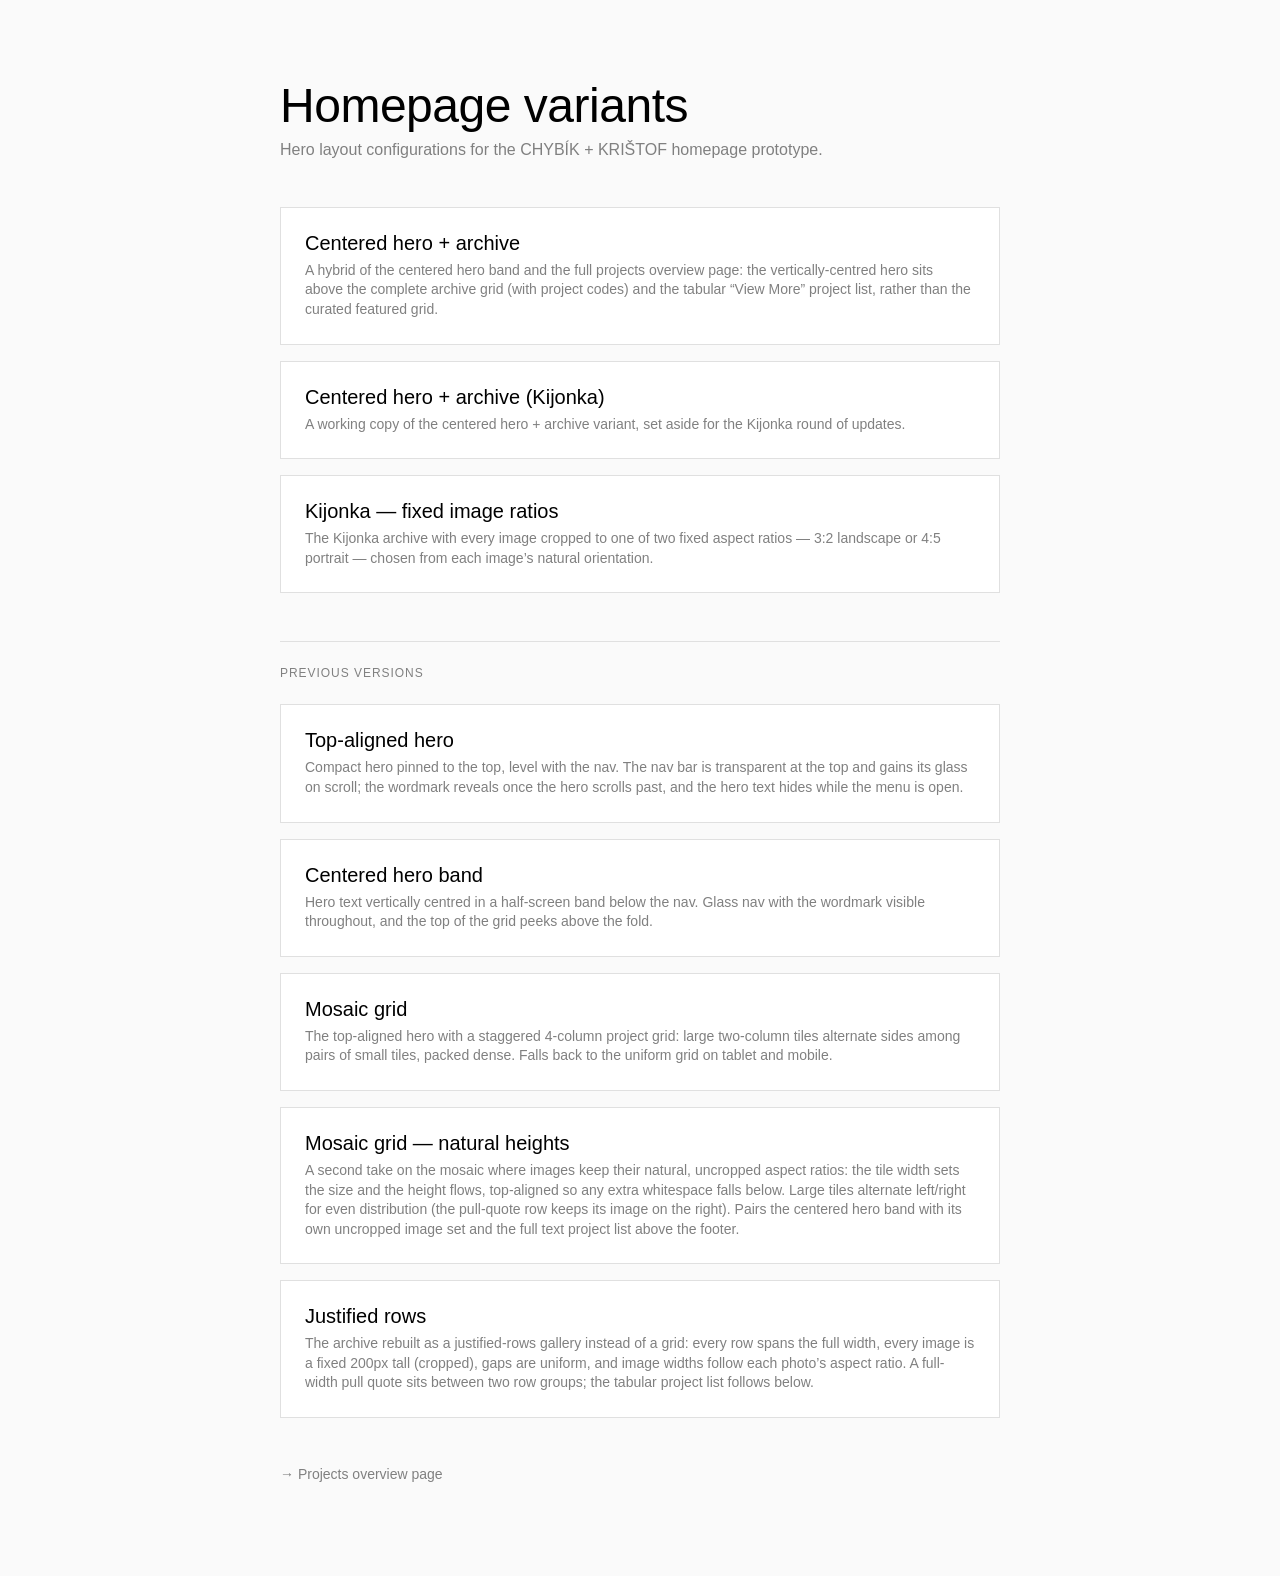
<file: index.html>
<!DOCTYPE html>
<html lang="en">
<head>
  <meta charset="UTF-8">
  <meta name="viewport" content="width=device-width, initial-scale=1.0">
  <meta name="robots" content="noindex, nofollow">
  <title>Homepage variants — CHYBÍK + KRIŠTOF</title>
  <!-- Self-contained landing page: a hub for demoing the homepage layout
       variants without switching git branches. Each link opens a full variant
       page (shared style.css + its own variant CSS). -->
  <style>
    *, *::before, *::after { box-sizing: border-box; }
    body {
      margin: 0;
      padding: 16px;
      background: #fafafa;
      color: #000;
      font-family: "Arial", Arial, system-ui, -apple-system, sans-serif;
      -webkit-font-smoothing: antialiased;
    }
    .wrap { max-width: 720px; margin: 0 auto; padding: 64px 0; }
    h1 {
      margin: 0 0 8px;
      font-size: clamp(28px, 5vw, 48px);
      font-weight: 400;
      line-height: 1.1;
      letter-spacing: -0.01em;
    }
    .sub { margin: 0 0 48px; color: #808080; font-size: 16px; }

    .variants { list-style: none; margin: 0; padding: 0; display: flex; flex-direction: column; gap: 16px; }
    .variant {
      display: block;
      padding: 24px;
      background: #fff;
      border: 1px solid #e0e0e0;
      color: #000;
      text-decoration: none;
      transition: border-color 0.2s ease;
    }
    .variant:hover { border-color: #000; }
    .variant__name { font-size: 20px; }
    .variant__desc { margin-top: 6px; color: #808080; font-size: 14px; line-height: 1.4; }

    .section-divider { margin: 48px 0 0; border: none; border-top: 1px solid #e0e0e0; }
    .section-sub {
      margin: 24px 0;
      font-size: 12px;
      font-weight: 400;
      color: #808080;
      text-transform: uppercase;
      letter-spacing: 0.08em;
    }

    .more { margin-top: 48px; font-size: 14px; }
    .more a { color: #808080; text-decoration: none; transition: color 0.2s ease; }
    .more a:hover { color: #000; }

    @media (prefers-reduced-motion: reduce) {
      .variant, .more a { transition: none; }
    }
  </style>
</head>
<body>
  <main class="wrap">
    <h1>Homepage variants</h1>
    <p class="sub">Hero layout configurations for the CHYBÍK + KRIŠTOF homepage prototype.</p>

    <ul class="variants">
      <li><a class="variant" href="home-archive.html">
        <div class="variant__name">Centered hero + archive</div>
        <div class="variant__desc">A hybrid of the centered hero band and the full projects overview page: the vertically-centred hero sits above the complete archive grid (with project codes) and the tabular “View More” project list, rather than the curated featured grid.</div>
      </a></li>
      <li><a class="variant" href="home-archive-kijonka.html">
        <div class="variant__name">Centered hero + archive (Kijonka)</div>
        <div class="variant__desc">A working copy of the centered hero + archive variant, set aside for the Kijonka round of updates.</div>
      </a></li>
      <li><a class="variant" href="home-archive-kijonka-ratios.html">
        <div class="variant__name">Kijonka — fixed image ratios</div>
        <div class="variant__desc">The Kijonka archive with every image cropped to one of two fixed aspect ratios — 3:2 landscape or 4:5 portrait — chosen from each image’s natural orientation.</div>
      </a></li>
    </ul>

    <hr class="section-divider">
    <h2 class="section-sub">Previous versions</h2>

    <ul class="variants">
      <li><a class="variant" href="home.html">
        <div class="variant__name">Top-aligned hero</div>
        <div class="variant__desc">Compact hero pinned to the top, level with the nav. The nav bar is transparent at the top and gains its glass on scroll; the wordmark reveals once the hero scrolls past, and the hero text hides while the menu is open.</div>
      </a></li>
      <li><a class="variant" href="home-centered.html">
        <div class="variant__name">Centered hero band</div>
        <div class="variant__desc">Hero text vertically centred in a half-screen band below the nav. Glass nav with the wordmark visible throughout, and the top of the grid peeks above the fold.</div>
      </a></li>
      <li><a class="variant" href="home-mosaic.html">
        <div class="variant__name">Mosaic grid</div>
        <div class="variant__desc">The top-aligned hero with a staggered 4-column project grid: large two-column tiles alternate sides among pairs of small tiles, packed dense. Falls back to the uniform grid on tablet and mobile.</div>
      </a></li>
      <li><a class="variant" href="home-mosaic-2.html">
        <div class="variant__name">Mosaic grid — natural heights</div>
        <div class="variant__desc">A second take on the mosaic where images keep their natural, uncropped aspect ratios: the tile width sets the size and the height flows, top-aligned so any extra whitespace falls below. Large tiles alternate left/right for even distribution (the pull-quote row keeps its image on the right). Pairs the centered hero band with its own uncropped image set and the full text project list above the footer.</div>
      </a></li>
      <li><a class="variant" href="home-archive-rows.html">
        <div class="variant__name">Justified rows</div>
        <div class="variant__desc">The archive rebuilt as a justified-rows gallery instead of a grid: every row spans the full width, every image is a fixed 200px tall (cropped), gaps are uniform, and image widths follow each photo’s aspect ratio. A full-width pull quote sits between two row groups; the tabular project list follows below.</div>
      </a></li>
    </ul>

    <p class="more"><a href="projects.html">→ Projects overview page</a></p>
  </main>
</body>
</html>
</file>
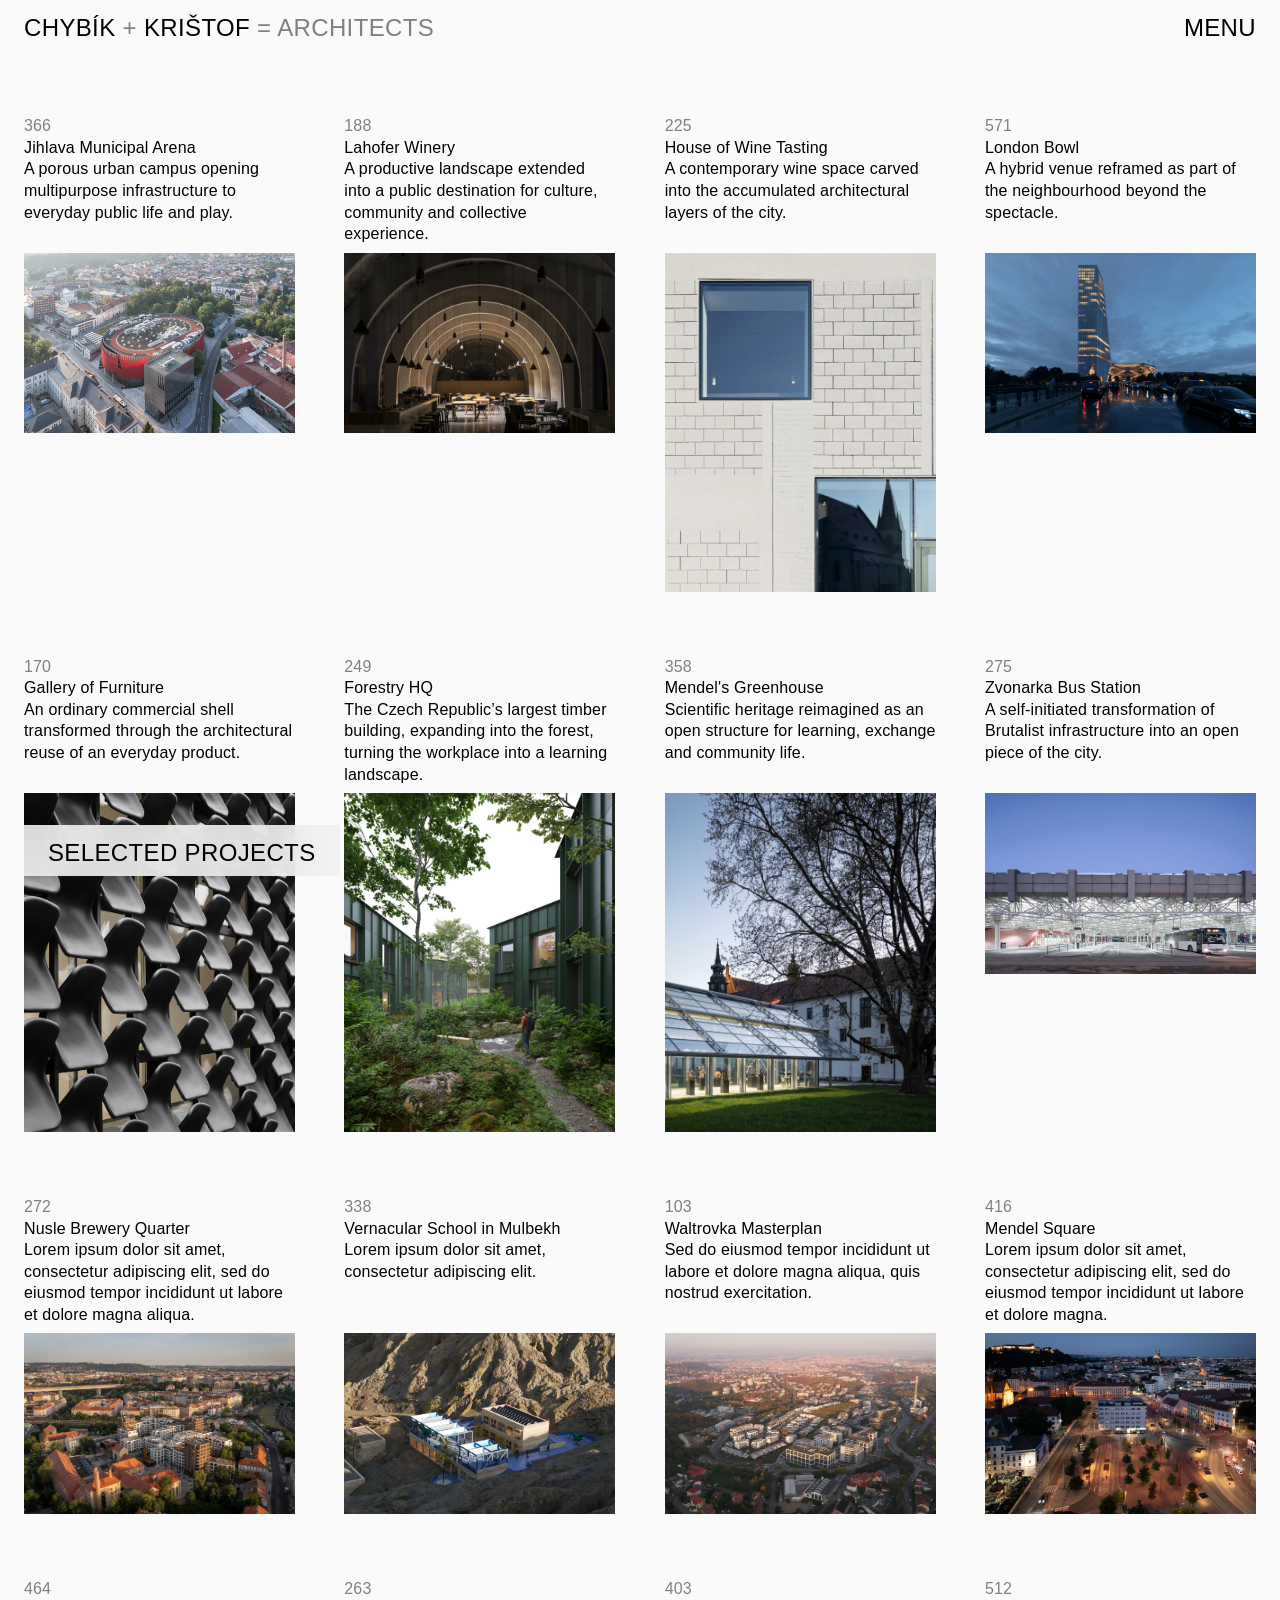
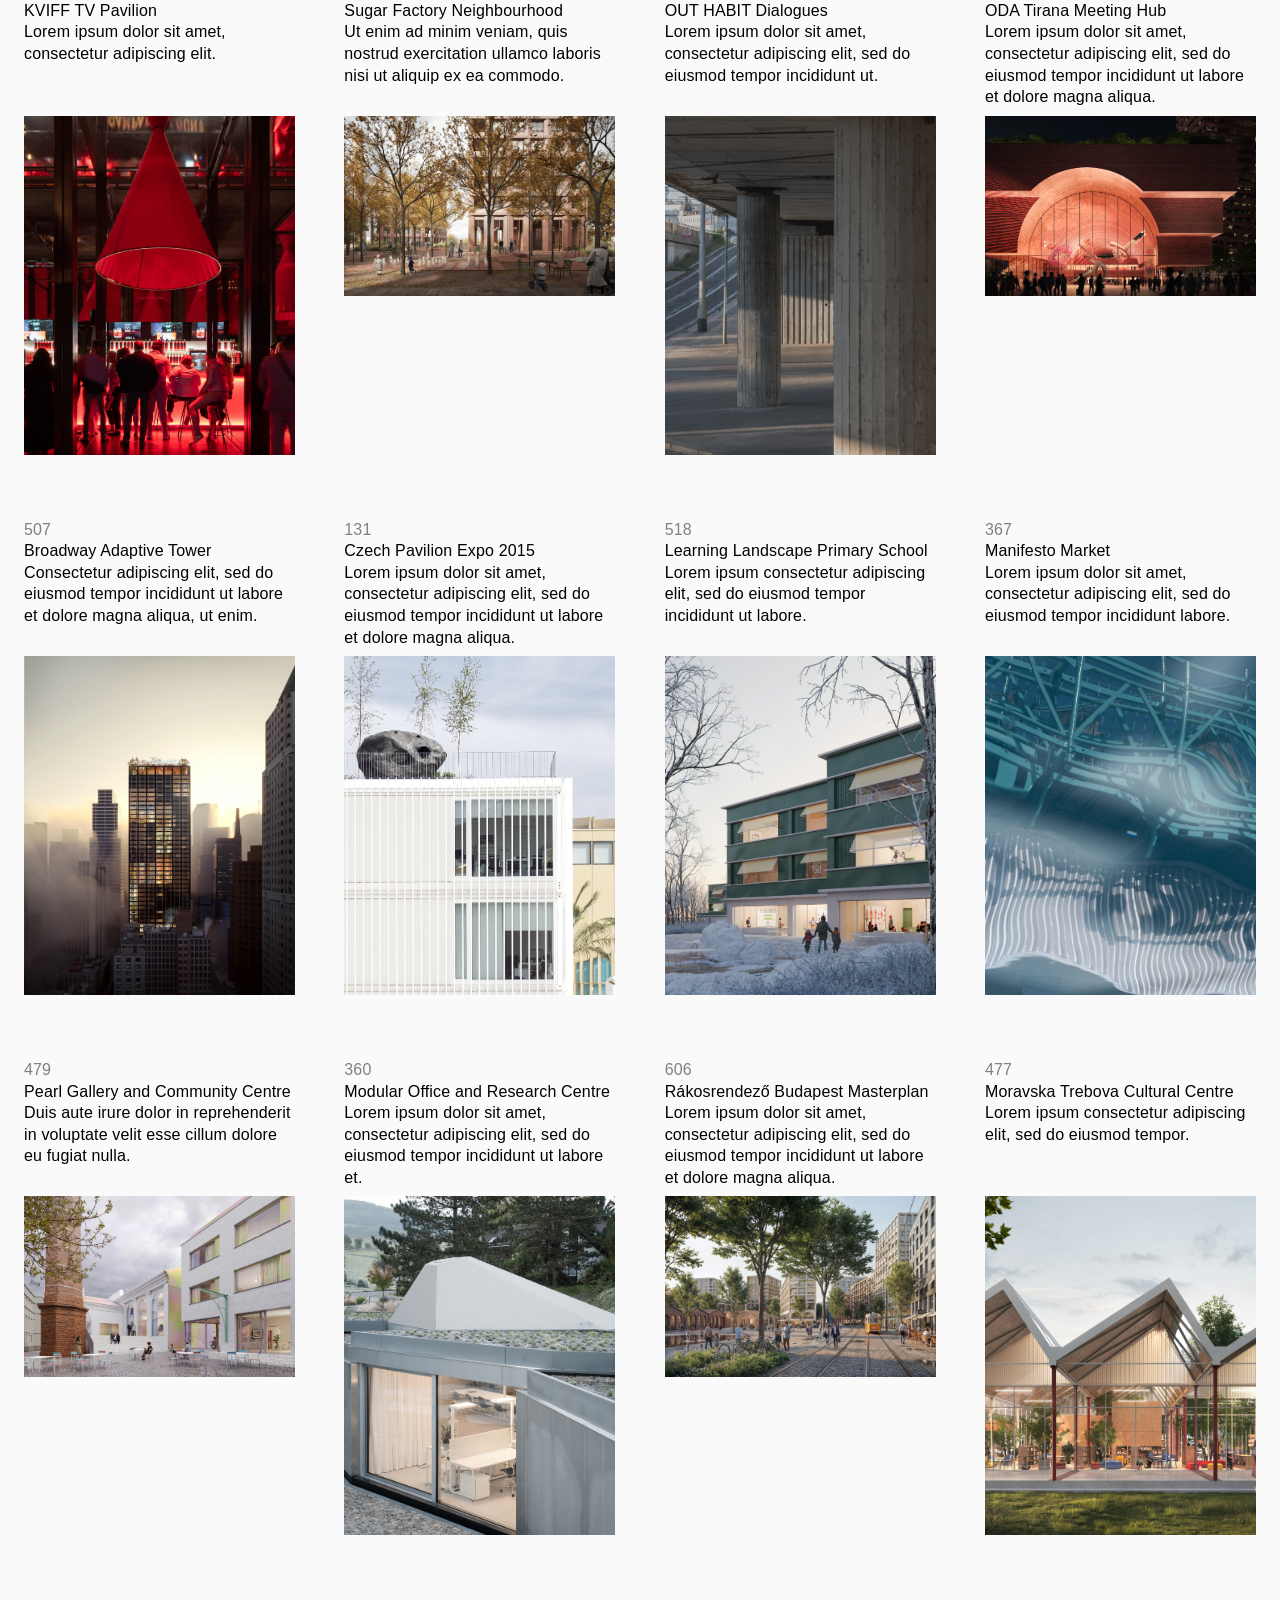
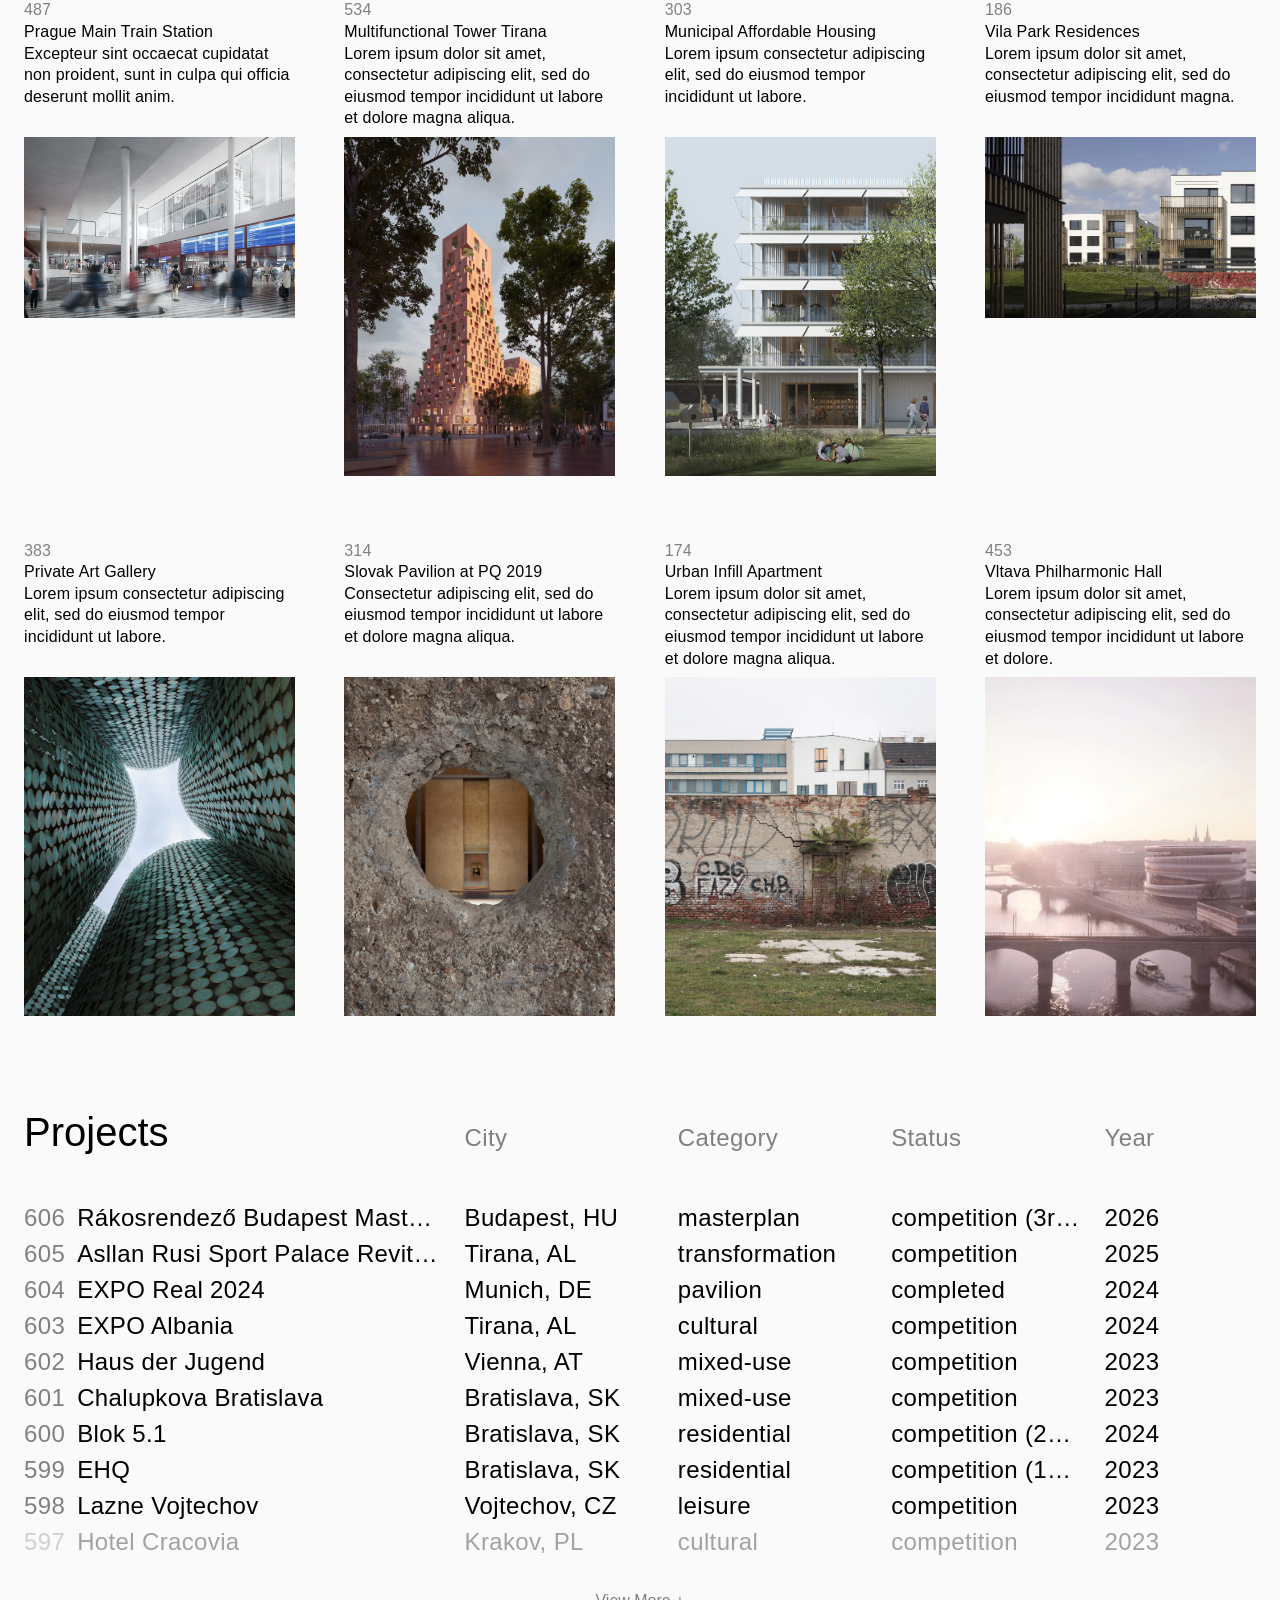
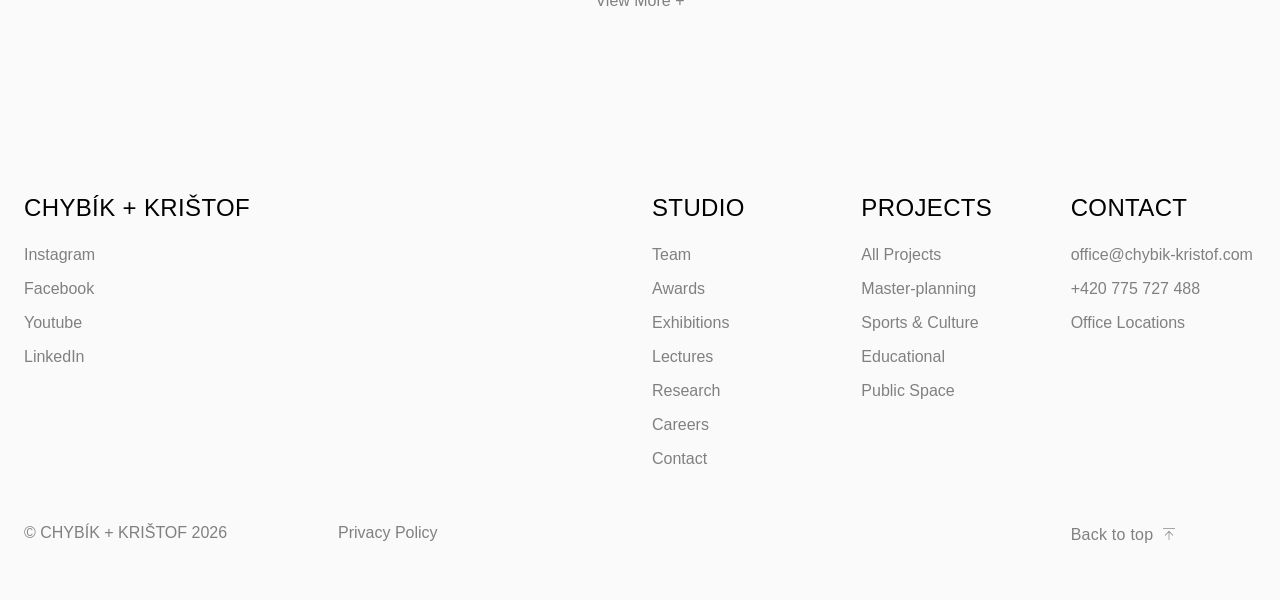
<file: home-archive-kijonka-ratios.html>
<!DOCTYPE html>
<html lang="en">
<head>
  <meta charset="UTF-8">
  <meta name="viewport" content="width=device-width, initial-scale=1.0">
  <meta name="robots" content="noindex, nofollow">
  <title>CHYBÍK + KRIŠTOF — Archive (Kijonka, fixed ratios)</title>
  <link rel="stylesheet" href="style.css">
  <link rel="stylesheet" href="home-archive-kijonka-ratios.css">
  <script src="chrome.js"></script>
</head>
<body id="top">
  <site-nav></site-nav>

  <main class="page">
    <!-- Projects overview format (archive grid + project list). Images only —
         each cropped to a fixed 3:2 (landscape) or 4:5 (portrait) ratio. -->
    <section class="module-archive" id="archive" aria-label="Projects"></section>

    <section class="project-list" id="projects" aria-label="Project list">
      <header class="project-list__head">
        <h2 class="project-list__title">Projects</h2>
        <div class="project-list__labels" aria-hidden="true">
          <span>City</span><span>Category</span><span>Status</span><span>Year</span>
        </div>
      </header>
      <div class="project-list__rows" id="projectRows"></div>
      <button class="project-list__more" id="projectMore" type="button">View More +</button>
    </section>
  </main>

  <site-footer></site-footer>

  <!-- Jump menu uses same-page anchors (no base); label tracks the section. -->
  <site-jump label="Selected Projects"></site-jump>

  <!-- Generated list of filenames in ./images/ (see generate-manifest.sh), then
       this page's custom display order (overrides the alphabetical manifest) and
       title overrides, the per-image aspect ratios, then the shared archive-grid
       renderer. archive.js reads window.IMAGE_RATIOS to tag each image
       landscape/portrait so the CSS can crop it. Images only — no pull quotes. -->
  <script src="manifest.js"></script>
  <script src="home-archive-kijonka-ratios-order.js"></script>
  <script src="home-archive-kijonka-ratios-titles.js"></script>
  <script src="image-ratios.js"></script>
  <script src="archive-data.js"></script>
  <script src="archive.js"></script>

  <!-- Project-list data + its shared renderer. -->
  <script src="projects.js"></script>
  <script src="project-list.js"></script>

  <!-- Shared nav toggle + jump-menu label behaviour. -->
  <script src="site.js"></script>
</body>
</html>
</file>
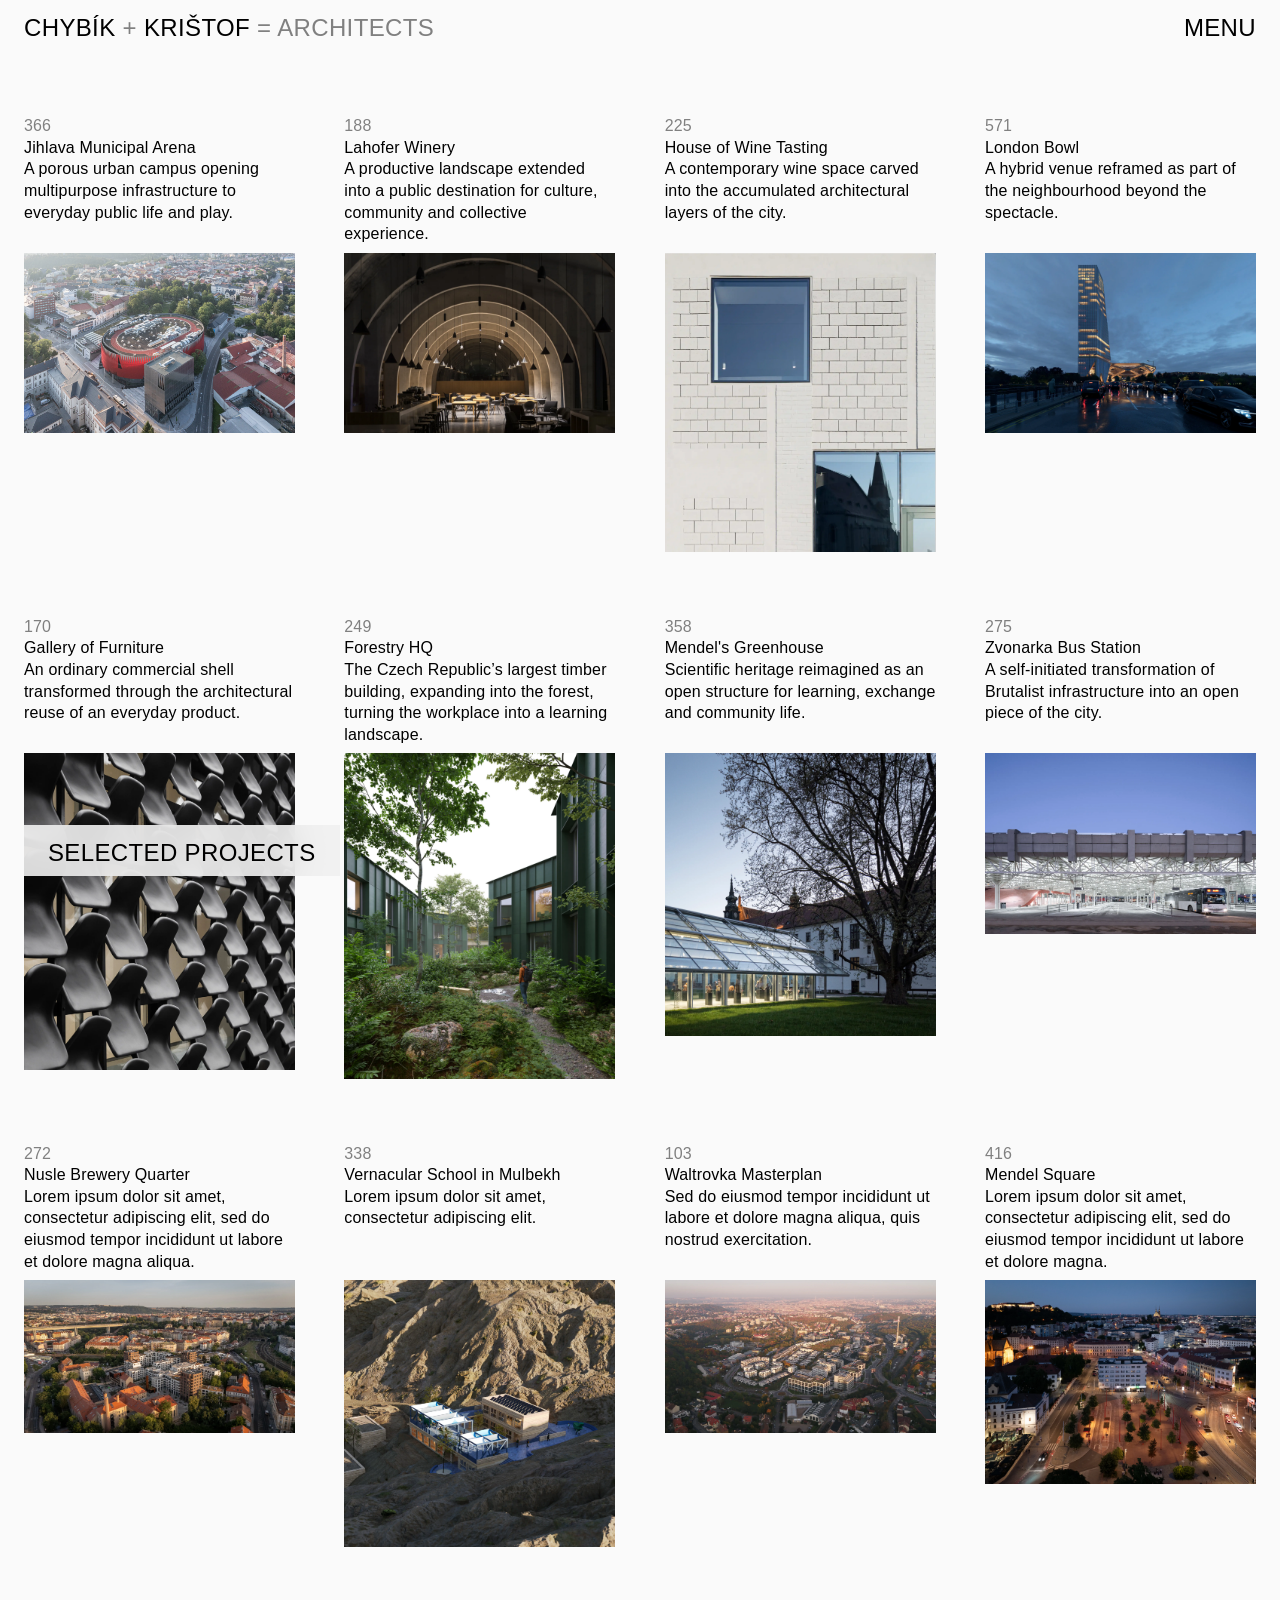
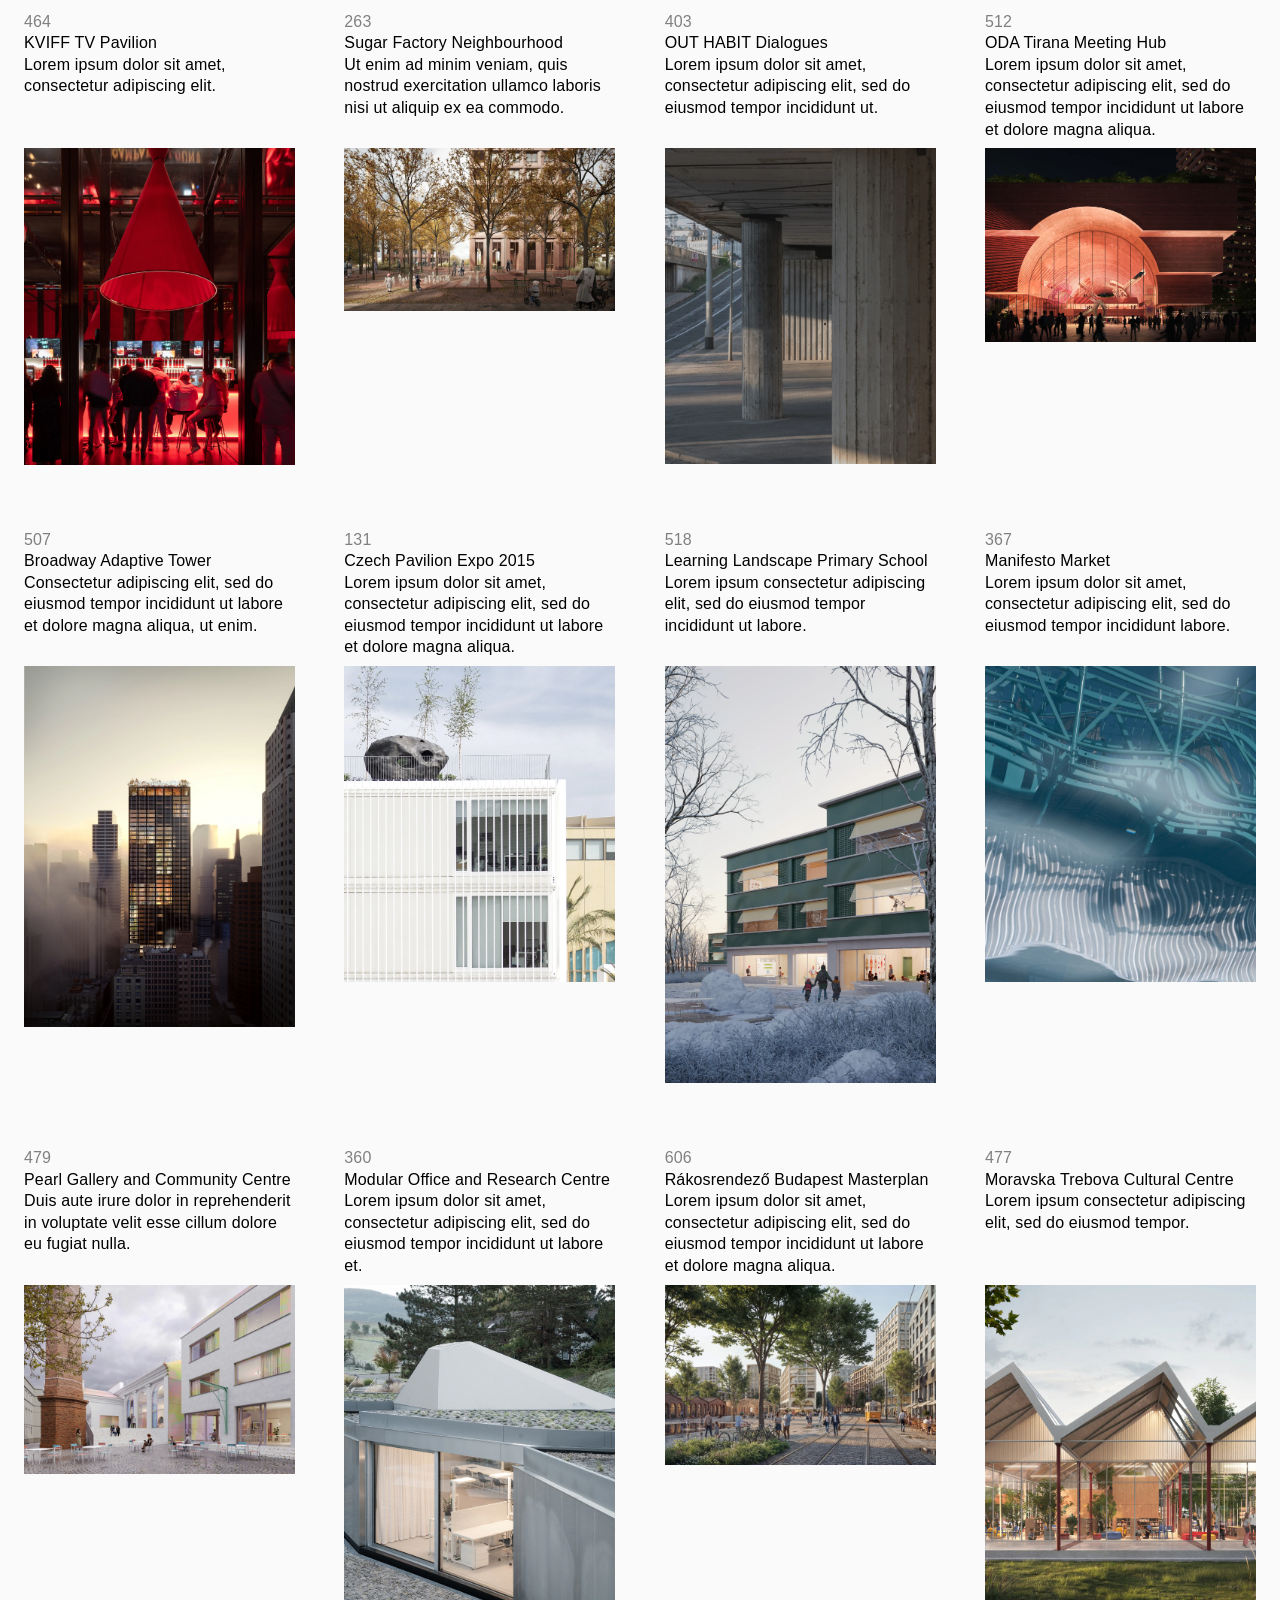
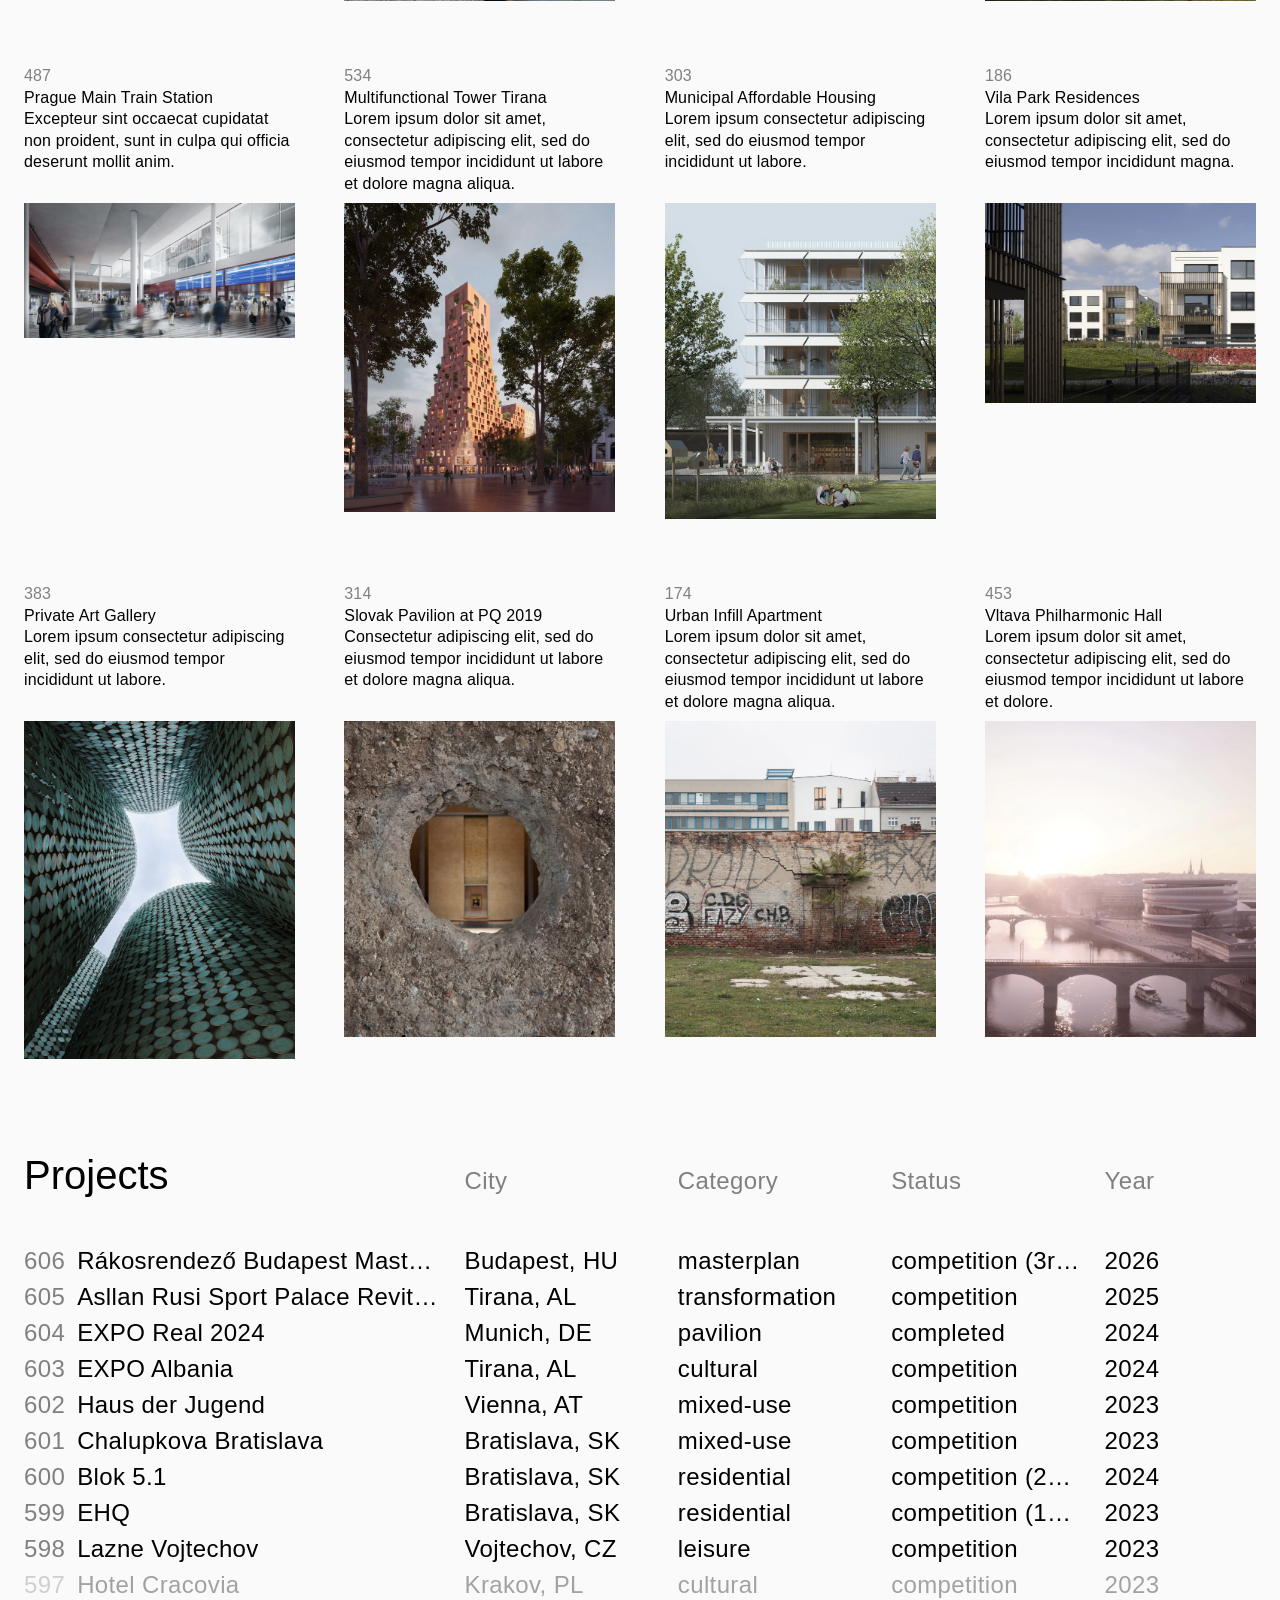
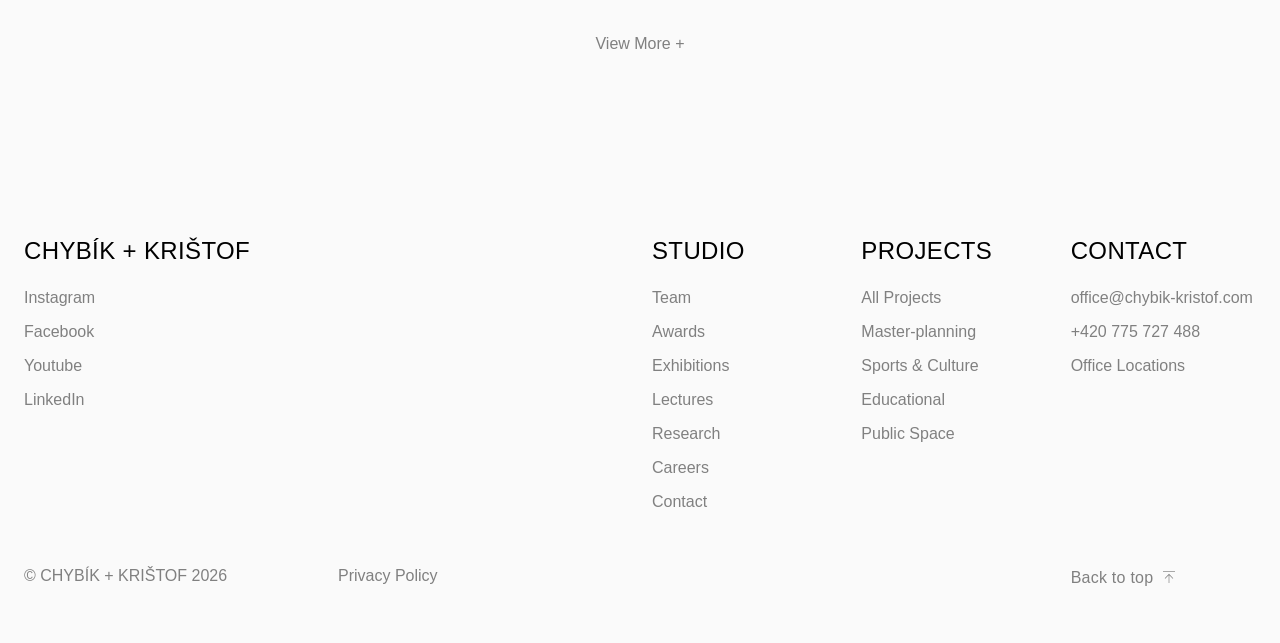
<file: home-archive-kijonka.html>
<!DOCTYPE html>
<html lang="en">
<head>
  <meta charset="UTF-8">
  <meta name="viewport" content="width=device-width, initial-scale=1.0">
  <meta name="robots" content="noindex, nofollow">
  <title>CHYBÍK + KRIŠTOF — Archive (Kijonka)</title>
  <link rel="stylesheet" href="style.css">
  <link rel="stylesheet" href="home-archive-kijonka.css">
  <script src="chrome.js"></script>
</head>
<body id="top">
  <site-nav></site-nav>

  <main class="page">
    <!-- Projects overview format (archive grid + project list), with pull-quote
         modules dropped into the grid — inserted and sized by archive-quote.js. -->
    <section class="module-archive" id="archive" aria-label="Projects"></section>

    <section class="project-list" id="projects" aria-label="Project list">
      <header class="project-list__head">
        <h2 class="project-list__title">Projects</h2>
        <div class="project-list__labels" aria-hidden="true">
          <span>City</span><span>Category</span><span>Status</span><span>Year</span>
        </div>
      </header>
      <div class="project-list__rows" id="projectRows"></div>
      <button class="project-list__more" id="projectMore" type="button">View More +</button>
    </section>
  </main>

  <site-footer></site-footer>

  <!-- Jump menu uses same-page anchors (no base); label tracks the section. -->
  <site-jump label="Selected Projects"></site-jump>

  <!-- Generated list of filenames in ./images/ (see generate-manifest.sh), then
       this page's custom display order (overrides the alphabetical manifest),
       then the shared archive-grid renderer. This variant has no pull-quote
       modules — the grid holds images only. -->
  <script src="manifest.js"></script>
  <script src="home-archive-kijonka-order.js"></script>
  <script src="home-archive-kijonka-titles.js"></script>
  <script src="archive-data.js"></script>
  <script src="archive.js"></script>

  <!-- Project-list data + its shared renderer. -->
  <script src="projects.js"></script>
  <script src="project-list.js"></script>

  <!-- Shared nav toggle + jump-menu label behaviour. -->
  <script src="site.js"></script>
</body>
</html>
</file>
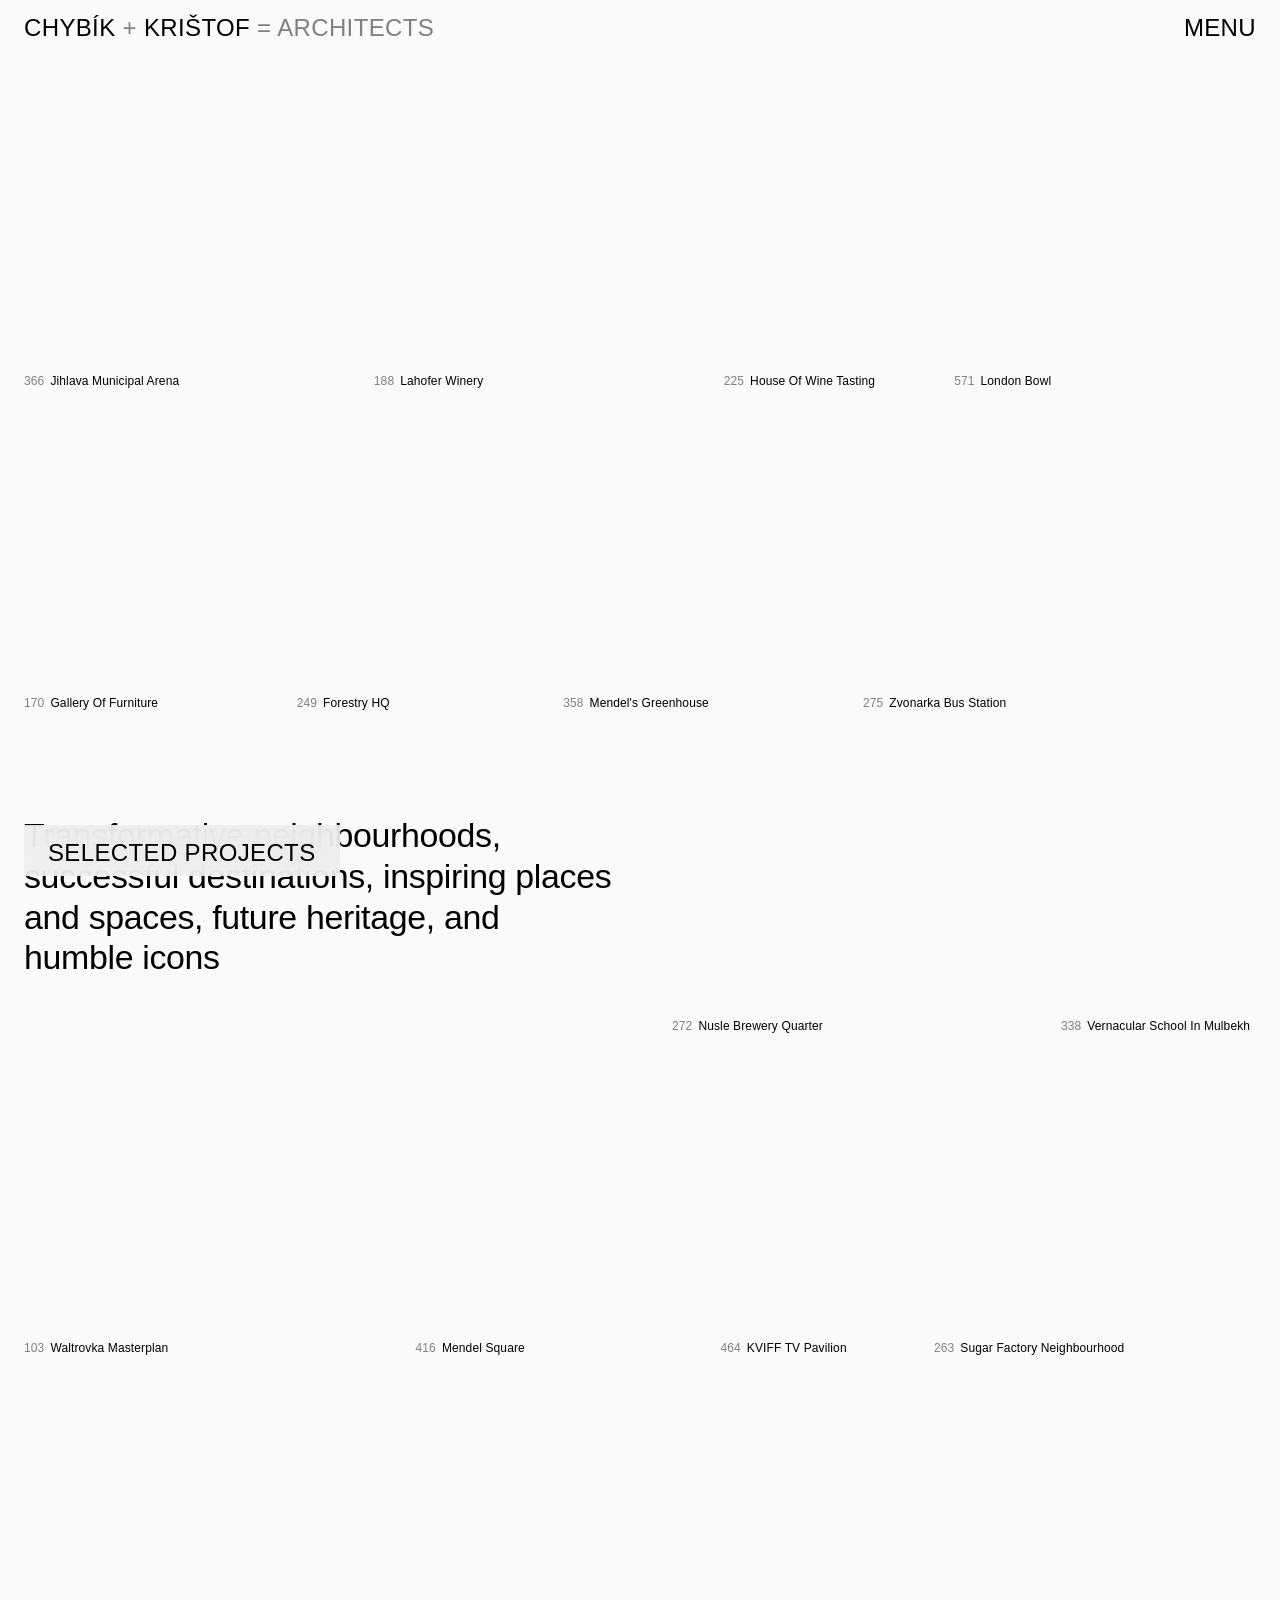
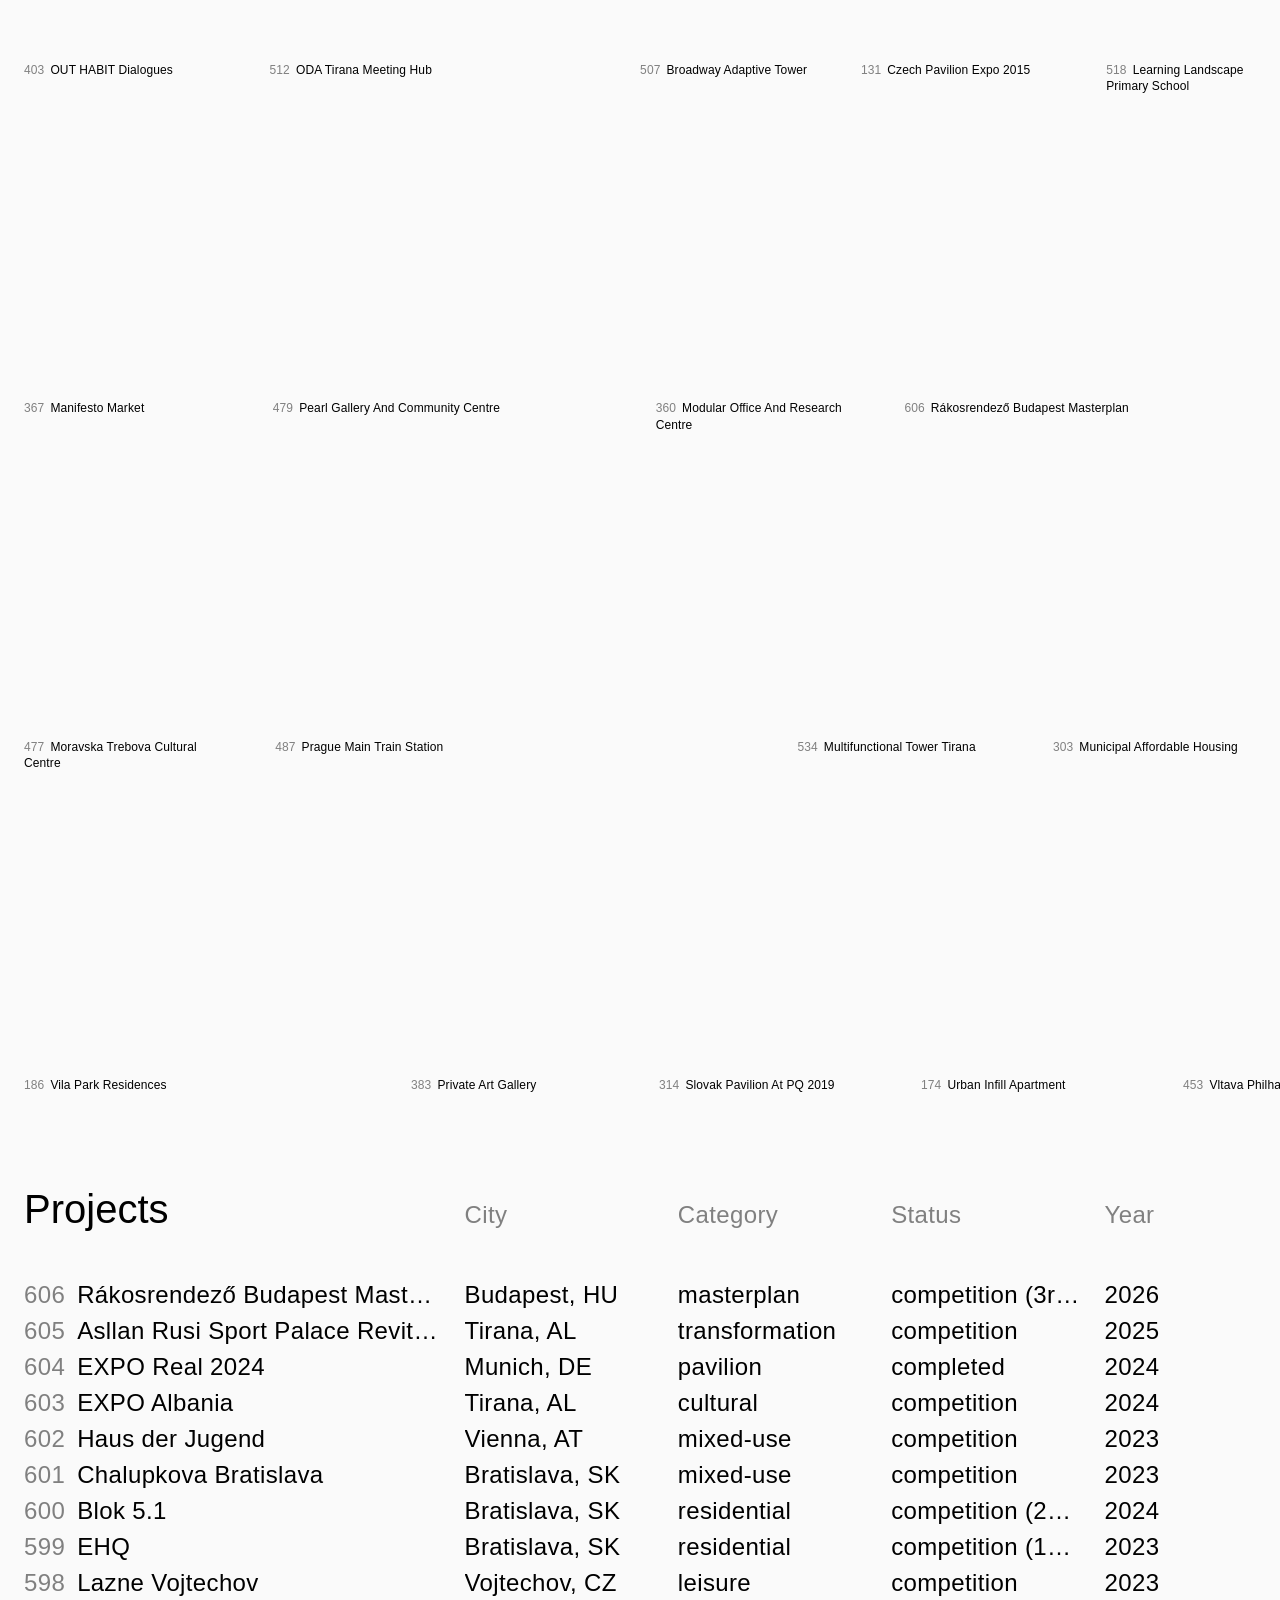
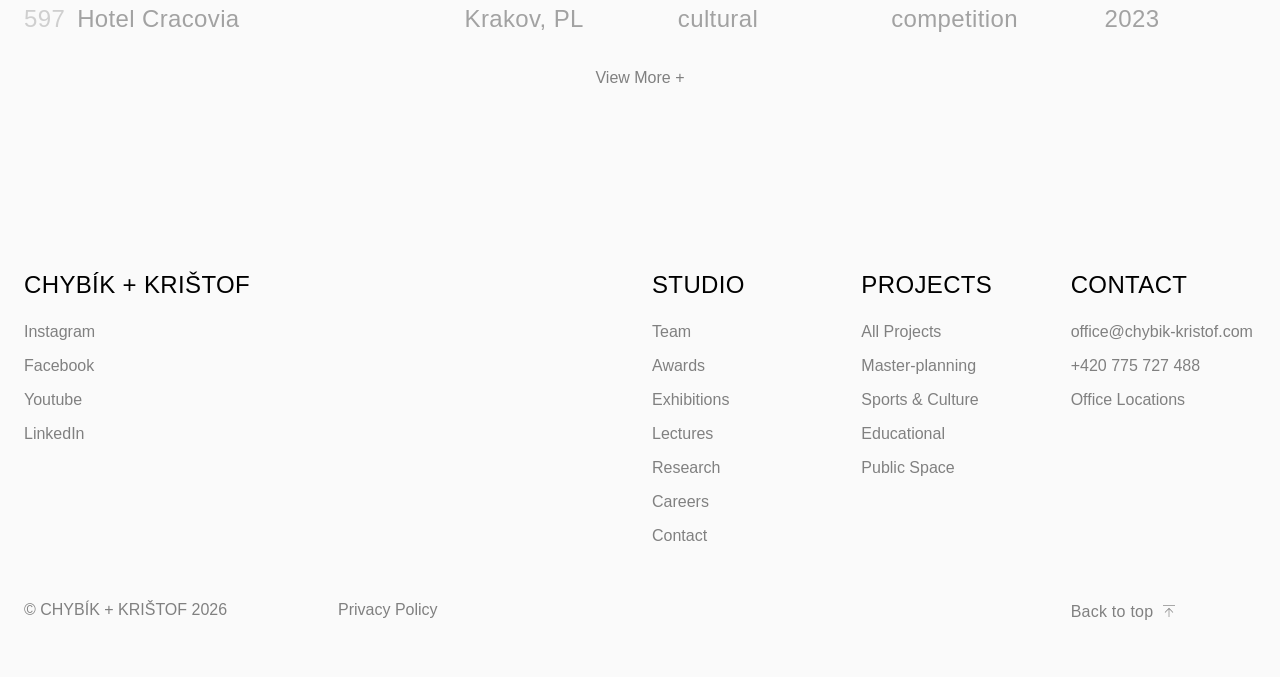
<file: home-archive-rows.html>
<!DOCTYPE html>
<html lang="en">
<head>
  <meta charset="UTF-8">
  <meta name="viewport" content="width=device-width, initial-scale=1.0">
  <meta name="robots" content="noindex, nofollow">
  <title>CHYBÍK + KRIŠTOF — Justified rows</title>
  <link rel="stylesheet" href="style.css">
  <link rel="stylesheet" href="home-archive-rows.css">
  <script src="chrome.js"></script>
</head>
<body id="top">
  <site-nav></site-nav>

  <main class="page">
    <!-- Justified-rows gallery (built by justified-rows.js): full-width rows,
         fixed 200px image height, uniform gaps, aspect-driven widths, with a
         full-width pull-quote band between two row groups. -->
    <section id="archive" aria-label="Projects"></section>

    <section class="project-list" id="projects" aria-label="Project list">
      <header class="project-list__head">
        <h2 class="project-list__title">Projects</h2>
        <div class="project-list__labels" aria-hidden="true">
          <span>City</span><span>Category</span><span>Status</span><span>Year</span>
        </div>
      </header>
      <div class="project-list__rows" id="projectRows"></div>
      <button class="project-list__more" id="projectMore" type="button">View More +</button>
    </section>
  </main>

  <site-footer></site-footer>

  <!-- Jump menu uses same-page anchors (no base); label tracks the section. -->
  <site-jump label="Selected Projects"></site-jump>

  <!-- Image list + this page's display order, then precomputed aspect ratios and
       the shared code map, then the justified-rows renderer. -->
  <script src="manifest.js"></script>
  <script src="home-archive-order.js"></script>
  <script src="image-ratios.js"></script>
  <script src="archive-data.js"></script>
  <script src="justified-rows.js"></script>

  <!-- Project-list data + its shared renderer. -->
  <script src="projects.js"></script>
  <script src="project-list.js"></script>

  <!-- Shared nav toggle + jump-menu label behaviour. -->
  <script src="site.js"></script>
</body>
</html>
</file>
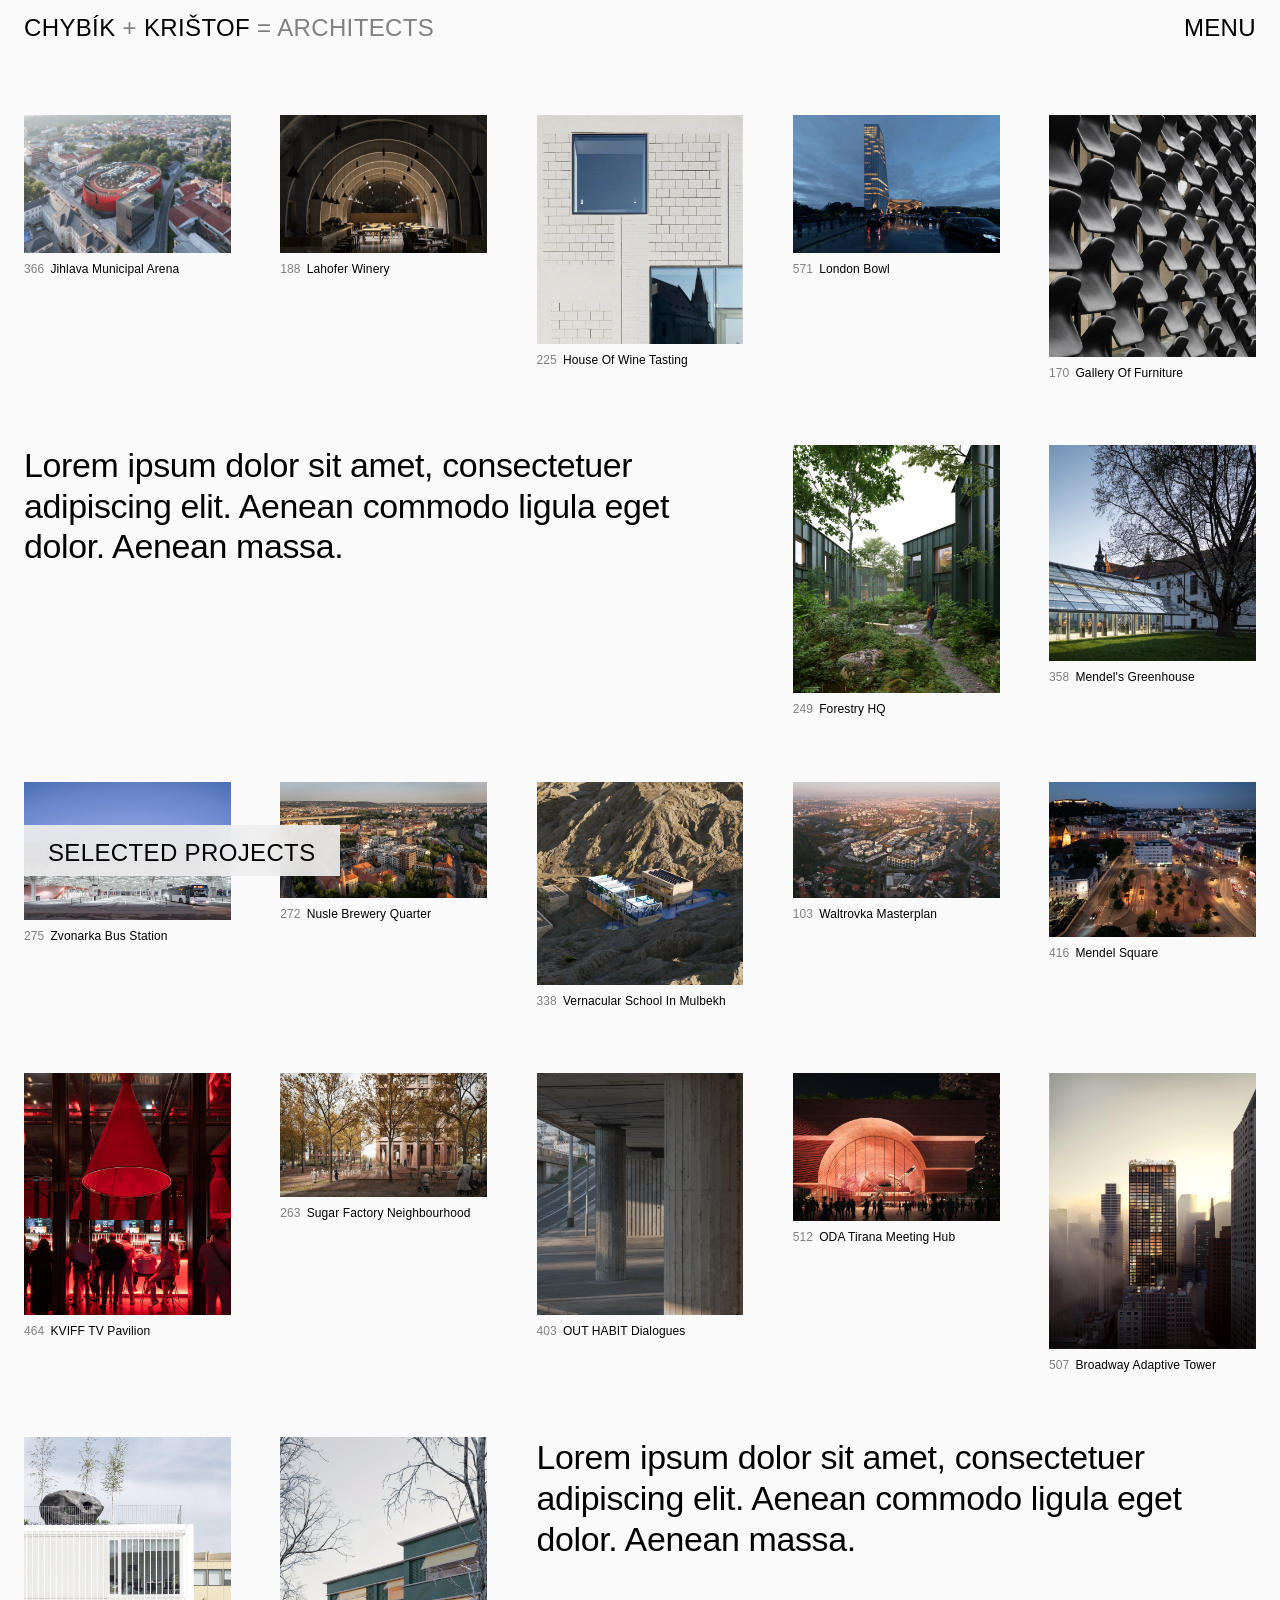
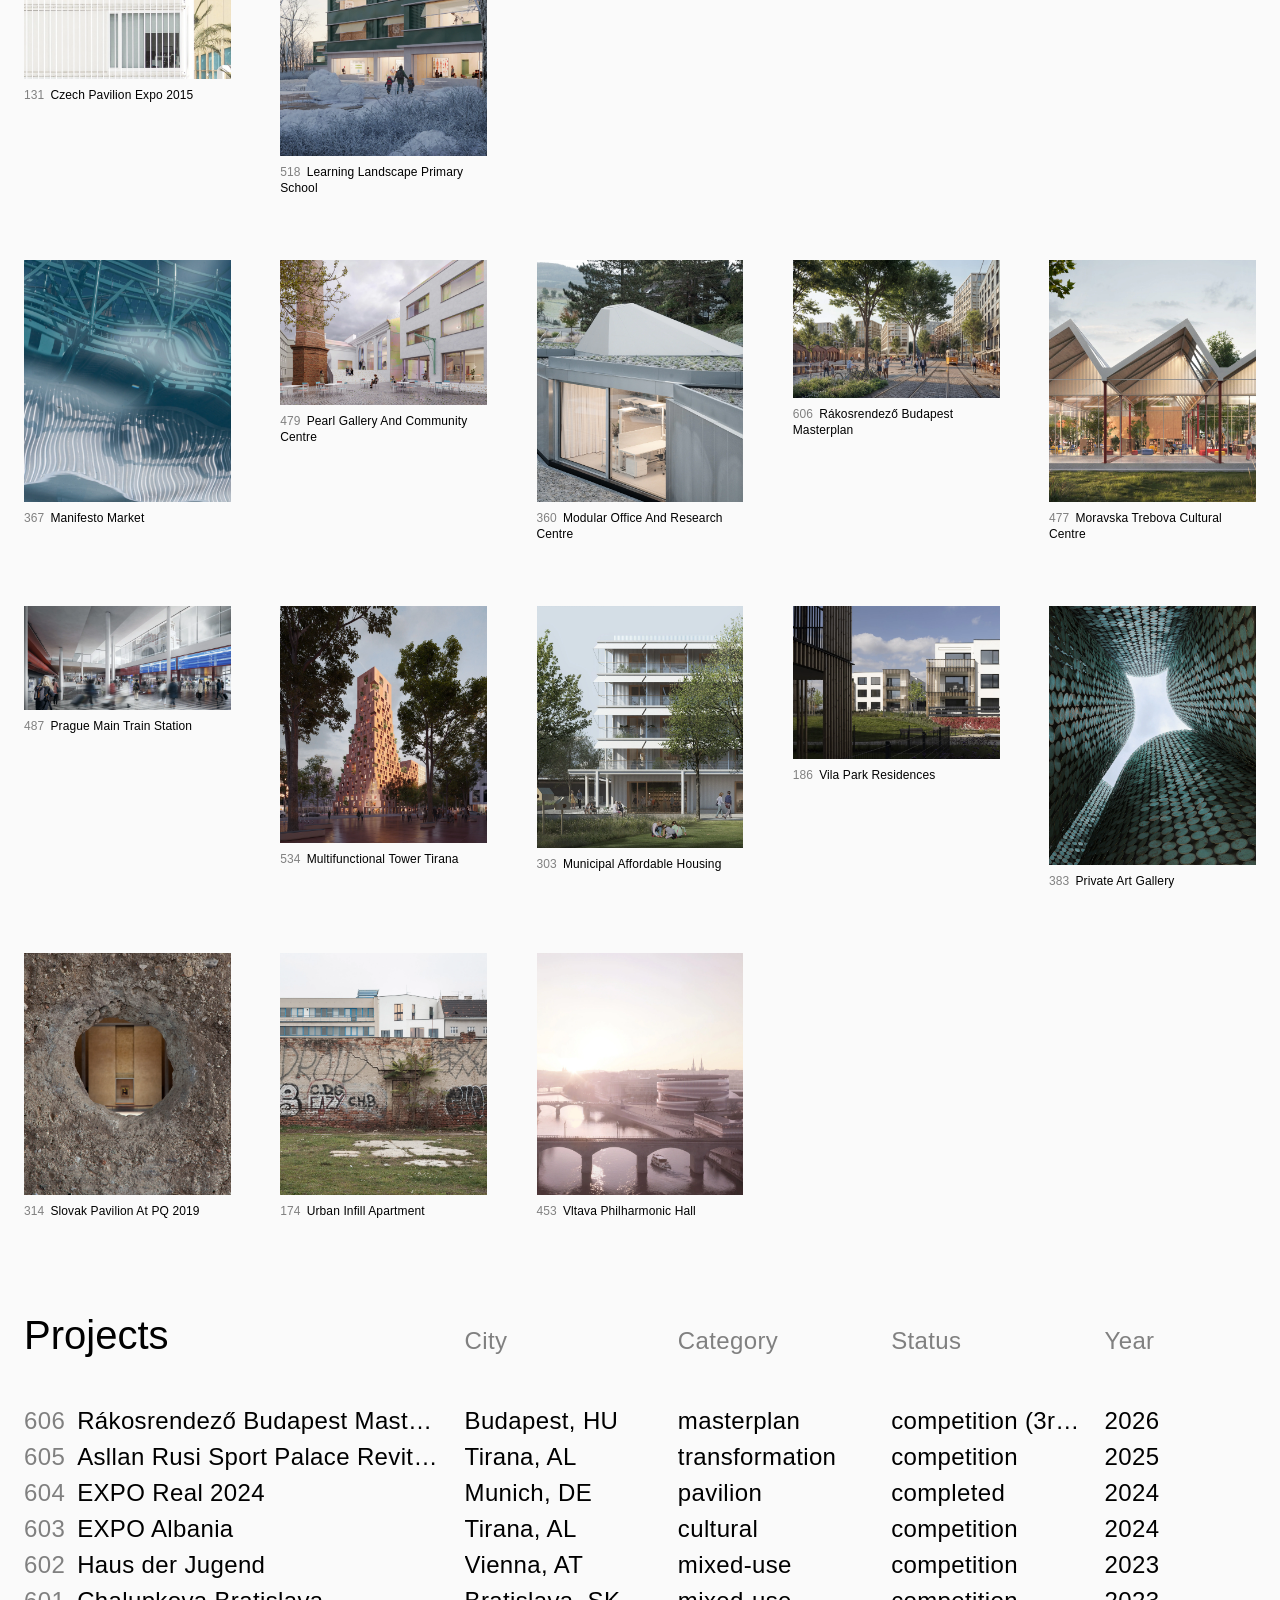
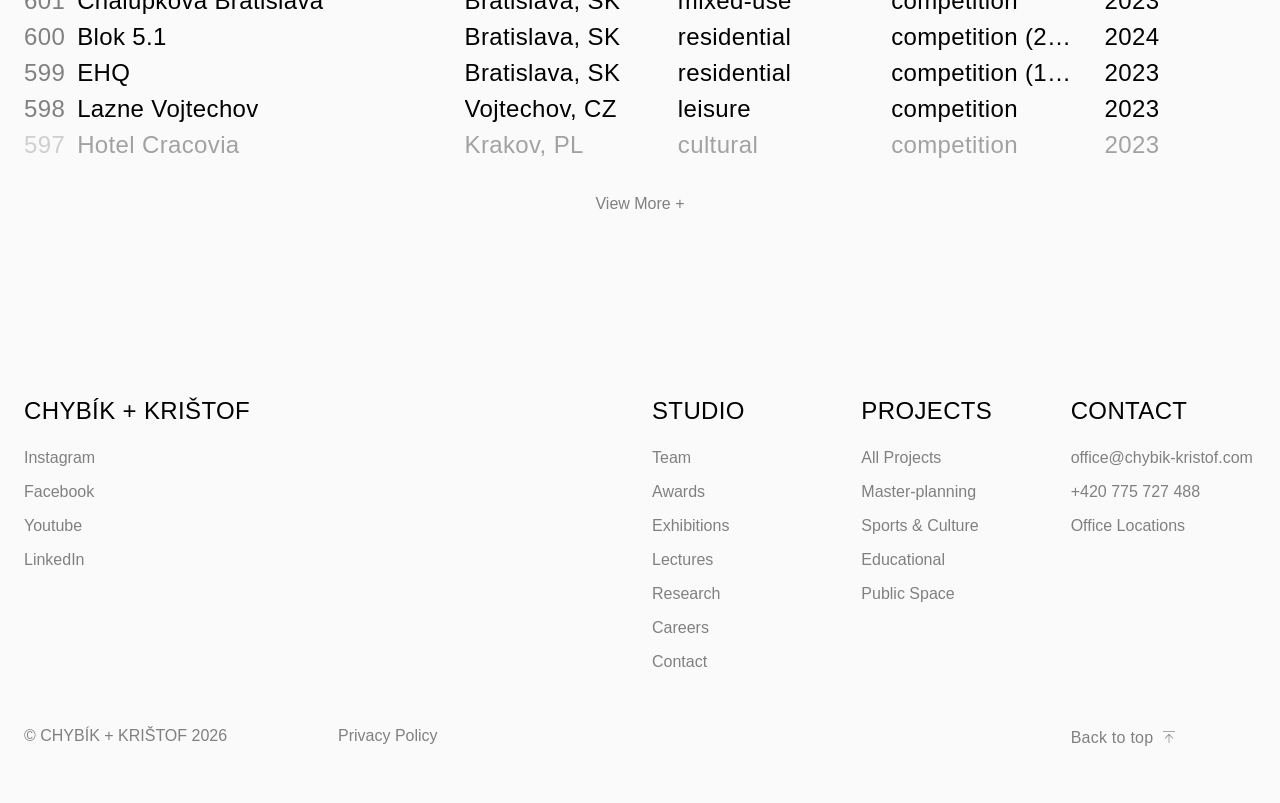
<file: home-archive.html>
<!DOCTYPE html>
<html lang="en">
<head>
  <meta charset="UTF-8">
  <meta name="viewport" content="width=device-width, initial-scale=1.0">
  <meta name="robots" content="noindex, nofollow">
  <title>CHYBÍK + KRIŠTOF — Archive + pull quote</title>
  <link rel="stylesheet" href="style.css">
  <link rel="stylesheet" href="home-archive.css">
  <script src="chrome.js"></script>
</head>
<body id="top">
  <site-nav></site-nav>

  <main class="page">
    <!-- Projects overview format (archive grid + project list), with pull-quote
         modules dropped into the grid — inserted and sized by archive-quote.js. -->
    <section class="module-archive" id="archive" aria-label="Projects"></section>

    <section class="project-list" id="projects" aria-label="Project list">
      <header class="project-list__head">
        <h2 class="project-list__title">Projects</h2>
        <div class="project-list__labels" aria-hidden="true">
          <span>City</span><span>Category</span><span>Status</span><span>Year</span>
        </div>
      </header>
      <div class="project-list__rows" id="projectRows"></div>
      <button class="project-list__more" id="projectMore" type="button">View More +</button>
    </section>
  </main>

  <site-footer></site-footer>

  <!-- Jump menu uses same-page anchors (no base); label tracks the section. -->
  <site-jump label="Selected Projects"></site-jump>

  <!-- Generated list of filenames in ./images/ (see generate-manifest.sh), then
       this page's custom display order (overrides the alphabetical manifest),
       then the shared archive-grid renderer, then the pull-quote modules. -->
  <script src="manifest.js"></script>
  <script src="home-archive-order.js"></script>
  <script src="archive-data.js"></script>
  <script src="archive.js"></script>
  <script src="archive-quote.js"></script>

  <!-- Project-list data + its shared renderer. -->
  <script src="projects.js"></script>
  <script src="project-list.js"></script>

  <!-- Shared nav toggle + jump-menu label behaviour. -->
  <script src="site.js"></script>
</body>
</html>
</file>
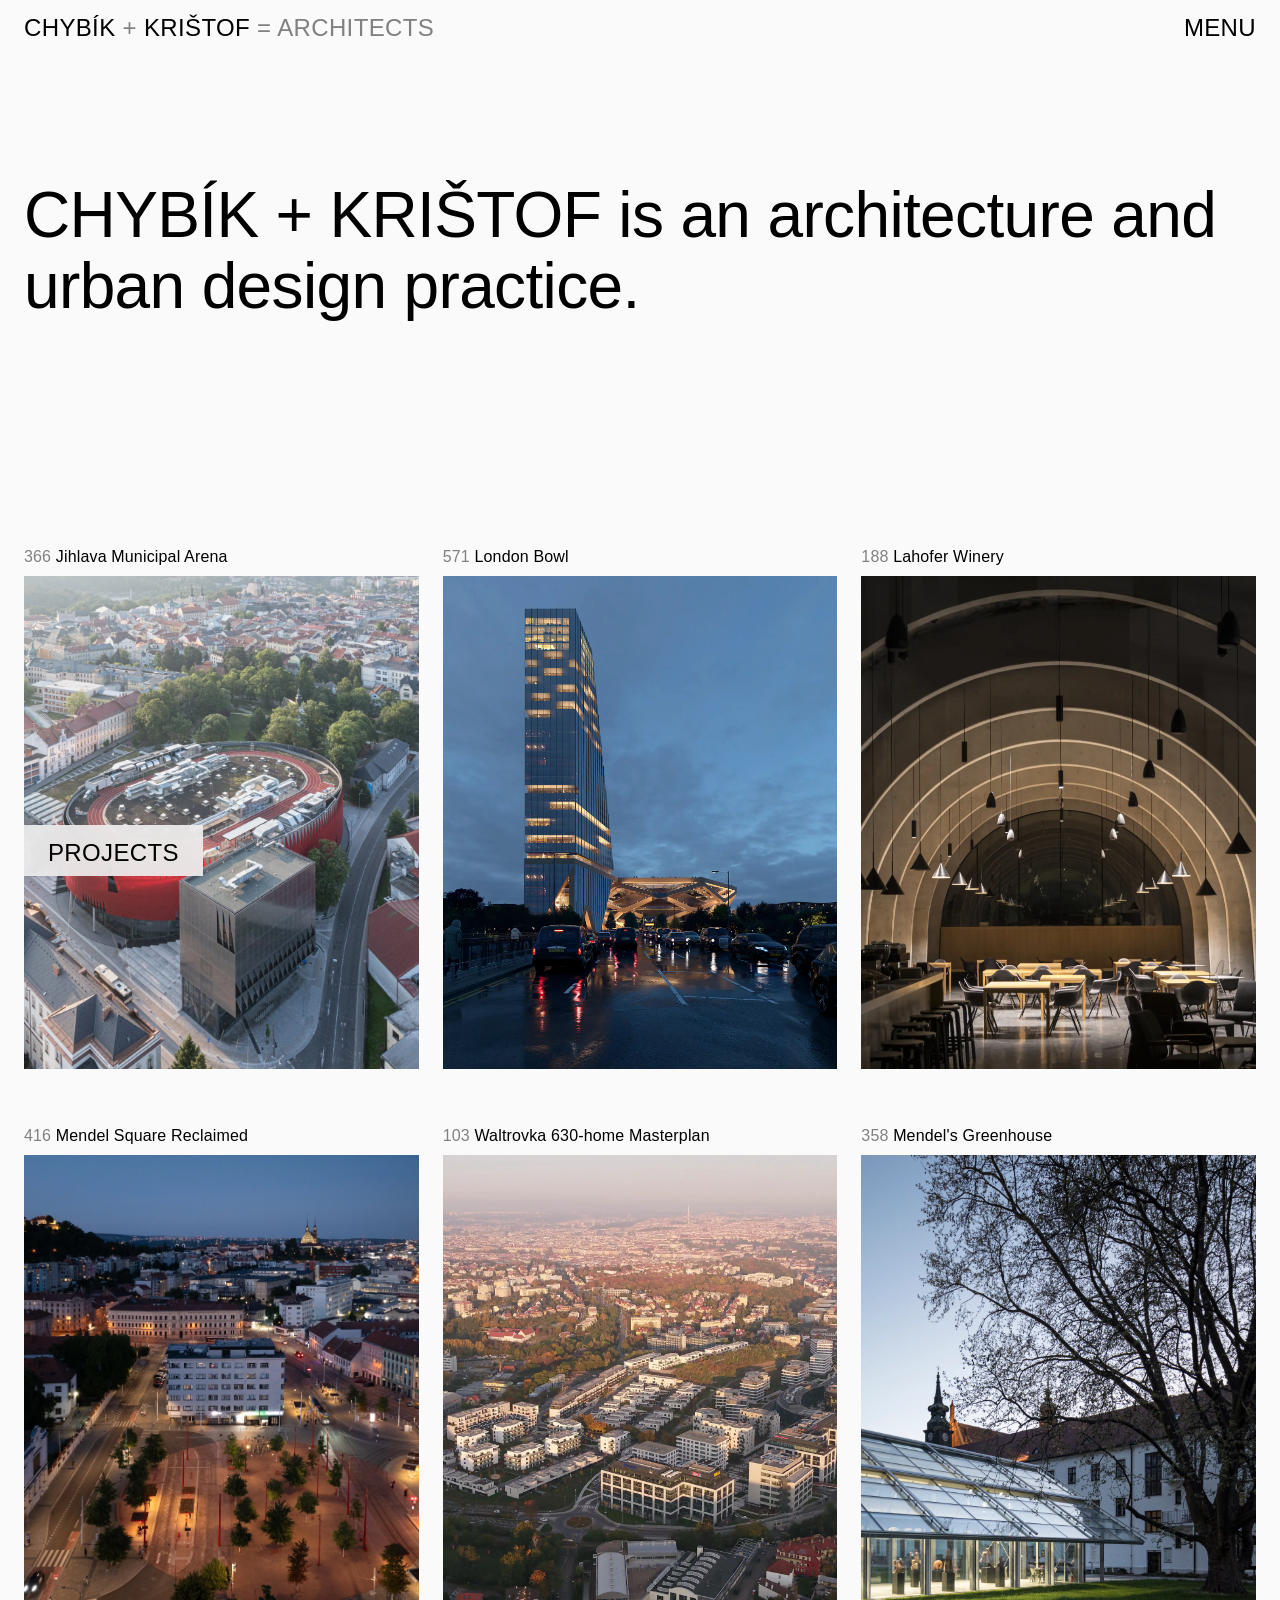
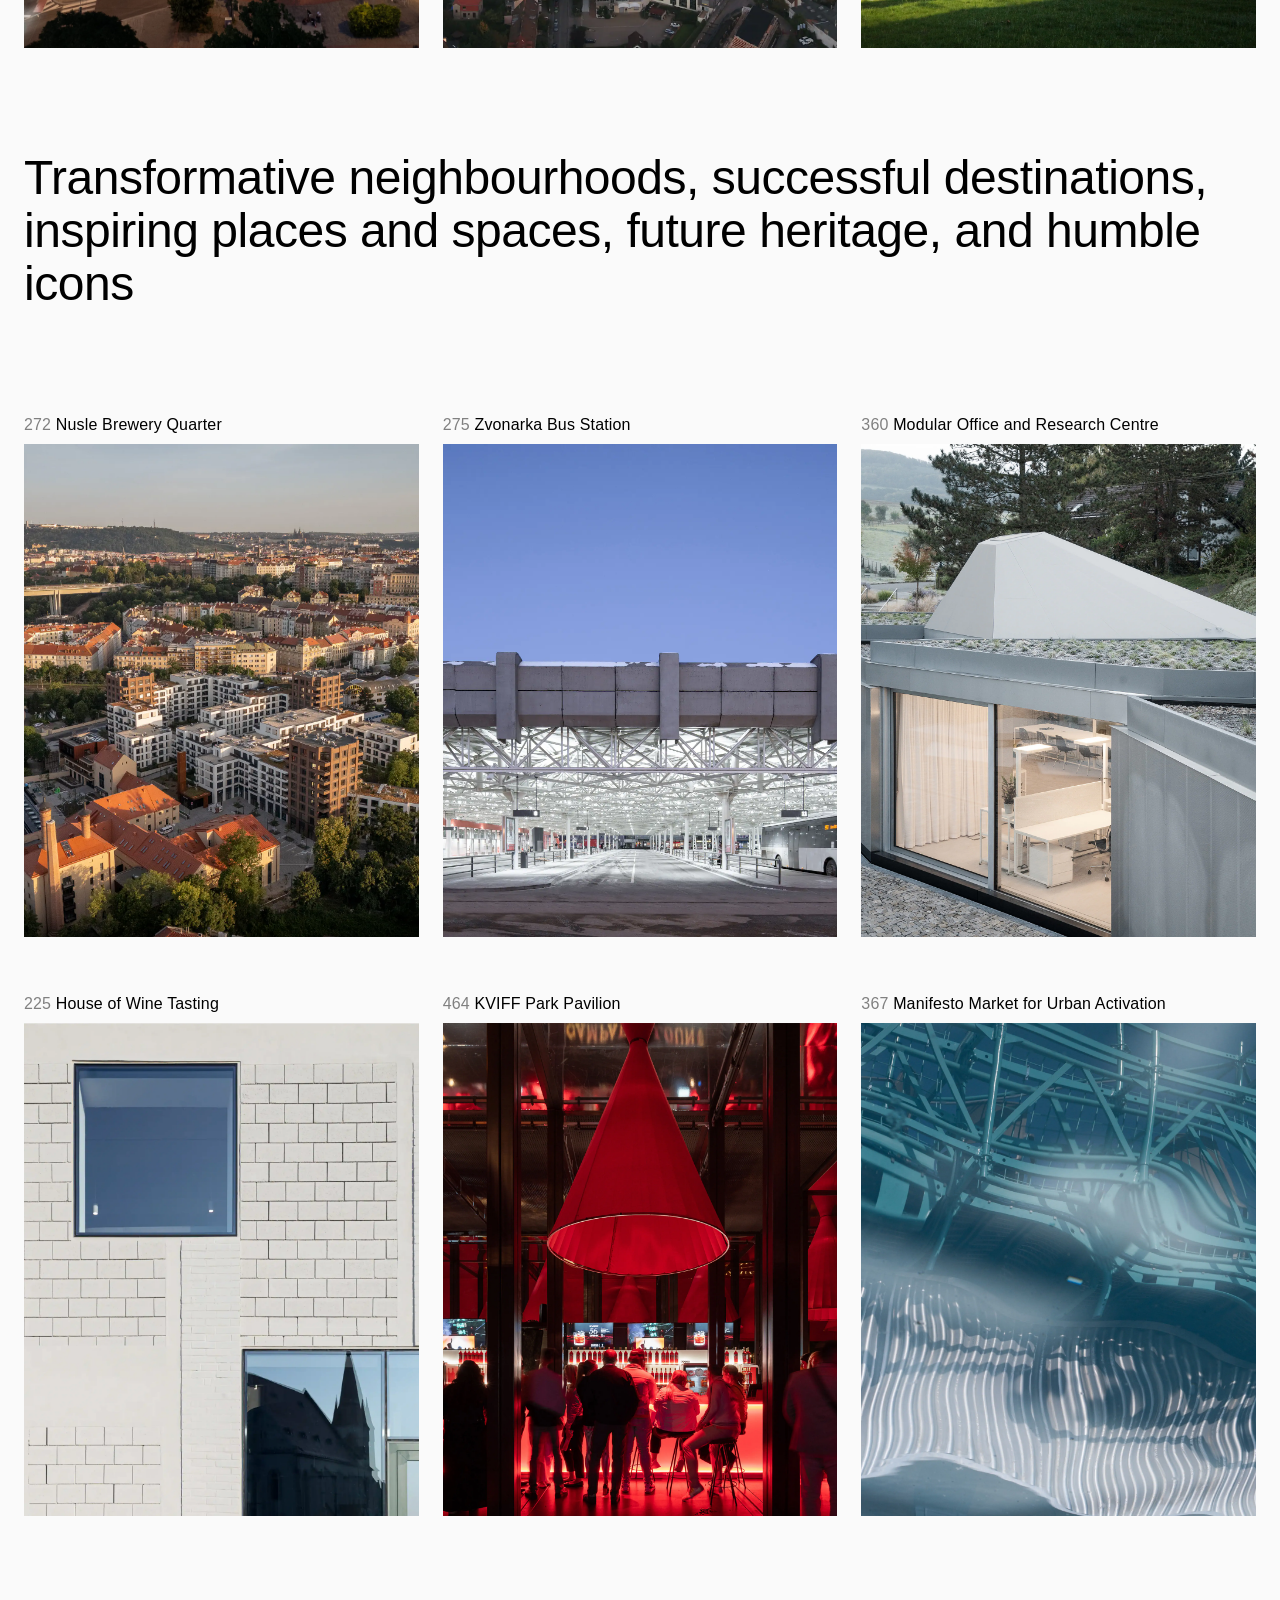
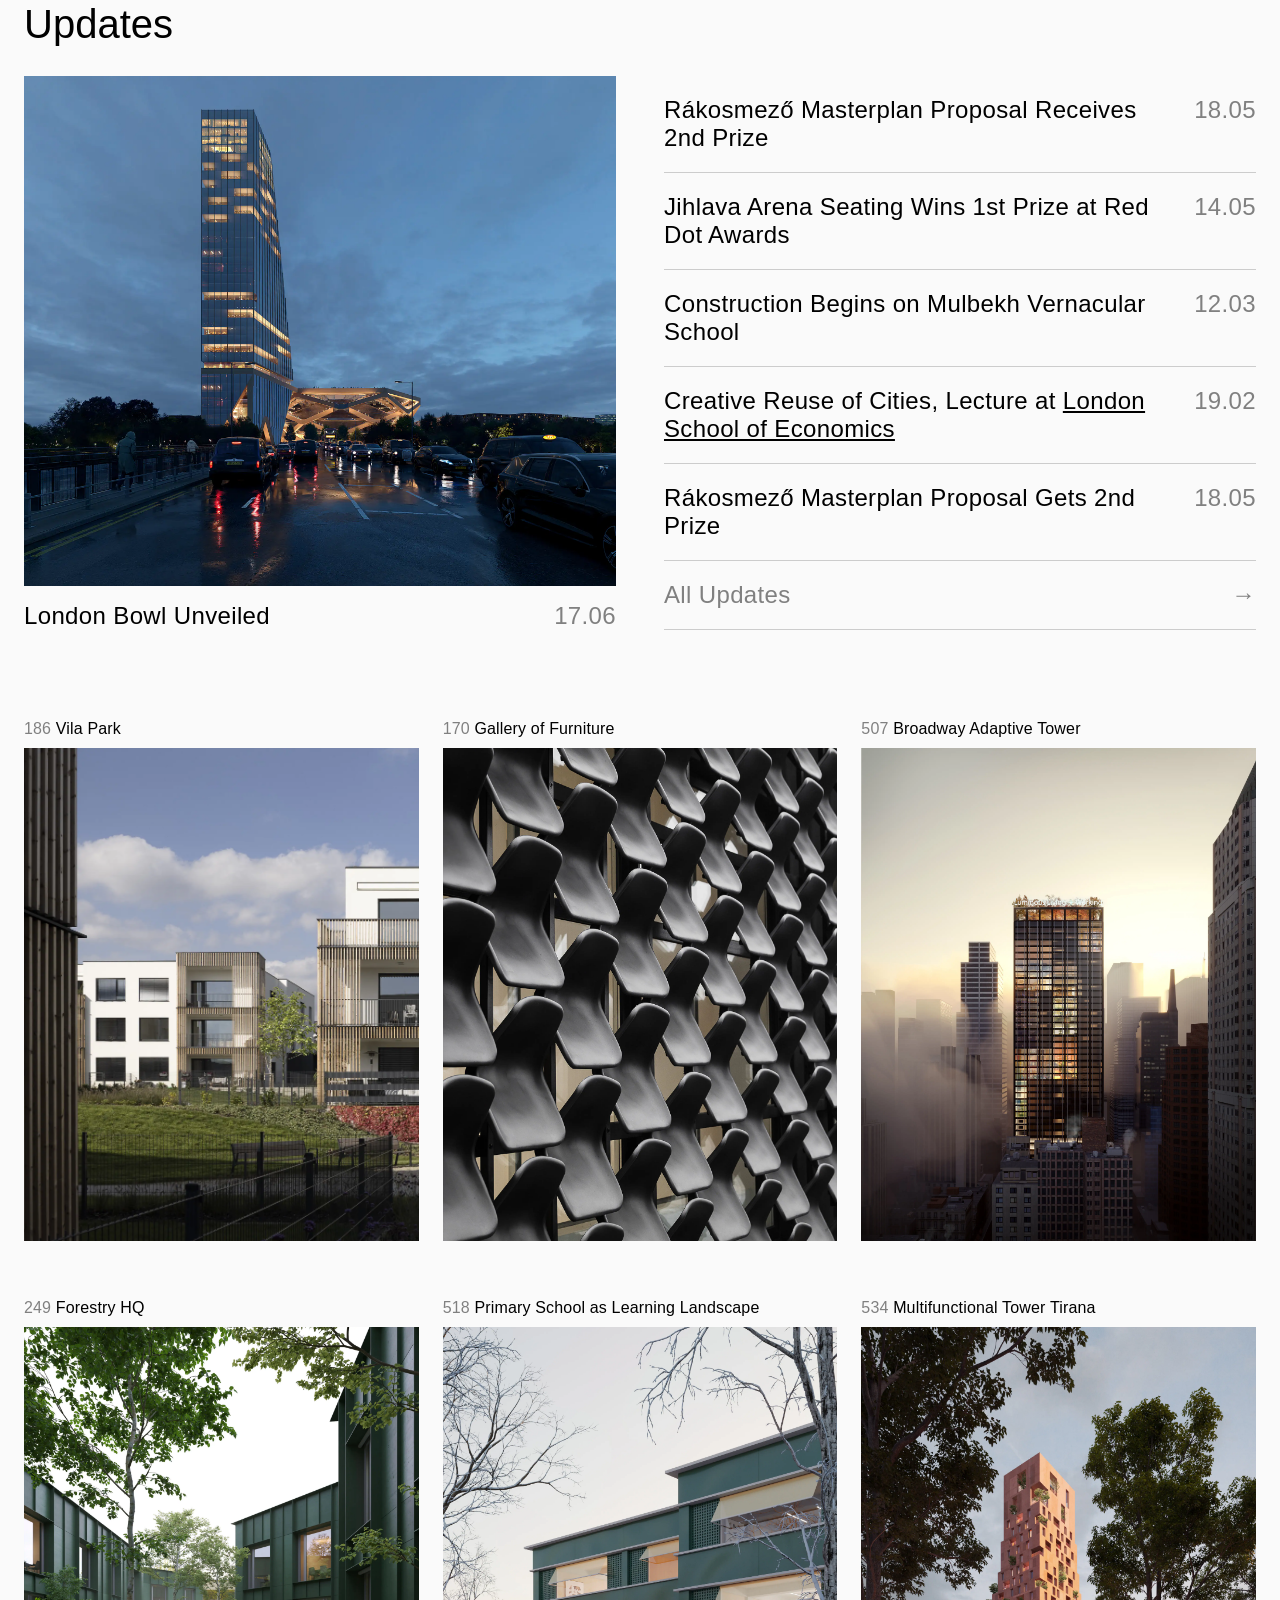
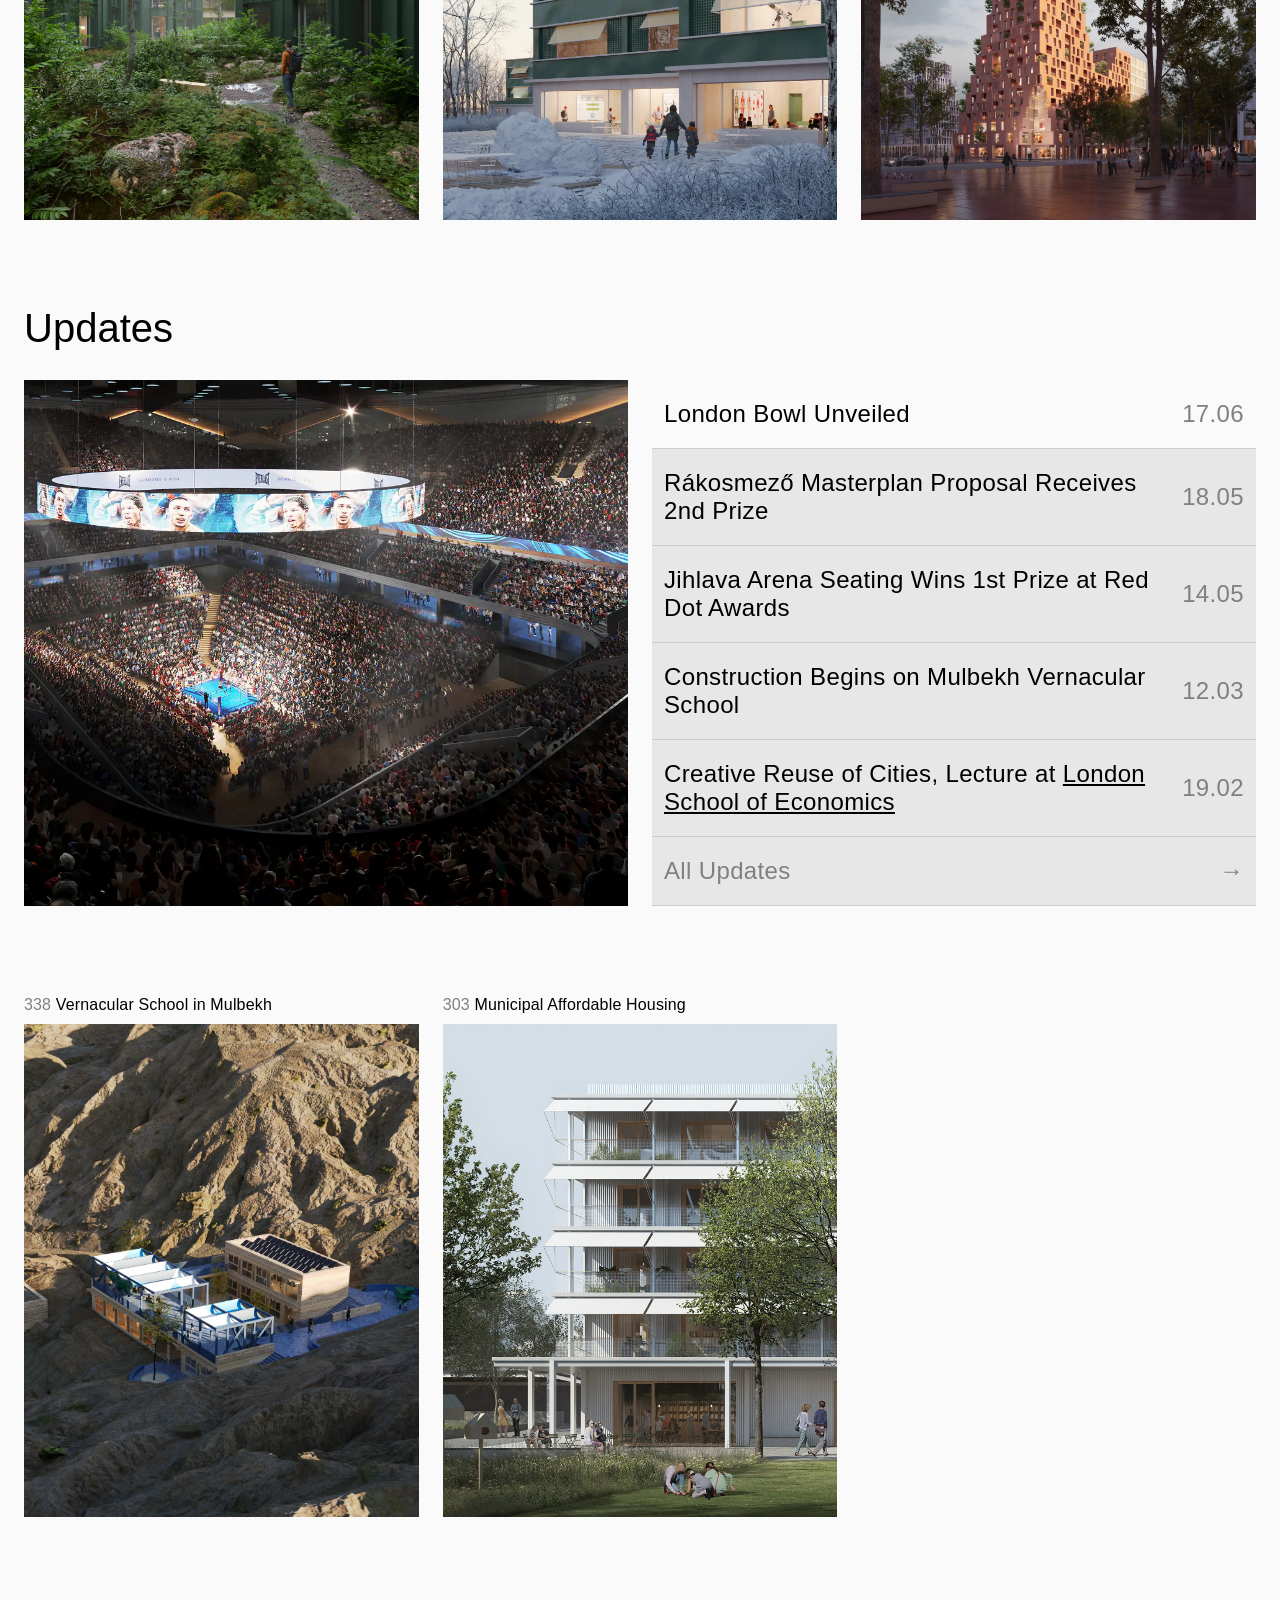
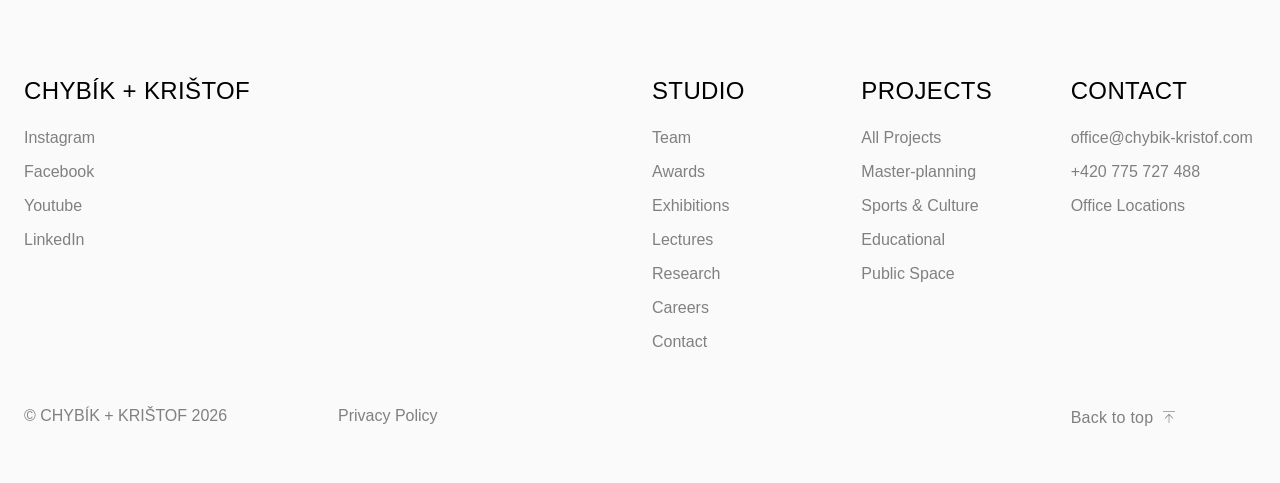
<file: home-centered.html>
<!DOCTYPE html>
<html lang="en">
<head>
  <meta charset="UTF-8">
  <meta name="viewport" content="width=device-width, initial-scale=1.0">
  <meta name="robots" content="noindex, nofollow">
  <title>CHYBÍK + KRIŠTOF — Centered hero</title>
  <link rel="stylesheet" href="style.css">
  <link rel="stylesheet" href="home-centered.css">
  <script src="chrome.js"></script>
</head>
<body id="top">
  <site-nav reveal></site-nav>

  <main class="home">
    <section class="hero">
      <p class="hero__text">CHYBÍK + KRIŠTOF is an architecture and urban design practice.</p>
    </section>
    <section class="home-grid" id="home-grid" aria-label="Featured projects"></section>
  </main>

  <site-footer></site-footer>

  <!-- Jump menu links across to the projects overview (cross-page base). -->
  <site-jump base="projects.html" label="Projects"></site-jump>

  <!-- Curated featured projects (home-order.js) + studio updates (updates.js),
       rendered by home.js. -->
  <script src="home-order.js"></script>
  <script src="updates.js"></script>
  <script src="home.js"></script>

  <!-- Shared nav toggle + jump-menu label behaviour. -->
  <script src="site.js"></script>
</body>
</html>
</file>
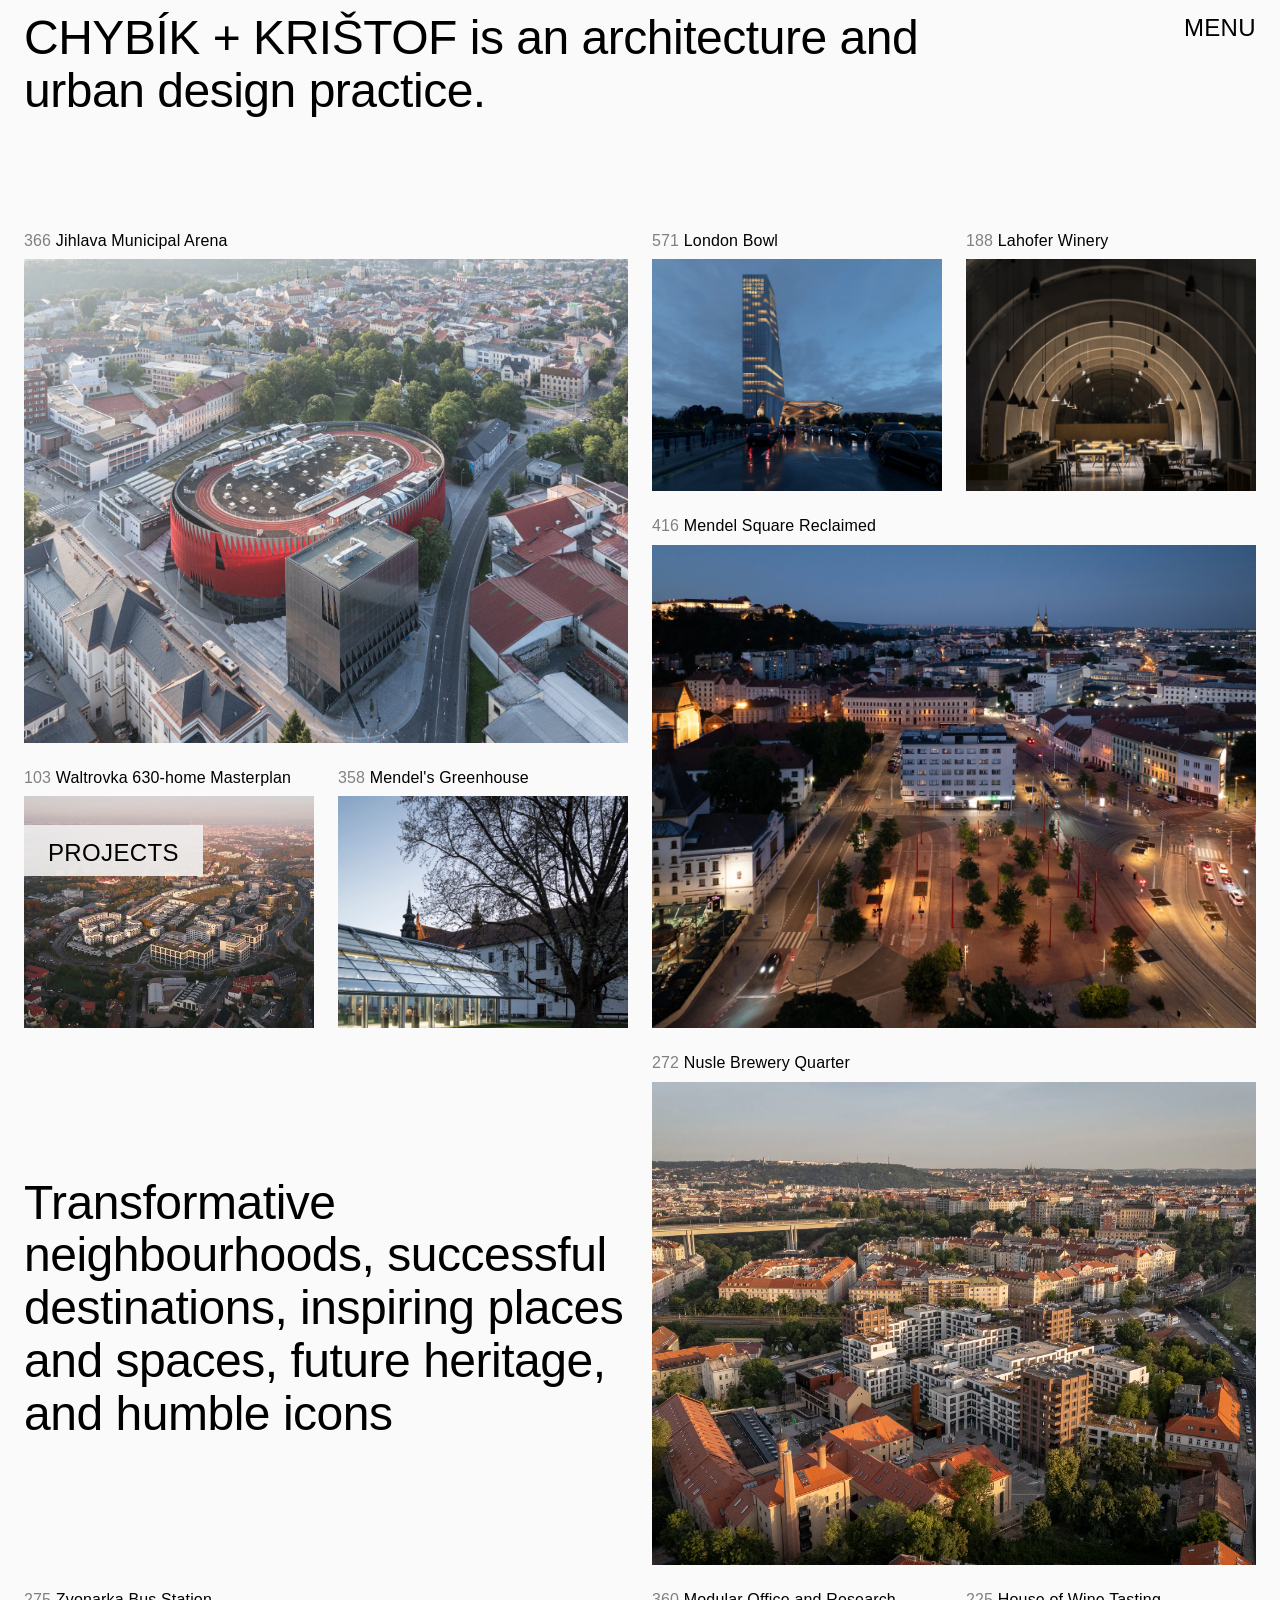
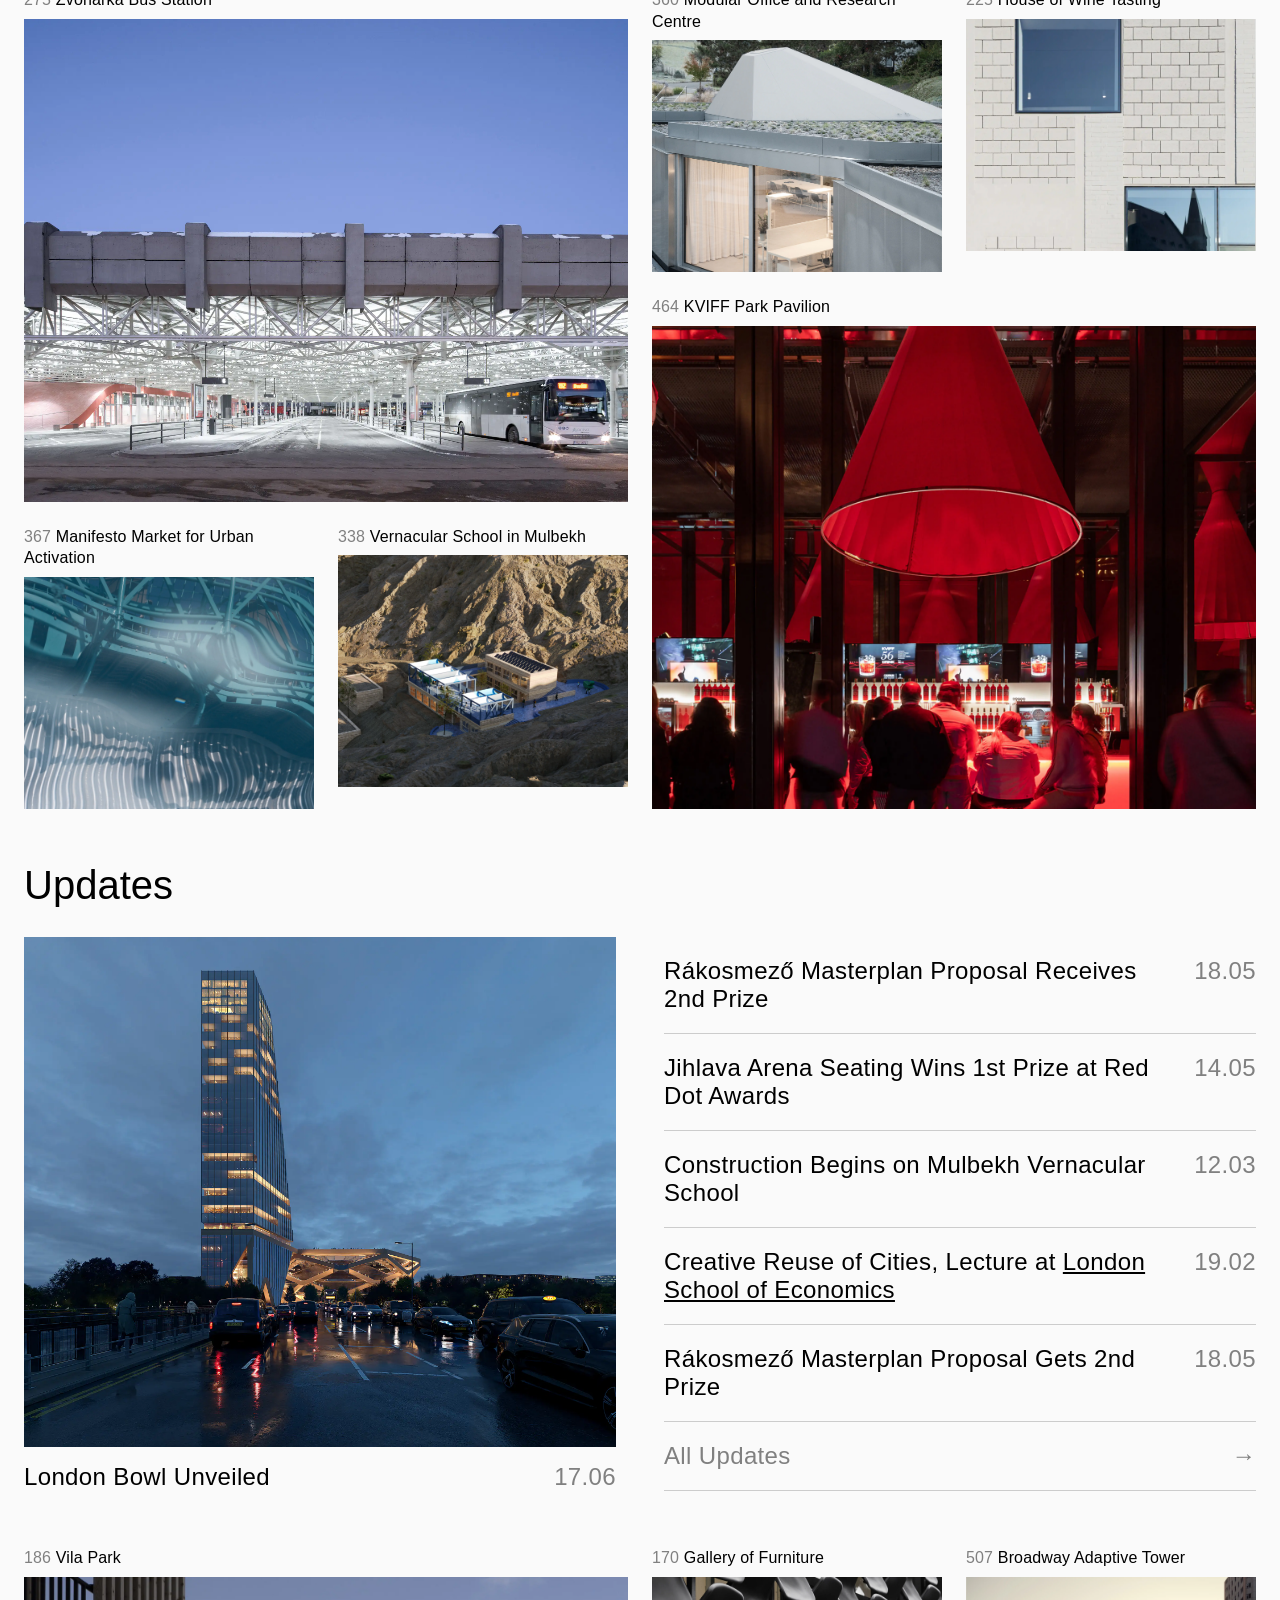
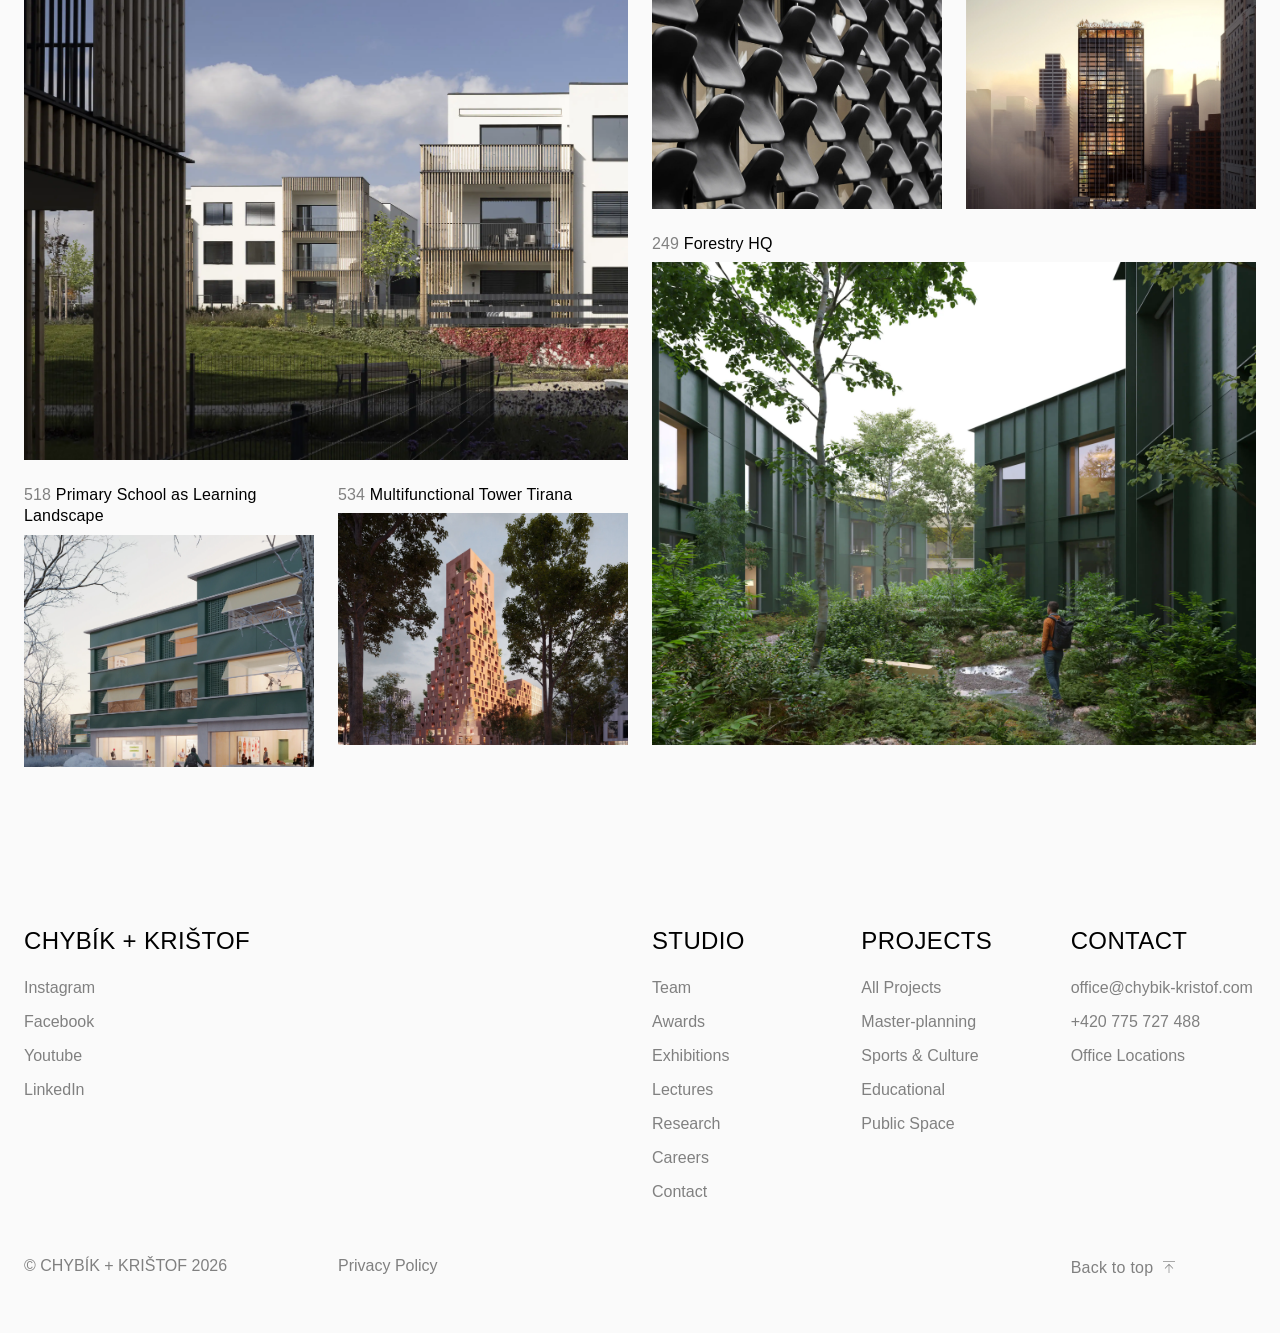
<file: home-mosaic.html>
<!DOCTYPE html>
<html lang="en">
<head>
  <meta charset="UTF-8">
  <meta name="viewport" content="width=device-width, initial-scale=1.0">
  <meta name="robots" content="noindex, nofollow">
  <title>CHYBÍK + KRIŠTOF — Mosaic grid</title>
  <link rel="stylesheet" href="style.css">
  <link rel="stylesheet" href="home-top.css">
  <link rel="stylesheet" href="home-mosaic.css">
  <script src="chrome.js"></script>
</head>
<body id="top">
  <site-nav reveal></site-nav>

  <main class="home">
    <section class="hero">
      <p class="hero__text">CHYBÍK + KRIŠTOF is an architecture and urban design&nbsp;practice.</p>
    </section>
    <section class="home-grid" id="home-grid" aria-label="Featured projects"></section>
  </main>

  <site-footer></site-footer>

  <!-- Jump menu links across to the projects overview (cross-page base). -->
  <site-jump base="projects.html" label="Projects"></site-jump>

  <!-- Curated featured projects (variant-specific home-order-mosaic.js) + studio
       updates (updates.js), rendered by home.js. -->
  <script src="home-order-mosaic.js"></script>
  <script src="updates.js"></script>
  <script src="home.js"></script>

  <!-- Shared nav toggle + jump-menu label behaviour. -->
  <script src="site.js"></script>
</body>
</html>
</file>
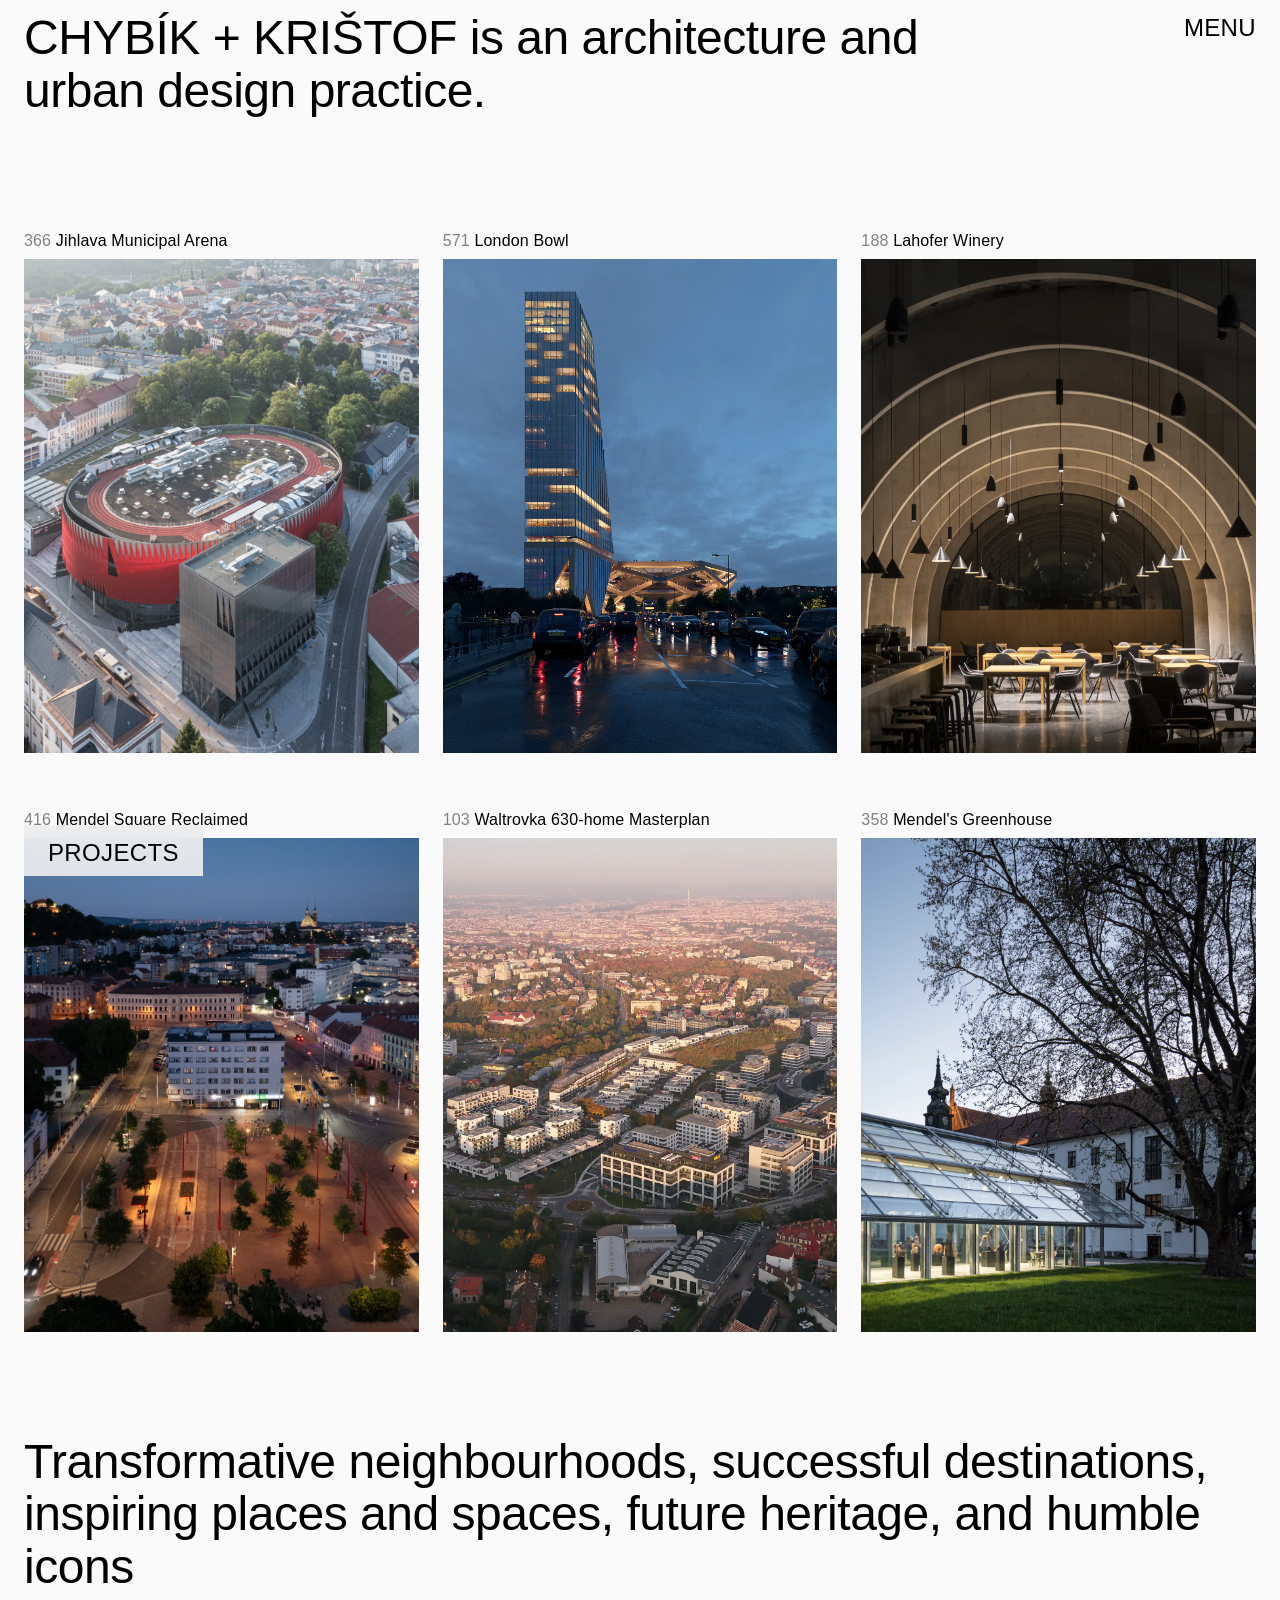
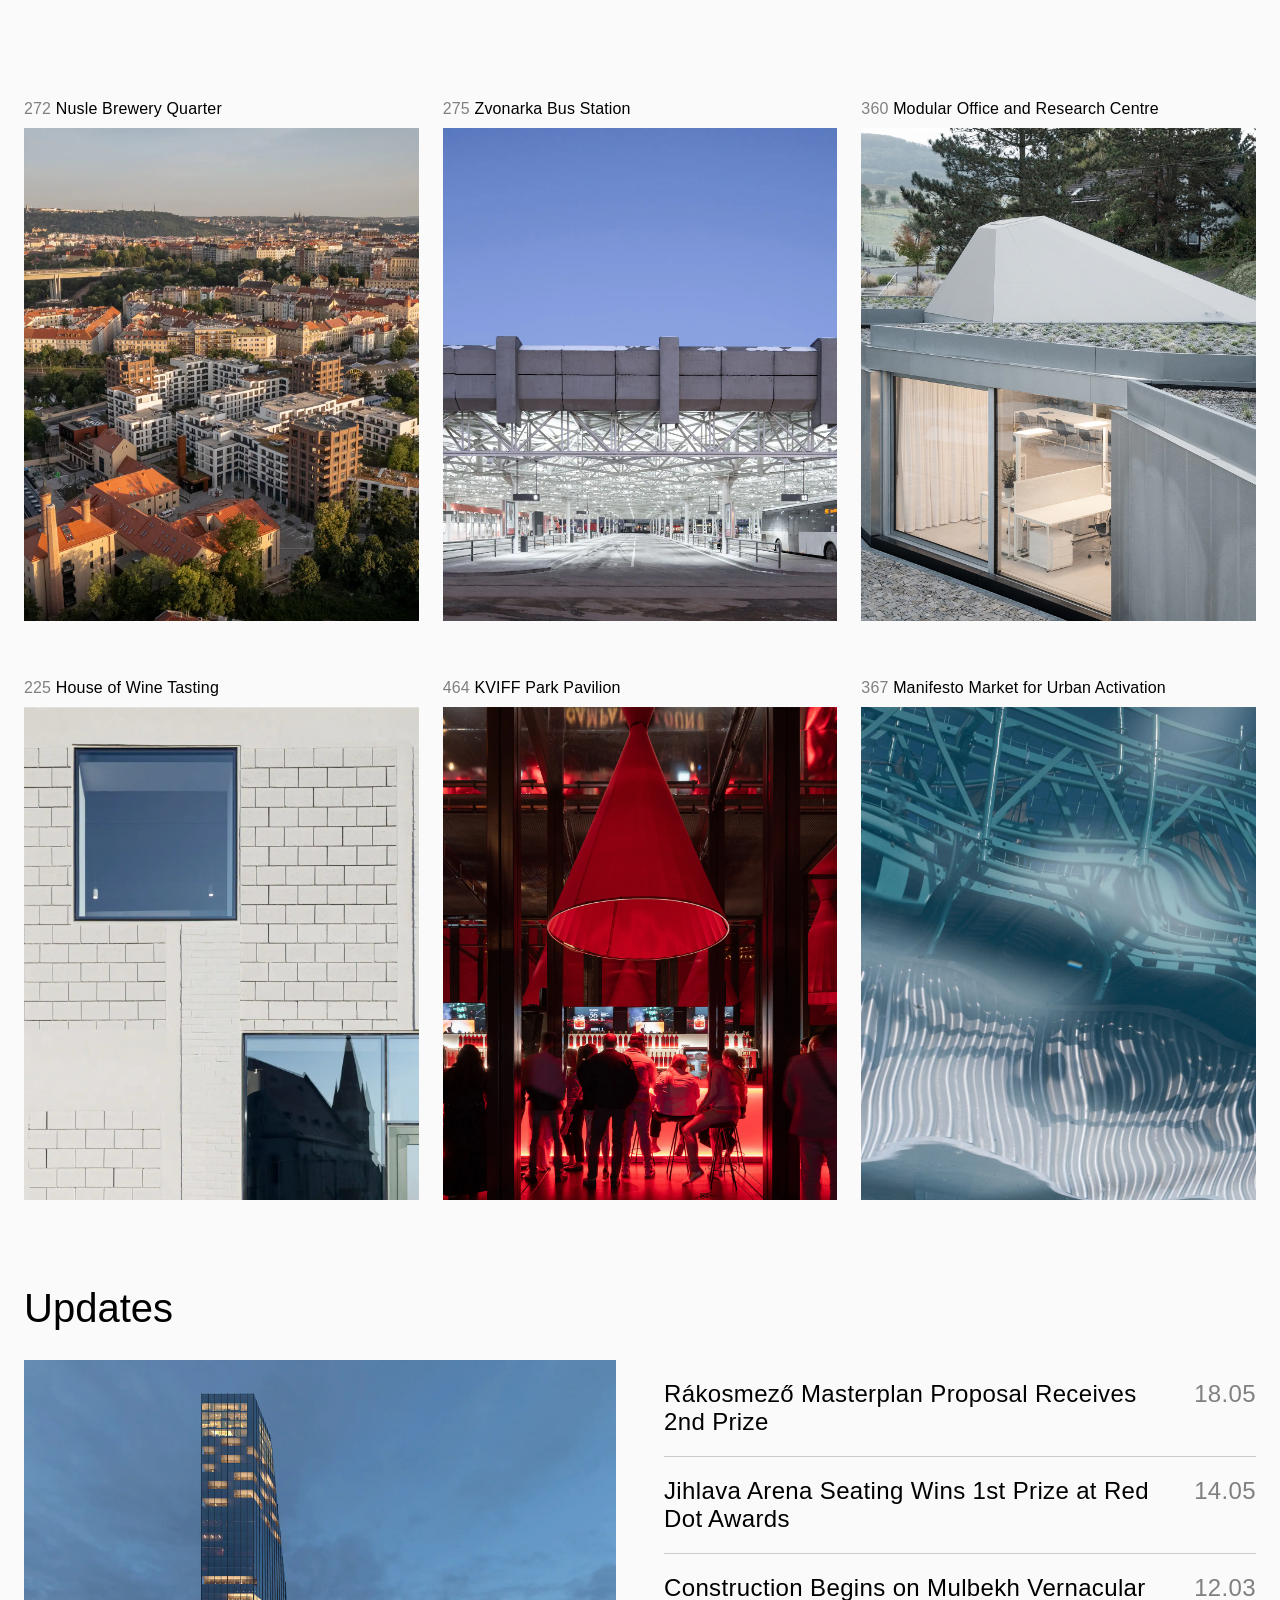
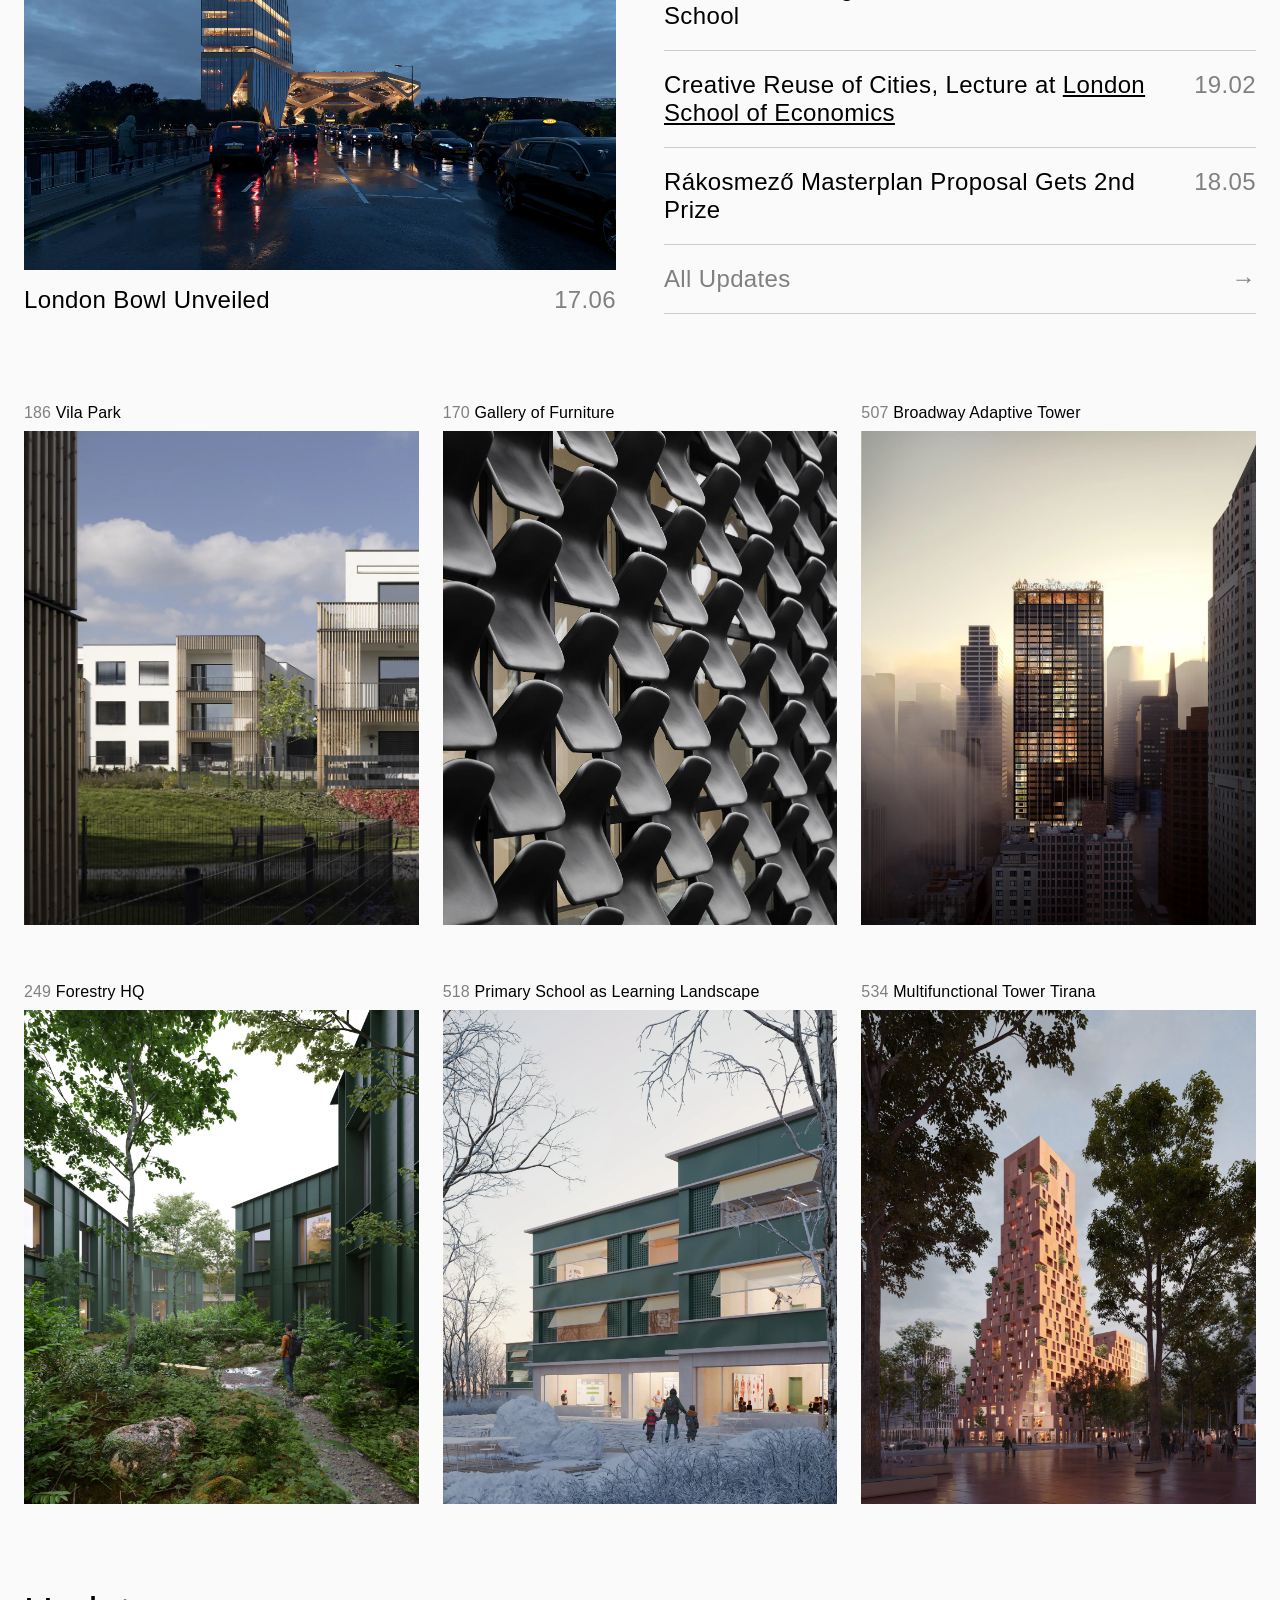
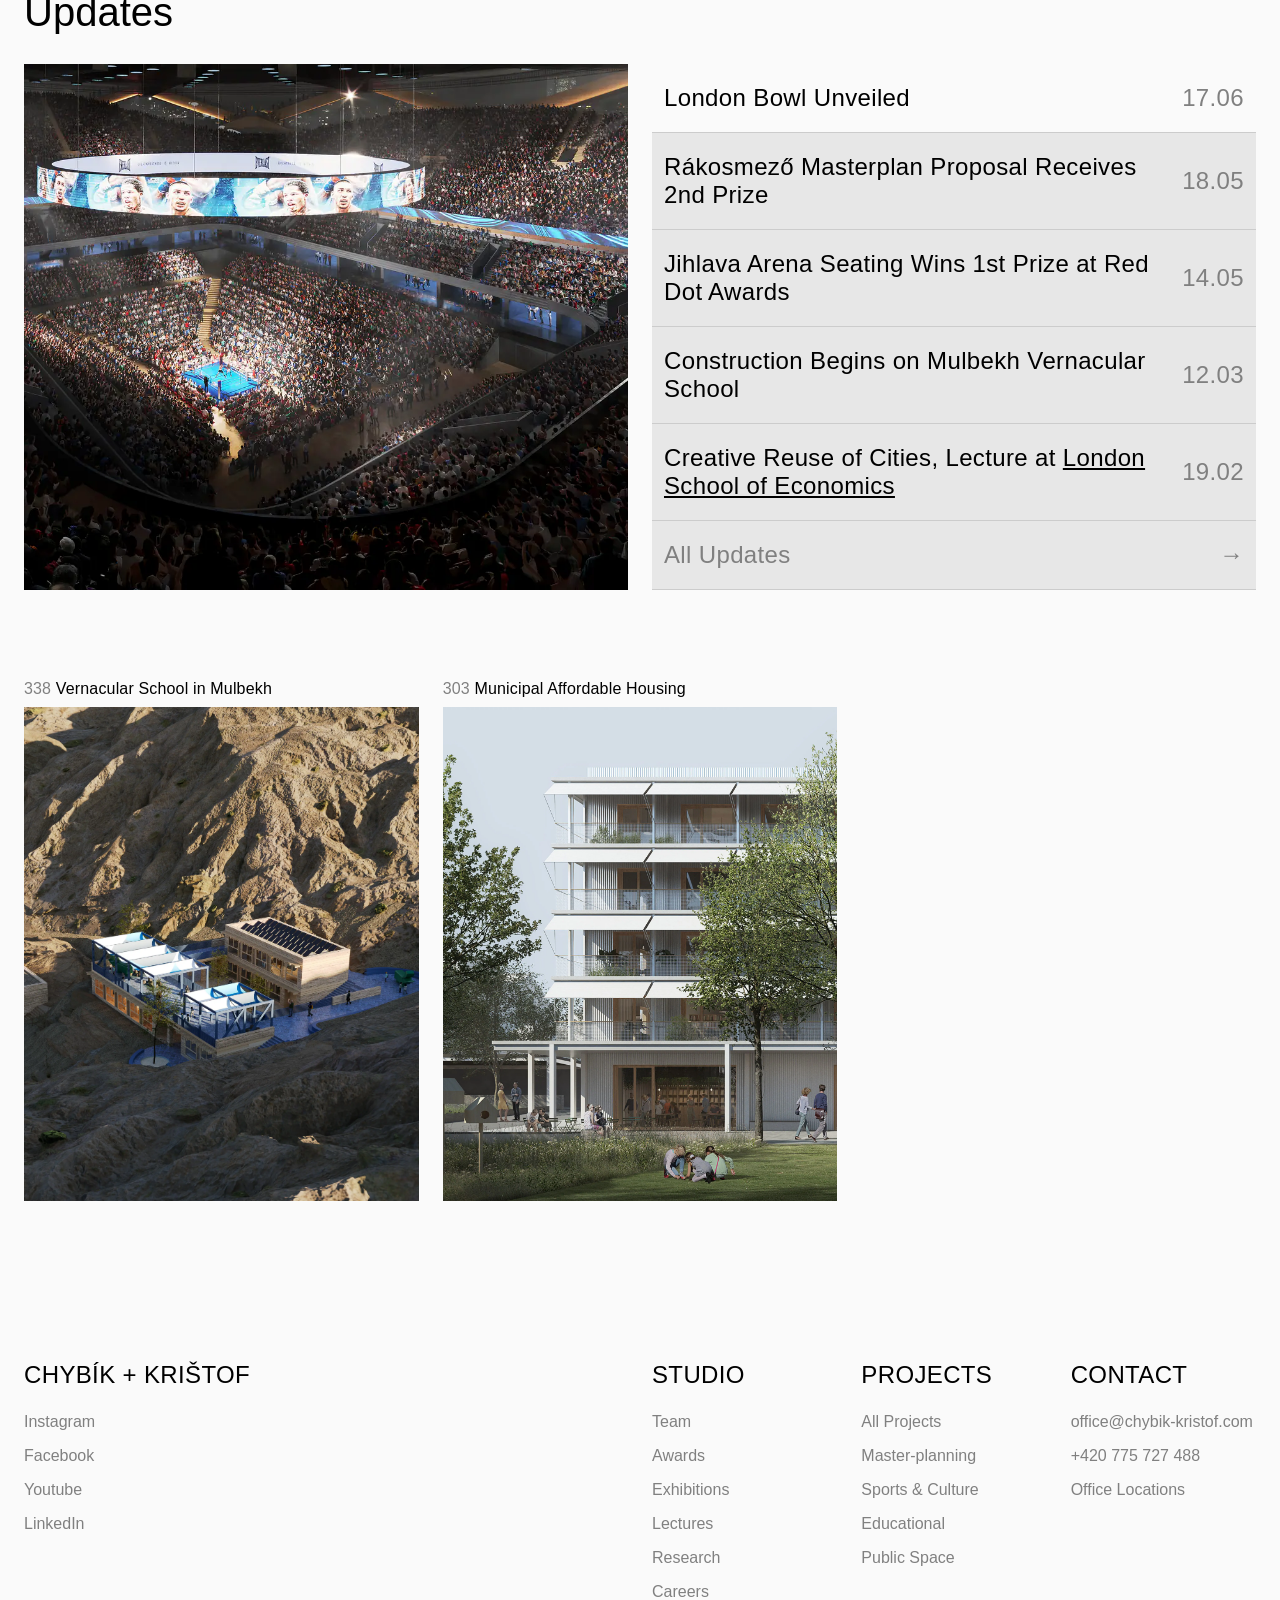
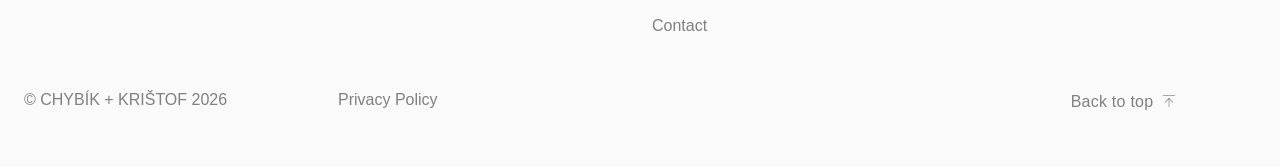
<file: home.html>
<!DOCTYPE html>
<html lang="en">
<head>
  <meta charset="UTF-8">
  <meta name="viewport" content="width=device-width, initial-scale=1.0">
  <meta name="robots" content="noindex, nofollow">
  <title>CHYBÍK + KRIŠTOF — Top-aligned hero</title>
  <link rel="stylesheet" href="style.css">
  <link rel="stylesheet" href="home-top.css">
  <script src="chrome.js"></script>
</head>
<body id="top">
  <site-nav reveal></site-nav>

  <main class="home">
    <section class="hero">
      <p class="hero__text">CHYBÍK + KRIŠTOF is an architecture and urban design&nbsp;practice.</p>
    </section>
    <section class="home-grid" id="home-grid" aria-label="Featured projects"></section>
  </main>

  <site-footer></site-footer>

  <!-- Jump menu links across to the projects overview (cross-page base). -->
  <site-jump base="projects.html" label="Projects"></site-jump>

  <!-- Curated featured projects (home-order.js) + studio updates (updates.js),
       rendered by home.js. -->
  <script src="home-order.js"></script>
  <script src="updates.js"></script>
  <script src="home.js"></script>

  <!-- Shared nav toggle + jump-menu label behaviour. -->
  <script src="site.js"></script>
</body>
</html>
</file>
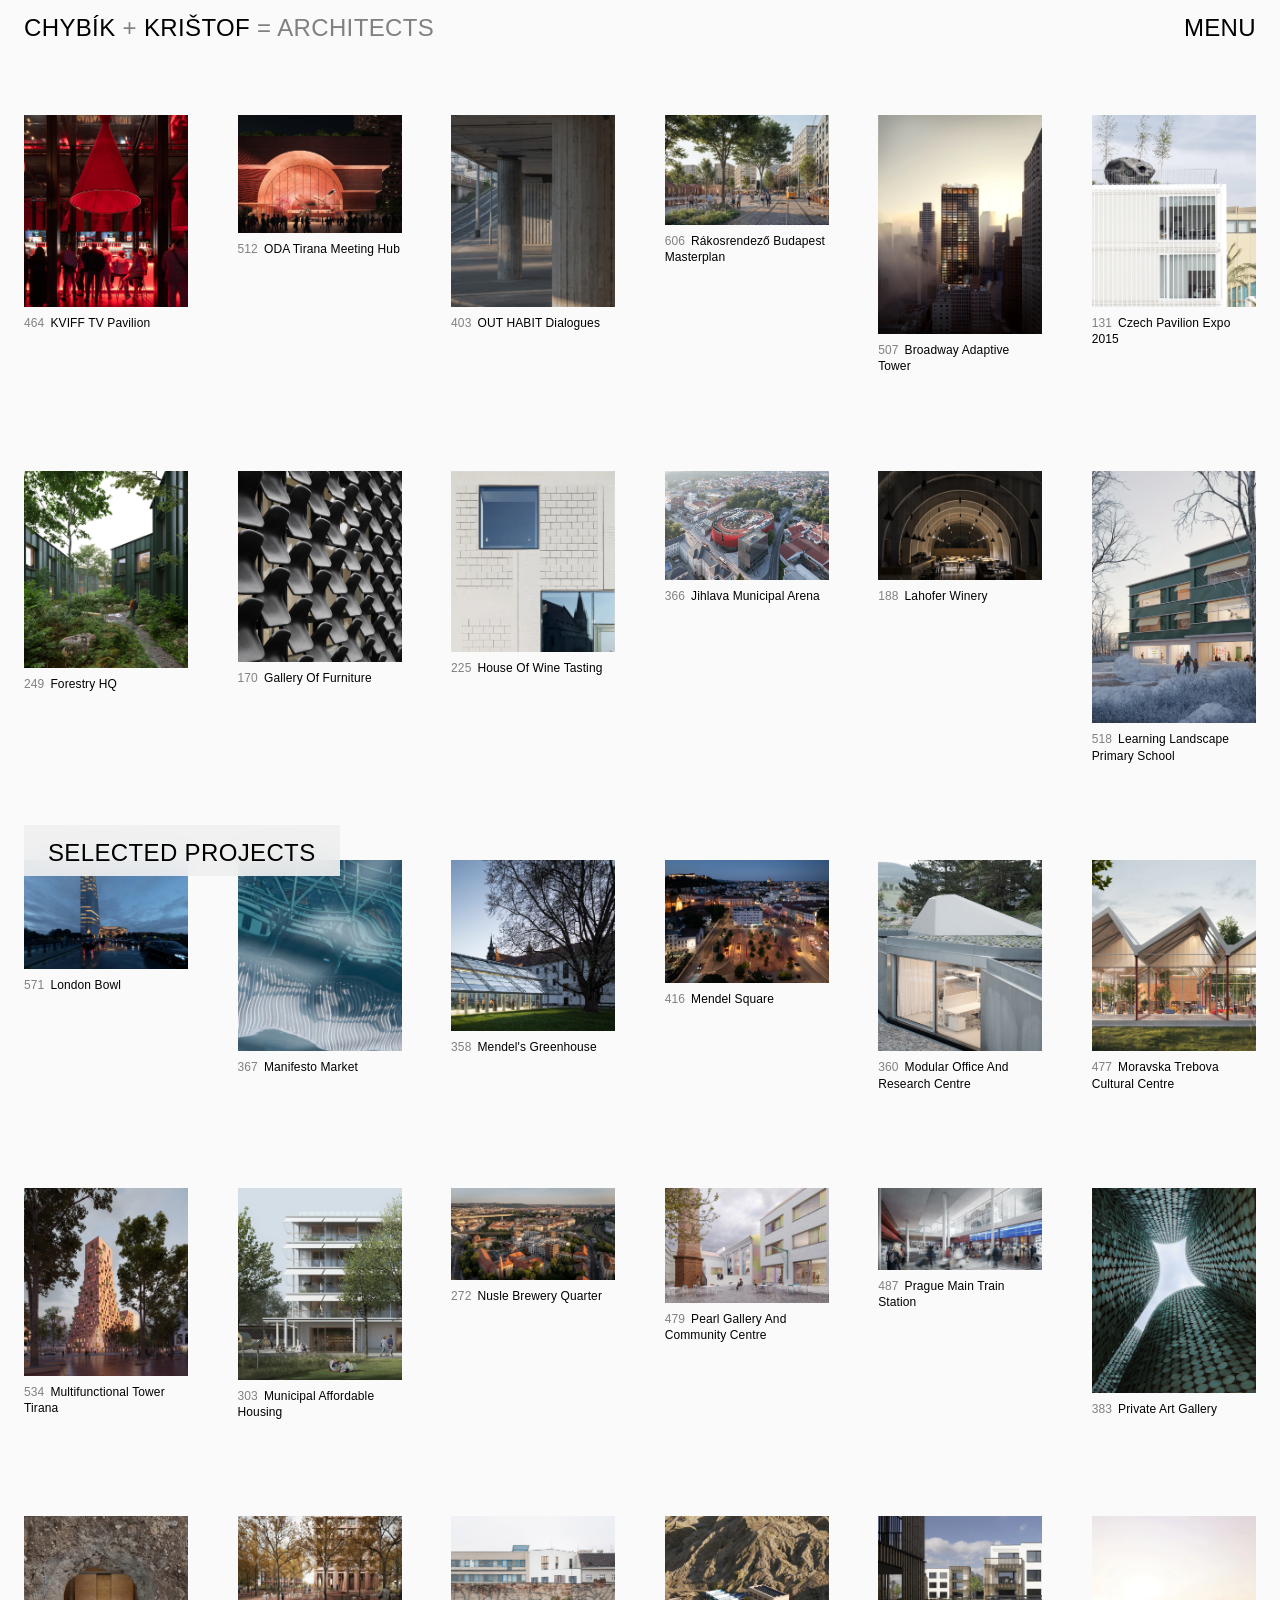
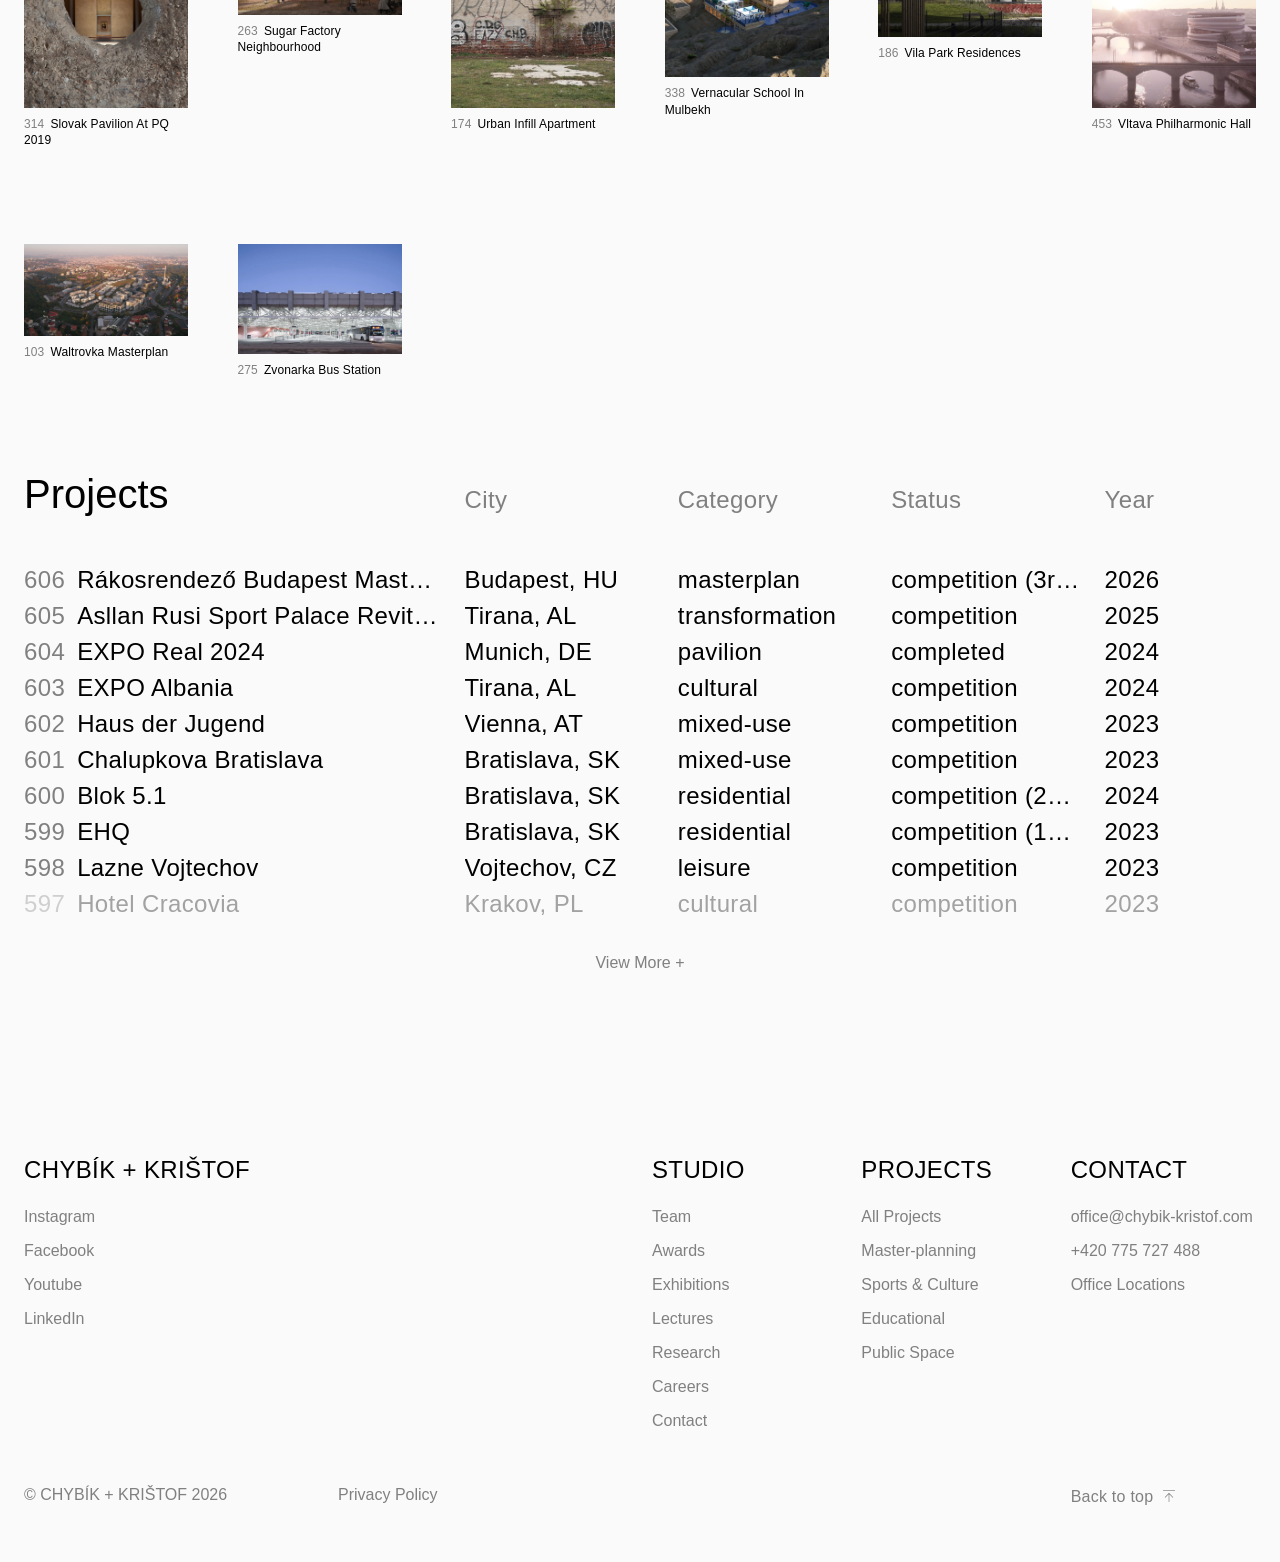
<file: projects.html>
<!DOCTYPE html>
<html lang="en">
<head>
  <meta charset="UTF-8">
  <meta name="viewport" content="width=device-width, initial-scale=1.0">
  <meta name="robots" content="noindex, nofollow">
  <title>Projects</title>
  <link rel="stylesheet" href="style.css">
  <script src="chrome.js"></script>
</head>
<body id="top">
  <site-nav></site-nav>

  <main class="page">
    <section class="module-archive" id="archive" aria-label="Projects"></section>

    <section class="project-list" id="projects" aria-label="Project list">
      <header class="project-list__head">
        <h2 class="project-list__title">Projects</h2>
        <div class="project-list__labels" aria-hidden="true">
          <span>City</span><span>Category</span><span>Status</span><span>Year</span>
        </div>
      </header>
      <div class="project-list__rows" id="projectRows"></div>
      <button class="project-list__more" id="projectMore" type="button">View More +</button>
    </section>
  </main>

  <site-footer></site-footer>

  <!-- Jump menu uses same-page anchors (no base); label tracks the section. -->
  <site-jump label="Selected Projects"></site-jump>

  <!-- Generated list of filenames in ./images/ (see generate-manifest.sh),
       then the shared archive-grid renderer (also used by home-archive.html). -->
  <script src="manifest.js"></script>
  <script src="archive-data.js"></script>
  <script src="archive.js"></script>

  <!-- Project-list data + its shared renderer (also used by home-archive.html):
       every row is built up front, then revealed 10 at a time. -->
  <script src="projects.js"></script>
  <script src="project-list.js"></script>

  <!-- Shared nav toggle + jump-menu label behaviour. -->
  <script src="site.js"></script>
</body>
</html>
</file>
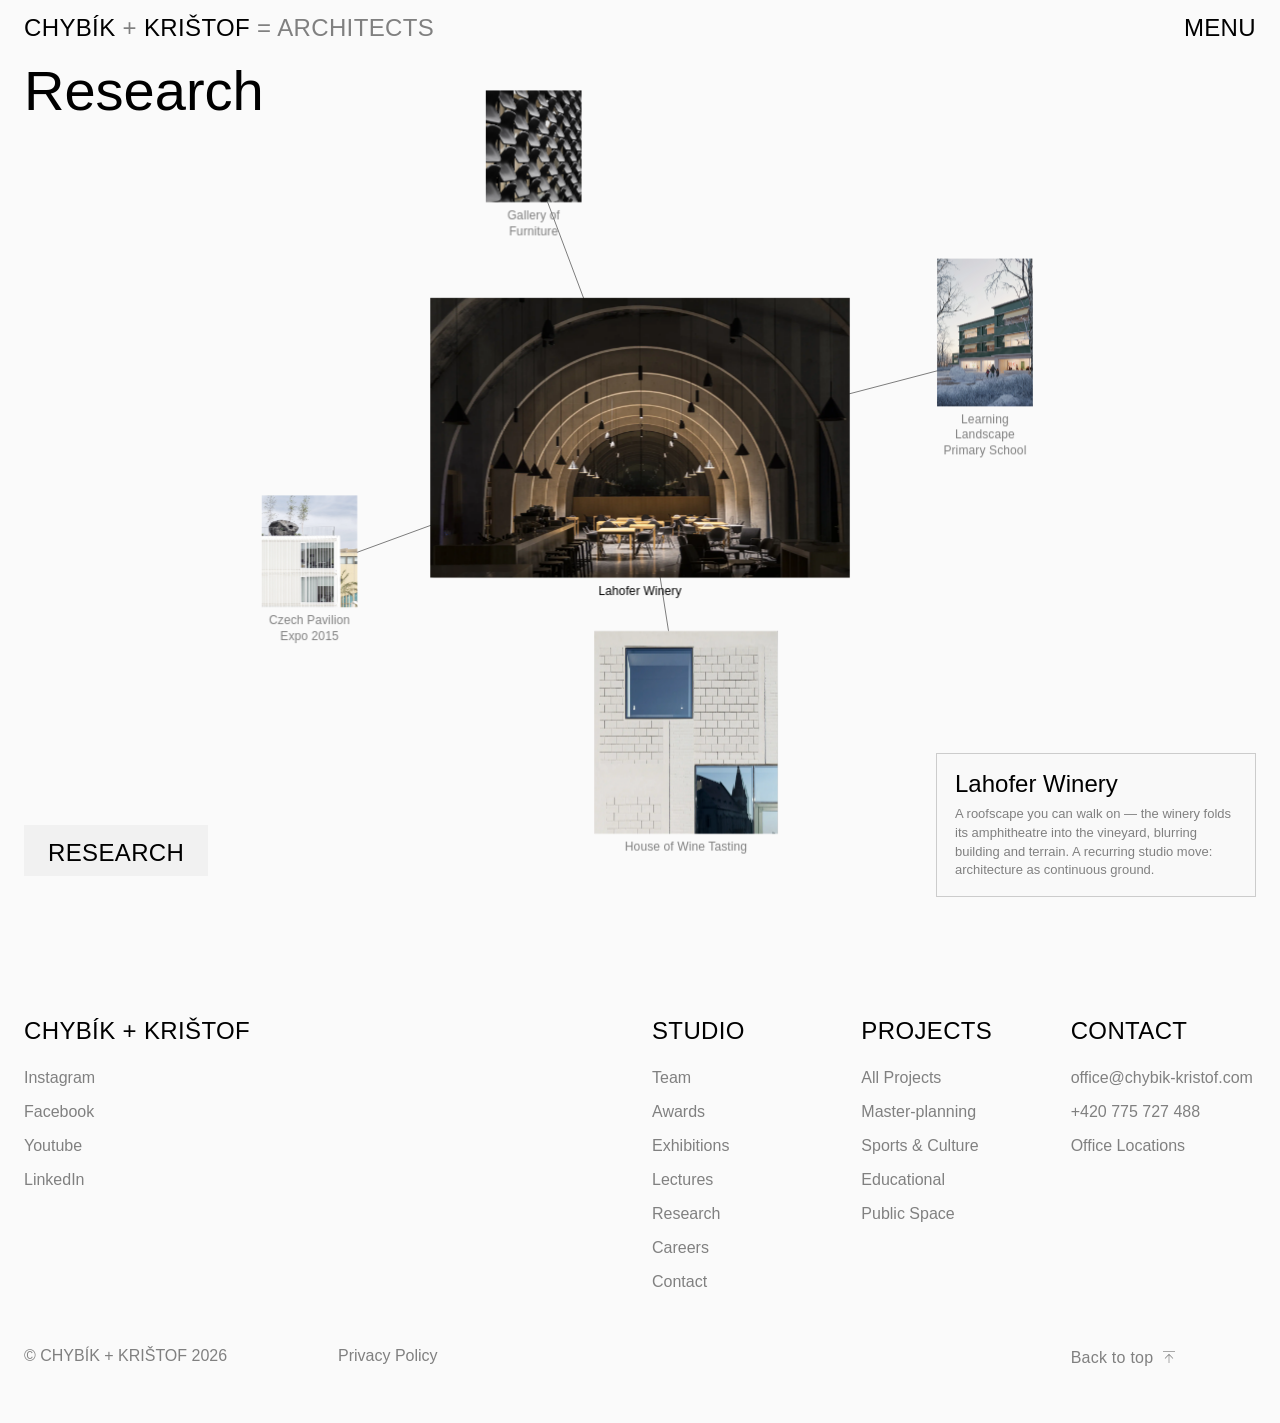
<file: research.html>
<!DOCTYPE html>
<html lang="en">
<head>
  <meta charset="UTF-8">
  <meta name="viewport" content="width=device-width, initial-scale=1.0">
  <meta name="robots" content="noindex, nofollow">
  <title>Research</title>
  <link rel="stylesheet" href="style.css">
  <link rel="stylesheet" href="research.css">
  <script src="chrome.js"></script>
</head>
<body id="top">
  <site-nav></site-nav>

  <main class="page research">
    <!-- The web fills the viewport below the nav. The title overlays its
         top-left; research.js injects .research-node figures and draws the
         connecting lines into the <svg>; the annotation tracks the focus. -->
    <section class="research-web" id="researchWeb" aria-label="Research web">
      <h1 class="research__title">Research</h1>
      <svg class="research-web__links" id="researchLinks" aria-hidden="true"></svg>
      <aside class="research-annotation" id="researchNote" aria-live="polite" hidden></aside>
    </section>
  </main>

  <site-footer></site-footer>

  <!-- Cross-page jump menu (links back to the projects page). -->
  <site-jump base="projects.html" label="Research"></site-jump>

  <!-- Hand-editable node/tag data (see the file header). -->
  <script src="research-data.js"></script>

  <!-- Vendored d3-force + its deps (offline, no CDN). Load order matters:
       dispatch / quadtree / timer attach to the global d3 that force reads. -->
  <script src="vendor/d3-dispatch.min.js"></script>
  <script src="vendor/d3-quadtree.min.js"></script>
  <script src="vendor/d3-timer.min.js"></script>
  <script src="vendor/d3-force.min.js"></script>

  <!-- The web engine: similarity, focus/re-centre, force layout. -->
  <script src="research.js"></script>

  <!-- Shared nav toggle + jump-menu label behaviour. -->
  <script src="site.js"></script>
</body>
</html>
</file>
<file: style.css>
/* ---------------------------------------------------------------------
   Reset / base
--------------------------------------------------------------------- */
*,
*::before,
*::after { box-sizing: border-box; }

html {
  -webkit-text-size-adjust: 100%;
  scroll-behavior: smooth;   /* Back to Top eases to the nav, no JS */
}

body {
  margin: 0;
  background: #fafafa;
  color: #000;
  font-family: "Arial", Arial,
               system-ui, -apple-system, sans-serif;
  -webkit-font-smoothing: antialiased;
  text-rendering: optimizeLegibility;
}

/* Shared chrome injected by chrome.js: these wrappers generate no box, so the
   nav (sticky), footer, and jump (fixed) behave as direct children of <body>. */
site-nav,
site-footer,
site-jump { display: contents; }

/* ---------------------------------------------------------------------
   Design tokens
   Shared values for every page. --page-pad-x is the horizontal page
   padding / gutter, set to the nav's outside padding at each breakpoint.
   Every page-framing element (nav, footer, .page, .home grid) draws its
   left/right inset from it, so their edges line up everywhere and the
   whole site reflows from a single change here.
--------------------------------------------------------------------- */
:root {
  --ck-muted: #808080;
  --page-pad-x: 16px;
  --font-ui: 16px;        /* shared nav / jump / project-list / footer text size */
}
@media (min-width: 641px) {
  :root { --page-pad-x: 24px; --font-ui: 24px; }
}

.page {
  padding: 16px var(--page-pad-x);
}

/* ---------------------------------------------------------------------
   Grid container
   The browser chooses the column count via `auto-fill`, and the slack
   between column jumps lands in the COLUMN GAP (bounded), not in the
   outer margins.

   Leftover width can only go to one of three places: the cards, the gap,
   or the outer margins. Cards are set to 1fr so they fill the row — that
   removes the outer margins (the grid spans the full content width). The
   column gap is then the thing that flexes, but clamped between --gap-min
   and --gap-max so it can't balloon. A new column still drops in once
   there's room for one at --card-min.

   Knobs:
     --card-min          min card width; past it, a column drops in
     --gap-min/--gap-max the gap's floor and ceiling; the 4% middle term
                         is the preferred gap (a share of container width)
   Because the clamped gap absorbs most of the width growth, cards stay
   near --card-min and read as fixed-size. auto-fill (not auto-fit) keeps
   a short final row left-aligned instead of stretching it full width.
--------------------------------------------------------------------- */
.module-archive {
  --card-min: 160px;
  --gap-min: 16px;
  --gap-max: 72px;
  --archive-row-gap: 96px;     /* gap between rows (stays fixed) */

  display: grid;
  grid-template-columns: repeat(auto-fill, minmax(var(--card-min), 1fr));
  column-gap: clamp(var(--gap-min), 4%, var(--gap-max));
  row-gap: var(--archive-row-gap);
  align-items: start;
}

/* Mobile: smaller cards so two comfortably fit a phone. The clamped gap
   already collapses toward --gap-min on narrow screens, so no gap override. */
@media (max-width: 640px) {
  .module-archive { --card-min: 130px; }
}

/* Page padding still steps up with the viewport (independent of the grid). */
@media (min-width: 641px)  { .page { padding: 56px var(--page-pad-x); } }
@media (min-width: 1025px) { .page { padding: 64px var(--page-pad-x); } }
@media (min-width: 1281px) { .page { padding: 72px var(--page-pad-x); } }
@media (min-width: 1441px) { .page { padding: 64px var(--page-pad-x) 24px; } }

/* ---------------------------------------------------------------------
   Card — no border, background, shadow, or lift. Just image + title.
--------------------------------------------------------------------- */
.archive-card {
  margin: 0;
  display: block;
}

.archive-card__img {
  display: block;
  width: 100%;       /* sizes to --archive-card-w; height stays proportional */
  height: auto;
}

.archive-card:hover .archive-card__title {
  color: var(--ck-muted);
}

.archive-card__title {
  margin-top: 8px;
  font-size: 12px;
  line-height: 1.35;
  font-weight: 400;
  letter-spacing: 0.01em;
  color: #000;
  transition: color 0.2s ease;
}

/* Project code prefix — muted grey, like the .project-row__num in the list. */
.archive-card__num {
  margin-right: 0.5em;
  color: var(--ck-muted);
}

@media (prefers-reduced-motion: reduce) {
  .archive-card__title { transition: none; }
}

.archive-empty {
  color: #9a9a9a;
  font-size: 13px;
  text-align: center;
  padding: 64px 0;
}

/* ---------------------------------------------------------------------
   Top navigation bar
   The wordmark and its suffix are ALWAYS a single run of inline text, so
   wrapped lines naturally align to the left edge. Toggling MENU just swaps
   which suffix shows (the "= ARCHITECTS" tagline vs. the studio facts) —
   a one-line display swap, with no change of layout mode. The right-hand
   control swaps MENU <-> × via the same stacked-cell technique.
--------------------------------------------------------------------- */
.nav {
  position: sticky;
  top: 0;
  z-index: 20;
  /* Transparent positioning wrapper only. The glass (blur + tint) lives on
     .nav__bar instead: a backdrop-filter here would make .nav a "backdrop
     root", which silently disables .nav__bar's own backdrop-filter (a
     nested backdrop-filter can't see past an ancestor that has one). */
  background-color: transparent;
  color: #000;
  font-size: var(--font-ui);
  line-height: 1.3;
  letter-spacing: 0.015em;
  text-transform: uppercase;
}

/* Reserves the closed, single-line bar height in normal flow. The real bar
   (.nav__bar) overlays it and is free to grow downward over the page, so
   opening the menu never shifts the content below it. */
.nav__sizer {
  margin: 0;
  padding: 16px var(--page-pad-x);
  white-space: nowrap;
  visibility: hidden;
}

.nav__bar {
  position: absolute;
  inset: 0 0 auto 0;
  display: flex;
  align-items: flex-start;   /* toggle pins to the top line */
  justify-content: space-between;
  gap: 24px;
  padding: 16px var(--page-pad-x);
  /* The single glass surface for both states. .nav__bar covers the closed
     strip (inset top) and grows down into the open panel, so one blur +
     tint here frosts everything with no nested-backdrop-filter problem.
     0.85 alpha lets the page show through, blurred. */
  background-color: rgba(250, 250, 250, 0.9);
  -webkit-backdrop-filter: blur(1rem);
  backdrop-filter: blur(1rem);
  /* Height is driven by JS on close: it locks the expanded height, then
     transitions down to the closed one-line height (.nav__sizer measures
     it), then releases back to auto. overflow:hidden clips the wrapped
     facts as the panel rolls up. */
  overflow: hidden;
  transition: background-color 0.3s ease,
              height 0.3s cubic-bezier(0.25, 0.46, 0.45, 0.94);
}

@media (min-width: 641px)  { .nav__sizer, .nav__bar { padding: 12px var(--page-pad-x) 8px; } }

/* The wordmark + suffix live in one paragraph of inline text and take all
   width up to the toggle, so the facts can wrap onto further lines. */
.nav__text {
  margin: 0;
  flex: 1 1 auto;
  min-width: 0;
}

.nav__brand   { color: #000; white-space: nowrap; }  /* never break the wordmark */
.nav .m       { color: var(--ck-muted); }            /* grey connectors + numbers */

/* Each meaningful word is a placeholder link (no href yet, like the footer
   links): inherits the surrounding colour, fades to muted on hover. */
.nav__link {
  color: inherit;
  text-decoration: none;
  cursor: pointer;
  transition: color 0.2s ease;
}
.nav__link:hover { color: var(--ck-muted); }

/* The tagline (closed) and facts (open) share the suffix slot. The facts
   fade via opacity; the tagline just swaps in/out. The catch is ordering
   on CLOSE: the facts must leave the flow BEFORE the tagline re-enters it,
   or both occupy the line and force an extra wrap. CSS can't sequence this
   — a discrete `display` flip to a visible value takes effect immediately,
   ignoring transition-delay — so JS drives the close: it adds .is-closing
   to fade the facts out, then on transitionend drops it, which hides the
   facts and restores the tagline in a SINGLE reflow. */
.nav__tagline {
  color: var(--ck-muted);
  transition: opacity 0.3s ease;
}
/* The tagline fades in when it returns at the end of a close. JS adds this
   class while the tagline is still hidden, drops .is-closing (so it
   displays at opacity 0, no transition), forces a reflow, then removes this
   class — letting opacity transition 0 -> 1. Scoping the fade to this class
   (rather than @starting-style) keeps it from also firing on page load. */
.nav.tagline-enter .nav__tagline { opacity: 0; transition: none; }
.nav__facts {
  display: none;
  opacity: 0;
  transition: opacity 0.3s ease;
}

/* Mobile: "= ARCHITECTS" is too long for the closed bar — drop it. */
@media (max-width: 640px) { .nav__tagline { display: none; } }

/* Open and closing both keep the facts in the slot and the tagline out. */
.nav.is-open .nav__tagline,
.nav.is-closing .nav__tagline { display: none; }
.nav.is-open .nav__facts,
.nav.is-closing .nav__facts   { display: inline; }

/* Facts are opaque only while fully open; .is-closing lets opacity fall
   back to its 0 base, fading them out. @starting-style supplies the 0 ->
   1 start when opening. */
.nav.is-open .nav__facts { opacity: 1; }
@starting-style {
  .nav.is-open .nav__facts { opacity: 0; }
}


/* Right control: MENU <-> × , stacked in one cell, right-aligned. */
.nav__toggle {
  flex: none;
  display: inline-grid;
  align-items: center;
  justify-items: end;
  margin: 0;
  padding: 0;
  border: 0;
  background: none;
  font: inherit;
  letter-spacing: inherit;
  text-transform: inherit;
  color: #000;
  cursor: pointer;
  transition: color 0.2s ease;
}
.nav__toggle:hover { color: var(--ck-muted); }
.nav__toggle > * {
  grid-area: 1 / 1;
  transition: opacity 0.3s ease;
}
.nav__toggle-label { opacity: 1; }
.nav__toggle-close {
  opacity: 0;
  display: inline-flex;
  align-items: center;
}
.nav__toggle-close svg { display: block; }

.nav.is-open .nav__toggle-label { opacity: 0; }
.nav.is-open .nav__toggle-close { opacity: 1; }

/* Homepage opt-in: the wordmark + tagline start hidden so the initial view
   stays on the hero, then fade in (same 0.3s opacity fade as the rest of the
   nav) once the page is scrolled. The MENU toggle is unaffected, and opening
   the menu forces the text in so the studio facts can show. */
.nav--reveal-on-scroll .nav__text {
  opacity: 0;
  transition: opacity 0.3s ease;
}
/* Visible when scrolled, or while the menu is open. Deliberately NOT while
   .is-closing at the top: there the wordmark fades out together with the facts
   as the panel collapses, so it never lingers and flashes after they've gone.
   (When scrolled, .is-scrolled keeps it visible through the close as normal.) */
.nav--reveal-on-scroll.is-scrolled .nav__text,
.nav--reveal-on-scroll.is-open .nav__text {
  opacity: 1;
}

@media (prefers-reduced-motion: reduce) {
  .nav__bar,
  .nav__tagline,
  .nav__facts,
  .nav__link,
  .nav__toggle,
  .nav__toggle > * { transition: none; }
  /* No scroll-reveal animation: keep the wordmark visible from the start. */
  .nav--reveal-on-scroll .nav__text { opacity: 1; transition: none; }
}

/* ---------------------------------------------------------------------
   Project list
   A table-style listing with progressive disclosure. The header (title +
   column labels) and every row share one column template (--project-cols)
   so the labels sit directly over their data columns. On narrow screens
   the grid collapses and each row flows as a single comma-separated line.
--------------------------------------------------------------------- */
.project-list {
  /* minmax(0, …) on every track lets the columns shrink below their content so
     overflowing cell text can truncate (ellipsis) instead of forcing the track
     wider or wrapping. */
  --project-cols: minmax(0, 2.2fr) minmax(0, 1fr) minmax(0, 1fr) minmax(0, 1fr) minmax(0, 0.8fr);
  margin-top: 96px;
}

/* Title + the 4 column labels on one baseline-aligned row. */
.project-list__head {
  display: grid;
  grid-template-columns: var(--project-cols);
  column-gap: 24px;
  align-items: baseline;
  padding-bottom: 48px;
}

.project-list__title {
  margin: 0;
  font-size: 40px;
  font-weight: 400;
  line-height: 1;
  color: #000;
}

/* display:contents lets the 4 label spans land in grid columns 2-5. */
.project-list__labels { display: contents; }
.project-list__labels > span {
  color: var(--ck-muted);
  font-size: var(--font-ui);
  letter-spacing: 0.015em;
}

/* Unrolls on reveal: JS animates its height between batches. */
.project-list__rows {
  overflow: hidden;
  transition: height 0.6s cubic-bezier(0.22, 1, 0.36, 1);
}

/* One row = the shared grid. No border, background, or shadow. */
.project-row {
  display: grid;
  grid-template-columns: var(--project-cols);
  column-gap: 24px;
  padding: 4px 0;
  font-size: var(--font-ui);
  letter-spacing: 0.015em;
  color: #000;
}

/* Each cell stays on one line and truncates with an ellipsis when it overflows
   its column (min-width: 0 lets the grid item shrink below its content first). */
.project-row__cell {
  min-width: 0;
  overflow: hidden;
  white-space: nowrap;
  text-overflow: ellipsis;
}

.project-row__num {
  margin-right: 0.5em;
  color: var(--ck-muted);
}

/* The `.project-row` display rules above override the UA's
   `[hidden] { display: none }`, so re-assert it for JS-hidden rows. */
.project-row[hidden] { display: none; }

/* Teaser: the last visible row fades while more rows remain hidden. */
.project-row.is-fade { opacity: 0.35; }

/* Minimal text button, centered below the rows. */
.project-list__more {
  display: block;
  margin: 32px auto 0;
  padding: 0;
  border: 0;
  background: none;
  font: inherit;
  color: var(--ck-muted);
  cursor: pointer;
  transition: color 0.2s ease;
}
.project-list__more:hover { color: #000; }
.project-list__more[hidden] { display: none; }

/* Mobile: collapse each row to a single flowing line of text:
   "### Project Name, City, CZ, category, status, 2026." */
@media (max-width: 640px) {
  .project-list { margin-top: 64px; }
  .project-list__labels { display: none; }

  .project-row {
    display: block;
    padding: 8px 0;
    line-height: 1.4;
  }
  .project-row__cell,
  .project-row__num,
  .project-row__name { display: inline; }

  /* The desktop ellipsis truncation doesn't apply here — the inline cells flow
     and wrap as one sentence. */
  .project-row__cell { white-space: normal; overflow: visible; }

  /* Separators between the inline cells (desktop grid shows none). */
  .project-row__name::after { content: ", "; }
  .project-row__cell + .project-row__cell::after { content: ", "; }
  .project-row__cell:last-child::after { content: "."; }
}

@media (prefers-reduced-motion: reduce) {
  .project-list__more { transition: none; }
  .project-list__rows { transition: none; }
  html { scroll-behavior: auto; }
}

/* ---------------------------------------------------------------------
   Footer
   Columns sit on a reusable 12-column grid (.footer__grid) shared by the
   main block and the bottom bar, so every element lines up on the same
   column lines. Mobile-first: the base is a single-column stack; the
   12-col template and all placements live in the >=641px block.
--------------------------------------------------------------------- */
.footer { background: #fafafa; padding: 64px var(--page-pad-x) 40px; }

.footer__grid {
  display: grid;
  grid-template-columns: 1fr;
  row-gap: 40px;
}

.footer__bottom { margin-top: 56px; }

.footer__heading {
  margin: 0 0 24px;
  font-size: var(--font-ui);
  font-weight: 400;
  letter-spacing: 0.015em;
  text-transform: uppercase;
  color: #000;
}

.footer__links {
  list-style: none;
  margin: 0;
  padding: 0;
  display: flex;
  flex-direction: column;
  row-gap: 16px;
}

.footer a {
  color: var(--ck-muted);
  font-size: 16px;
  text-decoration: none;
  cursor: pointer;   /* placeholder links have no href yet */
  transition: color 0.2s ease;
}
.footer a:hover { color: #000; }

.footer__copy {
  margin: 0;
  color: var(--ck-muted);
  font-size: 16px;
}

.footer__top {
  display: inline-flex;
  align-items: baseline;
  gap: 8px;
  text-decoration: underline;
  letter-spacing: 0.015em;
}

/* Sizes to the text (1em) and follows the link colour via currentColor, so it
   inherits the muted->black hover like the rest of the footer links. */
.footer__top-icon {
  width: 1em;
  height: 1em;
  flex: none;
  fill: currentColor;
  /* baseline alignment puts the icon's box bottom on the text baseline, but
     the glyph has ~3/24em of empty padding below the arrow, leaving it
     floating. Drop it by that amount so the arrow sits on the baseline. */
  transform: translateY(0.125em);
}

/* Desktop: the shared 12-column grid + element placements. */
@media (min-width: 641px) {
  .footer { padding: 96px var(--page-pad-x) 48px; }
  .footer__grid {
    grid-template-columns: repeat(12, 1fr);
    column-gap: 24px;
  }
  .footer__brand         { grid-column: 1 / span 2; }
  /* Keep the wordmark on one line; the empty columns 3-6 give it room to
     extend past its 2-col slot at narrow desktop widths (~1072px). */
  .footer__brand .footer__heading { white-space: nowrap; }
  .footer__col--studio   { grid-column: 7 / span 2; }
  .footer__col--projects { grid-column: 9 / span 2; }
  .footer__col--contact  { grid-column: 11 / span 2; }
  .footer__copy          { grid-column: 1 / span 3; }
  .footer__privacy       { grid-column: 4 / span 2; }
  .footer__top           { grid-column: 11 / span 2; align-items: baseline}
}
@media (min-width: 1025px) { .footer { padding: 120px var(--page-pad-x) 56px; } }
@media (min-width: 1281px) { .footer { padding: 140px var(--page-pad-x) 24px; } }

/* Mobile: two-column block with slightly smaller links. */
@media (max-width: 640px) {
  .footer { padding: 64px var(--page-pad-x) 16px; }
  .footer__main { grid-template-columns: 1fr 1fr; column-gap: 24px; }
  .footer__grid { row-gap: 32px; }
  .footer__links { row-gap: 8px; }
  .footer a,
  .footer__copy { font-size: 12px; }
  /* Headings keep the shared --font-ui size (16px here); just sit tighter. */
  .footer__heading { margin-bottom: 8px; }
  /* Bottom bar: privacy | back-to-top on one row, copyright below. */
  .footer__bottom {
    grid-template-columns: 1fr 1fr;
    column-gap: 24px;
    row-gap: 24px;
    font-size: 12px;
  }
  .footer__privacy { grid-column: 1; grid-row: 1; }
  .footer__top     { grid-column: 2; grid-row: 1; }
  .footer__copy    { grid-column: 1 / -1; grid-row: 2; }
}

@media (prefers-reduced-motion: reduce) {
  .footer a { transition: none; }
}

/* ---------------------------------------------------------------------
   Jump-to-section control
   A pure-HTML <details> menu pinned to the bottom-left, mirroring the nav:
   same type, padding, and glass surface, with square corners. The list
   drops UP (bottom: 100%) because the control sits at the foot of the
   viewport. As with the nav, the glass lives on the inner surfaces
   (summary + list), not the .jump wrapper — a backdrop-filter on the
   wrapper would disable the nested ones. The anchors do the jumping;
   smooth scroll is already set on <html>.
--------------------------------------------------------------------- */
.jump {
  position: fixed;
  left: 0;
  bottom: 0;
  z-index: 30;          /* above the sticky nav and page content */
  margin: var(--page-pad-x);   /* sits on the shared page gutter, edges aligned */
  font-size: var(--font-ui);
  line-height: 1.3;
  letter-spacing: 0.015em;
  text-transform: uppercase;
  color: #000;
}

.jump__button {
  display: inline-flex;
  align-items: center;
  gap: 12px;
  padding: 16px var(--page-pad-x);   /* = nav padding */
  background-color: rgba(240, 240, 240, 0.9);
  -webkit-backdrop-filter: blur(1rem);
  backdrop-filter: blur(1rem);
  cursor: pointer;
  white-space: nowrap;
  list-style: none;     /* drop the default disclosure triangle */
}
.jump__button::-webkit-details-marker { display: none; }  /* older Safari */

.jump__list {
  position: absolute;
  left: 0;
  bottom: 100%;         /* drop UP, flush to the button's top edge */
  min-width: 100%;
  margin: 0;
  padding: 0;
  list-style: none;
  background-color: rgba(230, 230, 230, 0.9);  /* slightly greyer than the button */
  -webkit-backdrop-filter: blur(1rem);
  backdrop-filter: blur(1rem);
}
.jump__list a {
  display: block;
  padding: 16px var(--page-pad-x);   /* = nav padding; aligns under the button text */
  color: #000;
  text-decoration: none;
  white-space: nowrap;
  transition: color 0.2s ease;
}
.jump__list a:hover { color: var(--ck-muted); }

/* Clear the sticky nav so a jumped-to section isn't tucked beneath it. */
#archive,
#projects { scroll-margin-top: 88px; }

@media (min-width: 641px) {
  /* margin + horizontal padding follow --page-pad-x; only the vertical
     padding changes here. */
  .jump__button,
  .jump__list a { padding: 12px var(--page-pad-x) 8px; }
}

@media (prefers-reduced-motion: reduce) {
  .jump__list a { transition: none; }
}

/* ---------------------------------------------------------------------
   Home grid (homepage prototype)
   A calm, uniform grid: 1 column on mobile, 2 from 641px, 3 from 1025px up.
   Unlike the projects grid (fixed card widths, space-between gutters), columns are
   fluid 1fr tracks with an EVEN column gap equal to the shared page side
   padding (--page-pad-x). Matching the gutter to the margin lines the
   outer columns up with the nav wordmark and keeps the rhythm consistent.
   Titles sit left-aligned ABOVE each image (the projects grid puts them
   below).
--------------------------------------------------------------------- */
.home {
  --home-card-ratio:  4 / 5;   /* uniform portrait frame for every grid image */
  padding: 0 var(--page-pad-x) 24px;
}

/* The hero band itself is layout-variant-specific — see home-top.css /
   home-centered.css, each loaded next to this file on its own page. */

.home-grid {
  display: grid;
  grid-template-columns: 1fr;
  column-gap: var(--page-pad-x);
  row-gap: 40px;
}

@media (min-width: 641px) {
  .home { padding: 0 var(--page-pad-x) 40px; }
  .home-grid { grid-template-columns: repeat(2, 1fr); row-gap: 56px; }
}

@media (min-width: 1025px) {
  .home-grid { grid-template-columns: repeat(3, 1fr); }
}

.home-card { margin: 0; display: block; }

/* Homepage caption: left-aligned above the image, in its own larger
   treatment (distinct from the smaller projects-grid caption). */
.home-card__title {
  margin: 0 0 8px;
  font-size: 16px;
  line-height: 1.35;
  letter-spacing: 0.01em;
  color: #000;
  transition: color 0.2s ease;
}
.home-card:hover .home-card__title { color: var(--ck-muted); }

/* Leading project number, muted grey — matches the All Projects list. */
.home-card__num { color: var(--ck-muted); }

.home-card__img {
  display: block;
  width: 100%;                            /* height follows from the ratio + column width */
  aspect-ratio: var(--home-card-ratio);
  object-fit: cover;                      /* fill the frame, cropping any overflow */
}

@media (prefers-reduced-motion: reduce) {
  .home-card__title { transition: none; }
}

/* ---------------------------------------------------------------------
   Updates block
   A full-width studio-updates list dropped among the grid cards (via a
   { block: "updates" } entry in home-order.js). Text matches the projects-
   list component — title 40px, rows --font-ui, muted dates — with a divider
   rule under each row.
--------------------------------------------------------------------- */
.home-updates {
  grid-column: 1 / -1;   /* span the full grid width, whatever the column count */
  padding: 32px 0;       /* extra vertical breathing room from the cards around it */
}

.home-updates__title {
  margin: 0 0 32px;
  font-size: 40px;
  font-weight: 400;
  line-height: 1;
  color: #000;
}

.home-updates__list {
  list-style: none;
  margin: 0;
  padding: 0;
}

/* Rows and the trailing "All Updates" link share the same two-column layout:
   headline left, date/arrow right, divider underneath. */
.home-updates__row,
.home-updates__more {
  display: flex;
  align-items: baseline;
  justify-content: space-between;
  gap: 24px;
  padding: 20px 0;
  border-bottom: 1px solid #ccc;
  font-size: var(--font-ui);
  letter-spacing: 0.015em;
  color: #000;
}

.home-updates__text { flex: 1 1 auto; min-width: 0; }   /* headline takes the space, wraps */
.home-updates__date,
.home-updates__arrow { flex: none; }
.home-updates__date { color: var(--ck-muted); }

.home-updates__link {
  color: inherit;
  text-decoration: underline;
}

/* Minimal "All Updates →" link: muted, darkens on hover. Keeps the same divider
   below its padding as the update rows. */
.home-updates__more {
  color: var(--ck-muted);
  text-decoration: none;
  cursor: pointer;
  transition: color 0.2s ease;
}
.home-updates__more:hover { color: #000; }

@media (prefers-reduced-motion: reduce) {
  .home-updates__more { transition: none; }
}

/* Featured variation: a highlighted update (image + caption) beside the list.
   Mobile-first — the featured stacks above the list (block flow); the two-column
   layout kicks in from 641px up. */
.home-updates__featured { margin: 0 0 32px; }

.home-updates__featured-media {
  aspect-ratio: 3 / 2;     /* gives the image height while stacked on mobile */
  overflow: hidden;
}
.home-updates__featured-media img {
  display: block;
  width: 100%;
  height: 100%;
  object-fit: cover;       /* fill the frame, cropping any overflow */
}

.home-updates__featured-caption {
  display: flex;
  align-items: baseline;
  justify-content: space-between;
  gap: 24px;
  padding-top: 16px;
  font-size: var(--font-ui);
  letter-spacing: 0.015em;
  color: #000;
}

/* The two-column layout needs real width — below 1081px it's too cramped, so the
   featured block stays single-column (stacked) like the mobile setup. */
@media (min-width: 1081px) {
  .home-updates--featured {
    display: grid;
    grid-template-columns: 1fr 1fr;
    column-gap: 48px;
  }
  .home-updates--featured .home-updates__title { grid-column: 1 / -1; }
  /* The featured column sets a comfortable, width-independent height (min-height);
     its image fills that height (flex-grow from a 0 basis, object-fit: cover from
     the base rule) and the caption drops to the bottom. */
  .home-updates__featured {
    margin: 0;
    min-height: 440px;
    display: flex;
    flex-direction: column;
  }
  .home-updates__featured-media {
    flex: 1 1 0;
    min-height: 0;
    aspect-ratio: auto;
  }

  /* The list fills the same height instead of sitting compact at the top:
     flattening the <ul> (display: contents) makes the rows and the "All Updates"
     link siblings, and space-between spreads them so the first row tops out with
     the image and "All Updates" bottoms out with the featured caption. */
  .home-updates__col {
    display: flex;
    flex-direction: column;
    justify-content: space-between;
  }
  .home-updates__list { display: contents; }
}

/* Very wide screens: the 50/50 split makes the featured image too wide, so give
   it 4 of 12 columns and let the list fill the other 8. */
@media (min-width: 1441px) {
  .home-updates--featured { grid-template-columns: 4fr 8fr; }
}

/* ---------------------------------------------------------------------
   Featured variation 2 — a duplicate of the featured block above, on its own
   `--featured-2` / `__featured-2` namespace. Identical for now; the starting
   point for a new layout that can diverge here without affecting variation 1.
--------------------------------------------------------------------- */
.home-updates__featured-2 { margin: 0 0 32px; }

.home-updates__featured-2-media {
  position: relative;      /* positioning context for the stacked crossfade layers */
  aspect-ratio: 3 / 2;     /* gives the image height while stacked on mobile */
  overflow: hidden;
}
.home-updates__featured-2-media img {
  display: block;
  width: 100%;
  height: 100%;
  object-fit: cover;       /* fill the frame, cropping any overflow */
}

/* Two stacked layers; the incoming image fades in over the current one on hover
   (JS toggles which is on top — see wireFeatured2Hover). */
.home-updates__featured-2-img {
  position: absolute;
  inset: 0;
  transition: opacity 0.1s ease;
}

@media (prefers-reduced-motion: reduce) {
  .home-updates__featured-2-img { transition: none; }
}

@media (min-width: 1081px) {
  .home-updates--featured-2 {
    display: grid;
    grid-template-columns: 1fr 1fr;
    column-gap: var(--page-pad-x);   /* = the home grid's gutter (24px on desktop) */
  }
  .home-updates--featured-2 .home-updates__title { grid-column: 1 / -1; }
  .home-updates__featured-2 {
    margin: 0;
    min-height: 440px;
    display: flex;
    flex-direction: column;
  }
  .home-updates__featured-2-media {
    flex: 1 1 0;
    min-height: 0;
    aspect-ratio: auto;
  }

  /* Unlike variation 1 (space-between, which leaves gaps), the rows grow to
     equal heights so they fill the column edge-to-edge — the hover swatches
     are then gapless. Text centres in the taller rows. "All Updates" keeps its
     natural height and stays pinned to the bottom. The 12px side padding insets
     the text within the swatch (the grey/divider still span the full width);
     "All Updates" gets it too so it stays left-aligned with the rows. */
  .home-updates--featured-2 .home-updates__row {
    flex: 1 1 0;
    align-items: center;
    padding-left: 12px;
    padding-right: 12px;
  }
  .home-updates--featured-2 .home-updates__more {
    padding-left: 12px;
    padding-right: 12px;
  }
}

@media (min-width: 1441px) {
  .home-updates--featured-2 { grid-template-columns: 4fr 8fr; }
}

/* Desktop hover: the list reads as a set of swatches — non-hovered rows take the
   jump-list grey, the hovered row clears (pairing with the JS image swap). Hover
   + two-column width only, so touch / stacked layouts keep plain rows. */
@media (hover: hover) and (min-width: 1081px) {
  /* Every row and the "All Updates" link reads as a swatch: jump-list grey by
     default, cleared on hover (rows also swap the image via JS). */
  .home-updates--featured-2 .home-updates__row,
  .home-updates--featured-2 .home-updates__more {
    background-color: rgba(230, 230, 230, 0.9);   /* = ul.jump__list */
  }
  .home-updates--featured-2 .home-updates__row {
    transition: background-color 0.2s ease;
  }
  .home-updates--featured-2 .home-updates__more {
    transition: color 0.2s ease, background-color 0.2s ease;   /* keep the muted→black fade */
  }
  .home-updates--featured-2 .home-updates__row:hover,
  .home-updates--featured-2 .home-updates__more:hover {
    background-color: transparent;
  }
  /* Default selection: the featured lead row stays active (cleared) — matching
     the default image — until the pointer enters the list and picks another row.
     `:not(:hover)` on the column drops this the moment the list is hovered, so a
     hovered row's own clear (above) takes over. */
  .home-updates--featured-2 .home-updates__col:not(:hover) .home-updates__featured-2-lead {
    background-color: transparent;
  }
}

@media (prefers-reduced-motion: reduce) {
  .home-updates--featured-2 .home-updates__row,
  .home-updates--featured-2 .home-updates__more { transition: none; }
}

/* ---------------------------------------------------------------------
   Pull quote
   A full-width studio statement dropped among the grid cards (via a
   { block: "quote" } entry in home-order.js). Borrows the hero text scale
   (2 / 3 / 3rem) so it reads as a large, quiet headline.
--------------------------------------------------------------------- */
.home-quote {
  grid-column: 1 / -1;   /* span the full grid width, whatever the column count */
  margin: 0;
  padding: 48px 0;
}

.home-quote__text {
  margin: 0;
  font-size: 2rem;            /* 32px (→ 48px ≥641) — matches the hero scale */
  line-height: 1.1;
  font-weight: 400;
  letter-spacing: -0.01em;
  color: #000;
}

@media (min-width: 641px) {
  .home-quote__text { font-size: 3rem; }   /* 48px */
}

/* Featured quote: a manually-set related image card beside the statement (set via
   an `image` on the quote entry in the order data). Full-width like the plain
   quote, split into image | text; stacks on mobile. */
.home-quote--featured {
  display: grid;
  grid-template-columns: 1fr 1fr;
  column-gap: var(--page-pad-x);
  align-items: center;
  padding: 0;                 /* drop the plain quote's 48px top/bottom padding */
}
.home-quote__card { margin: 0; }
.home-quote__img {
  display: block;
  width: 100%;
  height: auto;
}
.home-quote__caption {
  margin: 0 0 8px;            /* caption sits above the image, like the cards */
  font-size: 16px;
  line-height: 1.35;
  letter-spacing: 0.01em;
  color: #000;
}

@media (max-width: 640px) {
  .home-quote--featured { grid-template-columns: 1fr; row-gap: 24px; }
}
</file>
<file: home-archive-kijonka-ratios.css>
/* =====================================================================
   Homepage layout variant: PROJECTS archive (Kijonka, fixed ratios)
   Loaded on home-archive-kijonka-ratios.html next to style.css. Identical to the
   Kijonka variant except every image is cropped to one of two fixed aspect
   ratios — 3:2 landscape or 4:5 portrait — chosen per image from its natural
   orientation (archive.js tags each image is-landscape / is-portrait from
   window.IMAGE_RATIOS). Images only, no pull-quote modules. There is no hero.
   ===================================================================== */

/* Grid overrides on this page — cards, row gap. Larger cards than the shared
   archive grid so images read bigger: a ~1440px laptop shows 4 columns (~306px
   images), holding 4 across common laptop widths (~1280–1512) and stepping down
   to 3 by ~1100px and 2 by ~800px. Column count still comes from auto-fill and
   the column-gap clamp is untouched (style.css); these steps set the min card
   width per breakpoint.
     >= 701px   260px    623-700px   160px    <= 622px   130px
   Note: the jump to 260px at 701px reflows a 700px-wide tablet from 3 columns to
   2 — an unavoidable side effect of hitting 4-at-1440 with a single desktop card
   size while keeping phones at 2 columns and the existing breakpoints. */
.module-archive {
  --card-min: 130px;
  --archive-row-gap: 64px;   /* shared grid uses 96px */
}
@media (min-width: 623px) { .module-archive { --card-min: 160px; } }
@media (min-width: 701px) { .module-archive { --card-min: 260px; } }

/* Mobile: a single column. Override the auto-fill track list so phones show one
   card per row (the 130px min would otherwise fit two). minmax(0, 1fr) — not a
   bare 1fr — so the track can shrink to the container instead of the image's
   intrinsic (min-content) width, which would overflow the viewport. */
@media (max-width: 640px) {
  .module-archive { grid-template-columns: minmax(0, 1fr); }
}

/* Caption above the image (the shared card puts it below). The card markup is
   <img> then <figcaption>, so a reversed flex column stacks the caption on top;
   `gap` supplies the space between them, replacing the title's own margin. This
   is also the fallback if subgrid (below) is unsupported. */
.archive-card {
  display: flex;
  flex-direction: column-reverse;
  gap: 8px;
}

/* Bigger, quieter caption. 16px on desktop (up from the shared 12px).
   pre-line renders the "\n" in the title overrides (kijonka-ratios-titles.js) as
   a line break, so the project name sits on its own line above the sentence,
   while the sentence itself still wraps normally within the column. */
.archive-card__title {
  margin-top: 0;
  font-size: 16px;
  white-space: pre-line;
}

/* Break the title onto its own line after the 3-digit project number. */
.archive-card__num {
  display: block;
  margin-right: 0;
}

/* Row-aligned captions and images. Each card becomes a subgrid spanning two of
   the archive grid's rows — a caption row and an image row — so the caption row
   sizes to the TALLEST title in that visual row. The project numbers therefore
   top-align across the row, the image tops line up beneath them, and shorter
   titles simply leave whitespace below their text. row-gap here (caption↔image)
   overrides the grid's inherited 64px row-gap, which still separates the rows. */
@supports (grid-template-rows: subgrid) {
  .archive-card {
    display: grid;
    grid-template-rows: subgrid;
    grid-row: span 2;
    row-gap: 8px;
    align-self: stretch;   /* fill both parent rows so the subgrid maps cleanly */
  }
  .archive-card__title { grid-row: 1; align-self: start; }
  .archive-card__img   { grid-row: 2; align-self: start; }
}

/* Fixed image ratios. The image fills its column width (from style.css) and its
   height comes from the aspect ratio; object-fit: cover crops the photo to fill
   without distortion. archive.js sets .is-landscape / .is-portrait per image. */
.archive-card__img {
  object-fit: cover;
}
.archive-card__img.is-landscape { aspect-ratio: 3 / 2; }
.archive-card__img.is-portrait  { aspect-ratio: 4 / 5; }
</file>
<file: home-archive-kijonka.css>
/* =====================================================================
   Homepage layout variant: PROJECTS archive (Kijonka)
   Loaded on home-archive-kijonka.html next to style.css. Reuses the projects-overview
   layout wholesale (.page, the .module-archive grid, and the .project-list).
   This variant is images only — no pull-quote modules. There is no hero.
   ===================================================================== */

/* Grid overrides on this page — cards, row gap. Larger cards than the shared
   archive grid so images read bigger: a ~1440px laptop shows 4 columns (~306px
   images), holding 4 across common laptop widths (~1280–1512) and stepping down
   to 3 by ~1100px and 2 by ~800px. Column count still comes from auto-fill and
   the column-gap clamp is untouched (style.css); these steps set the min card
   width per breakpoint.
     >= 701px   260px    623-700px   160px    <= 622px   130px
   Note: the jump to 260px at 701px reflows a 700px-wide tablet from 3 columns to
   2 — an unavoidable side effect of hitting 4-at-1440 with a single desktop card
   size while keeping phones at 2 columns and the existing breakpoints. */
.module-archive {
  --card-min: 130px;
  --archive-row-gap: 64px;   /* shared grid uses 96px */
}
@media (min-width: 623px) { .module-archive { --card-min: 160px; } }
@media (min-width: 701px) { .module-archive { --card-min: 260px; } }

/* Mobile: a single column. Override the auto-fill track list so phones show one
   card per row (the 130px min would otherwise fit two). minmax(0, 1fr) — not a
   bare 1fr — so the track can shrink to the container instead of the image's
   intrinsic (min-content) width, which would overflow the viewport. */
@media (max-width: 640px) {
  .module-archive { grid-template-columns: minmax(0, 1fr); }
}

/* Caption above the image (the shared card puts it below). The card markup is
   <img> then <figcaption>, so a reversed flex column stacks the caption on top;
   `gap` supplies the space between them, replacing the title's own margin. This
   is also the fallback if subgrid (below) is unsupported. */
.archive-card {
  display: flex;
  flex-direction: column-reverse;
  gap: 8px;
}

/* Bigger, quieter caption. 16px on desktop (up from the shared 12px).
   pre-line renders the "\n" in the title overrides (kijonka-titles.js) as a line
   break, so the project name sits on its own line above the sentence, while the
   sentence itself still wraps normally within the column. */
.archive-card__title {
  margin-top: 0;
  font-size: 16px;
  white-space: pre-line;
}

/* Break the title onto its own line after the 3-digit project number. */
.archive-card__num {
  display: block;
  margin-right: 0;
}

/* Row-aligned captions and images. Each card becomes a subgrid spanning two of
   the archive grid's rows — a caption row and an image row — so the caption row
   sizes to the TALLEST title in that visual row. The project numbers therefore
   top-align across the row, the image tops line up beneath them, and shorter
   titles simply leave whitespace below their text. row-gap here (caption↔image)
   overrides the grid's inherited 64px row-gap, which still separates the rows. */
@supports (grid-template-rows: subgrid) {
  .archive-card {
    display: grid;
    grid-template-rows: subgrid;
    grid-row: span 2;
    row-gap: 8px;
    align-self: stretch;   /* fill both parent rows so the subgrid maps cleanly */
  }
  .archive-card__title { grid-row: 1; align-self: start; }
  .archive-card__img   { grid-row: 2; align-self: start; }
}
</file>
<file: home-archive-rows.css>
/* =====================================================================
   Homepage layout variant: JUSTIFIED-ROWS archive gallery
   Loaded on home-archive-rows.html next to style.css. Replaces the CSS-Grid
   archive with justified rows (built by justified-rows.js): each row spans the
   full width, every image is a fixed --jrow-h tall (cropped via object-fit:
   cover), gaps are uniform across all rows, and image widths vary by aspect ratio.

   The JS groups images into rows and sets each figure's flex-grow to its aspect
   ratio; flexbox then distributes width proportionally so the row fills exactly.
   The pull-quote flows inline as a fixed-width text tile (--jquote-w): it takes a
   slot in a row like a card but never stretches, so its text wraps at a constant
   font size. The trailing partial row is left at natural width, left-aligned.
   ===================================================================== */

.jgallery {
  /* Uniform gap, stepped up with the viewport so it reads evenly across screen
     sizes. justified-rows.js reads --jgap on each layout so its row-breaking math
     always matches what's rendered. Widescreen = 48px. */
  --jgap: 48px;
  /* Fixed image + row height. justified-rows.js reads --jrow-h too, so its
     row-breaking math stays in sync with the rendered height. */
  --jrow-h: 250px;
  /* Fixed width of the inline pull-quote tile. justified-rows.js reads --jquote-w
     to reserve its slot when breaking rows. Manually set: the text wraps within
     this width at a constant font size (no rescaling). */
  --jquote-w: 600px;
  /* How narrow images may get before a row reflows: the smallest fraction of their
     natural width they'll shrink to. Read by justified-rows.js only (it's a
     row-breaking knob, not a rendered style). Raise toward 1 to reflow sooner —
     wider images, fewer per row; lower it to allow tighter, more-packed rows. */
  --jrow-min-scale: 0.75;
}
@media (min-width: 641px)  { .jgallery { --jgap: 48px; } }
@media (min-width: 1025px) { .jgallery { --jgap: 48px; } }
@media (min-width: 1281px) { .jgallery { --jgap: 48px; } }
@media (min-width: 1441px) { .jgallery { --jgap: 56px; } }

/* One justified row — a flex line the JS fills to the full width. */
.jrow {
  display: flex;
  gap: var(--jgap);
  margin-bottom: var(--jgap);
  align-items: flex-start;   /* images top-aligned; captions sit below */
}
.jrow:last-child { margin-bottom: 0; }

/* Trailing partial row: natural widths, left-aligned (no stretch). */
.jrow--natural { justify-content: flex-start; }

/* A tile. flex-basis 0 so the inline flex-grow (= aspect ratio) distributes the
   width proportionally; min-width 0 lets the caption wrap instead of forcing the
   figure wider (which would skew the proportions). */
.jcard {
  flex: 0 1 0;
  min-width: 0;
  margin: 0;
}
/* Natural row: no grow; the JS sets each figure's width = --jrow-h * ratio. */
.jrow--natural .jcard { flex: 0 0 auto; }

.jcard__img {
  display: block;
  width: 100%;
  height: var(--jrow-h);
  object-fit: cover;         /* crop to the fixed height */
}

/* Caption below the image — muted code + title, matching the grid cards.
   Hover fades the whole caption to muted grey, like the other variants (the
   image itself is unaffected). */
.jcard__title {
  margin-top: 8px;
  font-size: 12px;
  line-height: 1.35;
  letter-spacing: 0.01em;
  color: #000;
  transition: color 0.2s ease;
}
.jcard:hover .jcard__title { color: var(--ck-muted); }
.jcard__num { margin-right: 0.5em; color: var(--ck-muted); }

/* The pull-quote as an in-flow tile: a fixed-width text box (--jquote-w) that takes
   a slot in a row like a card but never stretches — the images in its row flex-grow
   to absorb the justification around it. The text wraps within the fixed width at a
   constant font size (never rescaled, never clipped), and the tile is centred
   against the taller image row. Capped to 100% so it can't exceed a narrow row. */
.jquote-tile {
  flex: 0 0 auto;
  width: min(var(--jquote-w), 100%);
  align-self: center;
}
.jquote-tile__text {
  margin: 0;
  font-size: clamp(1.375rem, 1rem + 1.4vw, 2.25rem);
  line-height: 1.2;
  font-weight: 400;
  letter-spacing: -0.01em;
  color: #000;
}

@media (prefers-reduced-motion: reduce) {
  .jcard__title { transition: none; }
}
</file>
<file: home-archive.css>
/* =====================================================================
   Homepage layout variant: PROJECTS archive + pull quote
   Loaded on home-archive.html next to style.css. Reuses the projects-overview
   layout wholesale (.page, the .module-archive grid, and the .project-list) and
   drops a pull-quote module into the archive grid. There is no hero.
   ===================================================================== */

/* Grid overrides on this page — cards, row gap, flow. Bigger cards than the
   shared archive grid, so a ~1440px laptop shows 5 columns, not 6. Column count
   still comes from auto-fill and the column-gap clamp is untouched (style.css);
   these three steps just keep the count falling 5 > 4 > 3 > 2 without doubling
   back.
     >= 701px   200px    <= 700px   160px    <= 622px   130px
   Dense flow lets cards backfill around the multi-column pull quotes so they
   leave no ragged hole in the row they break into. */
.module-archive {
  grid-auto-flow: row dense;
  --card-min: 130px;
  --archive-row-gap: 64px;   /* shared grid uses 96px */
}
@media (min-width: 623px) { .module-archive { --card-min: 160px; } }
@media (min-width: 701px) { .module-archive { --card-min: 200px; } }

/* Pull quotes sitting inside the archive grid. Column spans are set responsively
   in archive-quote.js — 4 columns on 7/8-column layouts, 3 on 5/6, full width on
   4 or fewer — so each lands on a tidy fraction of the row. Top-aligned so the
   first line sits level with the tops of the images beside it, at a quiet
   large-headline scale. */
.archive-quote {
  margin: 0;
  align-self: start;
}

.archive-quote__text {
  margin: 0;
  font-size: clamp(1.375rem, 1rem + 1.4vw, 2.25rem);
  line-height: 1.2;
  font-weight: 400;
  letter-spacing: -0.01em;
  color: #000;
}
</file>
<file: home-centered.css>
/* =====================================================================
   Homepage layout variant: CENTERED hero band
   Loaded next to style.css on home-centered.html and home-mosaic-2.html. Shared
   base (nav, footer, grid) lives in style.css; this file adds the variant's hero
   and keeps the nav wordmark visible at all times. The nav keeps its glass
   (base). The hero fills ~half the first screen below the nav with the text
   vertically centred, so the top of the grid peeks above the fold. The open
   menu's glass panel simply frosts the hero below it — no hide needed.
   ===================================================================== */

/* Show the nav wordmark + tagline everywhere on the page, overriding the shared
   reveal-on-scroll hide (style.css keeps .nav__text at opacity 0 until scrolled).
   It starts visible, so no fade fires on load; the MENU toggle still works. */
.nav--reveal-on-scroll .nav__text {
  opacity: 1;
}

.hero {
  display: grid;
  grid-template-columns: repeat(12, 1fr);
  column-gap: var(--page-pad-x);
  /* Fill ~half the first screen below the nav (--nav-h from site.js) and centre
     the text in that band; the grid follows after the margin-bottom gap. */
  min-height: calc(50svh - var(--nav-h, 0px));
  align-content: center;
  margin-bottom: 96px;
}

.hero__text {
  grid-column: 1 / -1;
  margin: 0;
  font-size: 2rem;            /* 32px (→ 48px ≥641, → 64px ≥1025) */
  line-height: 1.1;
  font-weight: 400;
  letter-spacing: -0.01em;
  color: #000;
}

@media (min-width: 641px) {
  .hero__text { font-size: 3rem; }   /* 48px */
}

@media (min-width: 1025px) {
  .hero__text { font-size: 4rem; }   /* 64px */
}
</file>
<file: home-top.css>
/* =====================================================================
   Homepage layout variant: TOP-ALIGNED hero
   Loaded next to style.css on home.html. Shared base (nav, footer, grid,
   wordmark reveal) lives in style.css; this file only adds the variant's
   homepage layout. Pairs the wordmark reveal with a transparent nav at the
   top, the page pulled up under the nav, a compact hero whose text lines up
   with the nav, and the hero text hidden while the menu is open.
   ===================================================================== */

/* Pull the page up under the sticky nav so the hero text's top lines up with the
   top of the nav rather than sitting below it (--nav-h measured in site.js). */
.home {
  margin-top: calc(-1 * var(--nav-h, 0px));
}

/* At the very top the bar is transparent (just MENU floating over the hero); the
   glass returns on scroll, or while the menu is open/closing so the studio facts
   stay readable. The existing background-color transition on .nav__bar fades it. */
.nav--reveal-on-scroll .nav__bar {
  background-color: transparent;
  -webkit-backdrop-filter: none;
  backdrop-filter: none;
}
.nav--reveal-on-scroll.is-scrolled .nav__bar,
.nav--reveal-on-scroll.is-open .nav__bar,
.nav--reveal-on-scroll.is-closing .nav__bar {
  background-color: rgba(250, 250, 250, 0.9);
  -webkit-backdrop-filter: blur(1rem);
  backdrop-filter: blur(1rem);
}

/* Compact hero: only as tall as the text, which sits at the top (12px down to
   match the nav's top padding). The gap to the grid lives on .home-grid below,
   so the hero box ends at the text — which is where the scroll-reveal fires. */
.hero {
  display: grid;
  grid-template-columns: repeat(12, 1fr);
  column-gap: var(--page-pad-x);
  padding-top: 12px;
}

.hero__text {
  grid-column: 1 / -1;
  margin: 0;
  font-size: 2rem;            /* 32px (→ 48px ≥641, → 64px ≥1025) */
  line-height: 1.1;
  font-weight: 400;
  letter-spacing: -0.01em;
  color: #000;
  transition: opacity 0.2s ease;
}

/* Hide the hero text while the menu opens/is open/closing so the expanding facts
   never half-cover it (the hero is pulled up under the transparent nav). Keyed
   off the nav state from the shared <body> via :has(); only the text fades, grid
   stays. `.is-opening` is phase 1 of the open (site.js): the hero fades here
   FIRST, before the glass panel arrives, so it never flashes blurred behind it. */
body:has(.nav.is-opening) .hero__text,
body:has(.nav.is-open) .hero__text,
body:has(.nav.is-closing) .hero__text {
  opacity: 0;
}

/* Gap from the hero down to the grid. */
.home-grid {
  padding-top: 112px;
}

@media (min-width: 641px) {
  .hero__text { grid-column: 1 / span 10; font-size: 3rem; }
}

@media (min-width: 1025px) {
  .hero__text { grid-column: 1 / span 10; font-size: 3rem; }
}

@media (prefers-reduced-motion: reduce) {
  .hero__text { transition: none; }
}
</file>
<file: home-mosaic.css>
/* =====================================================================
   Homepage GRID variant: MOSAIC
   Loaded next to style.css + home-top.css on home-mosaic.html. The hero and
   chrome are the top-aligned setup unchanged (home-top.css); this file only
   swaps the project grid — from the uniform fluid grid to a 4-column mosaic
   of large (2-col) and small (1-col) tiles, packed with grid-auto-flow: dense.

   Mobile/tablet keep the shared uniform grid from style.css (a 4-col mosaic
   needs real width to read), so the mosaic only kicks in at the desktop
   breakpoint — the same 1025px boundary the uniform grid uses for 3 columns.
   ===================================================================== */
@media (min-width: 1025px) {
  .home-grid {
    grid-template-columns: repeat(4, 1fr);
    grid-auto-flow: row dense;     /* backfill the gaps the large tiles leave */
    row-gap: var(--page-pad-x);    /* equal row/column gaps keep the tiles square */
  }

  /* Every 3rd card is a large tile: 2 columns wide and 2 rows tall. nth-of-type
     keys on the <figure> tag, so the interleaved <section> blocks (updates,
     quote) don't shift the count. With this B, s, s cadence and dense packing,
     the large tiles land on alternating sides and the small pairs fill the
     rows between them — the staggered mosaic from the reference. */
  .home-grid > .home-card:nth-of-type(3n + 1) {
    grid-column: span 2;
    grid-row: span 2;
  }

  /* Slightly landscape frames at both sizes (5/4). A large tile is two columns
     wide and spans two rows, so it stays proportional to the small tiles and
     the rows resolve to a consistent height. (Overrides the shared 4/5
     portrait ratio.) */
  .home-card__img { aspect-ratio: 5 / 4; }

  /* The pull quote is a full-width feature (image beside the statement, styled in
     style.css). Spanning every column, it cleanly resets the row, so each 6-card
     section between the full-width blocks packs as a clean staggered unit — no
     lone-large / 2x2-small-cluster. (It uses the base .home-quote full width; no
     mosaic override needed.) */

  /* The quote's image sits in the right half of the full-width block — the same
     ~2-column width as a large tile — so giving it the large tile's 5/4 ratio +
     cover crop makes its height match the large images, faking it into the grid. */
  .home-quote__img {
    aspect-ratio: 5 / 4;
    object-fit: cover;
  }
}
</file>
<file: research.css>
/* ---------------------------------------------------------------------
   Research page — an interactive, force-directed "web of images".
   Base tokens, typography, nav and footer come from style.css; this file
   only styles the web, its nodes, connecting lines, and annotation block.
   Node positions are written as inline transforms by research.js on every
   simulation tick — CSS here only sizes and skins them.
--------------------------------------------------------------------- */

/* The web page drops the .page top/bottom padding so the stage can butt
   right up under the nav and run the full height of the viewport. */
.page.research {
  padding-top: 0;
  padding-bottom: 0;
}

/* Title floats over the web's top-left corner (see the mockup) instead of
   taking layout height, so the stage gets the whole viewport. */
.research__title {
  position: absolute;
  top: 12px;
  left: 0;
  z-index: 3;
  margin: 0;
  font-size: 40px;
  font-weight: 400;
  line-height: 1;
  color: #000;
  pointer-events: none;   /* clicks pass through to any node beneath */
}

/* --- The web canvas ---------------------------------------------------
   A full-viewport-height stage (starting just below the ~52px nav). Nodes
   and lines are absolutely positioned inside it and share its pixel
   coordinate space (origin = top-left). */
.research-web {
  position: relative;
  width: 100%;
  height: calc(100vh - 54px);
  height: calc(100dvh - 54px);   /* honour mobile browser chrome where supported */
  min-height: 480px;
  overflow: hidden;
  /* Node sizing — read by research.js (offsetWidth) to size the collision
     radius, so tuning here reflows the layout automatically. Neighbours are
     scaled between --rnode-min and --rnode-max by connection strength. */
  --rnode-min: 52px;
  --rnode-max: 78px;
  --rfocus-w: 140px;
}

/* Connection lines: thin, quiet, non-interactive. */
.research-web__links {
  position: absolute;
  inset: 0;
  width: 100%;
  height: 100%;
  overflow: visible;
  pointer-events: none;
}

.research-web__links line {
  stroke: #000;
  stroke-width: 1;
  opacity: 0.5;
}

/* --- Nodes ------------------------------------------------------------ */
.research-node {
  position: absolute;
  top: 0;
  left: 0;
  margin: 0;
  width: var(--rnode-max);   /* fallback; research.js sets a per-node width */
  cursor: pointer;
  will-change: transform;
  /* Enter/leave fade + a gentle width ease as strength-sizing settles. */
  transition: opacity 0.4s ease, width 0.4s ease;
}

/* Focus sizes to its image, bounded on BOTH axes so a tall portrait can't
   dominate the stage and crowd out the neighbours. */
.research-node.is-focus {
  width: auto;
  cursor: default;
}

.research-node.is-focus .research-node__img {
  width: auto;
  height: auto;
  max-width: var(--rfocus-w);
  max-height: 42vh;
}

/* Newly added / departing neighbours fade via this hook. */
.research-node.is-entering,
.research-node.is-leaving {
  opacity: 0;
}

.research-node__img {
  display: block;
  width: 100%;
  height: auto;
  opacity: 1;
  transition: opacity 0.2s ease;
}

.research-node:not(.is-focus):hover .research-node__img {
  opacity: 0.65;
}

.research-node__title {
  margin-top: 6px;
  font-size: 12px;
  line-height: 1.3;
  font-weight: 400;
  letter-spacing: 0.01em;
  text-align: center;
  color: #000;
}

.research-node:not(.is-focus) .research-node__title {
  color: var(--ck-muted);
}

/* --- Floating annotation block ---------------------------------------
   Fixed to the stage's bottom-right, per the reference mockup. Optional:
   hidden entirely when the focused node has no note. */
.research-annotation {
  position: absolute;
  right: 0;
  bottom: 0;
  max-width: min(320px, 80%);
  padding: 16px 18px;
  background: rgba(250, 250, 250, 0.9);
  border: 1px solid #ccc;
  color: #000;
  transition: opacity 0.3s ease;
}

.research-annotation[hidden] { display: none; }

.research-annotation.is-swapping { opacity: 0; }

.research-annotation__title {
  margin: 0 0 6px;
  font-size: var(--font-ui);
  font-weight: 400;
  line-height: 1.2;
}

.research-annotation__note {
  margin: 0;
  font-size: 13px;
  line-height: 1.45;
  color: var(--ck-muted);
}

/* --- Breakpoints: grow the nodes with the viewport ------------------- */
@media (min-width: 641px) {
  .research-web { --rnode-min: 84px; --rnode-max: 150px; --rfocus-w: 320px; }
  .research__title { font-size: 56px; }
}

@media (min-width: 1025px) {
  .research-web { --rnode-min: 96px; --rnode-max: 184px; --rfocus-w: 420px; }
}

/* --- Reduced motion: no fades or line easing; instant placement ------ */
@media (prefers-reduced-motion: reduce) {
  .research-node,
  .research-node__img,
  .research-annotation {
    transition: none;
  }
  /* Enter/leave never start invisible when motion is off. */
  .research-node.is-entering,
  .research-node.is-leaving {
    opacity: 1;
  }
}
</file>
